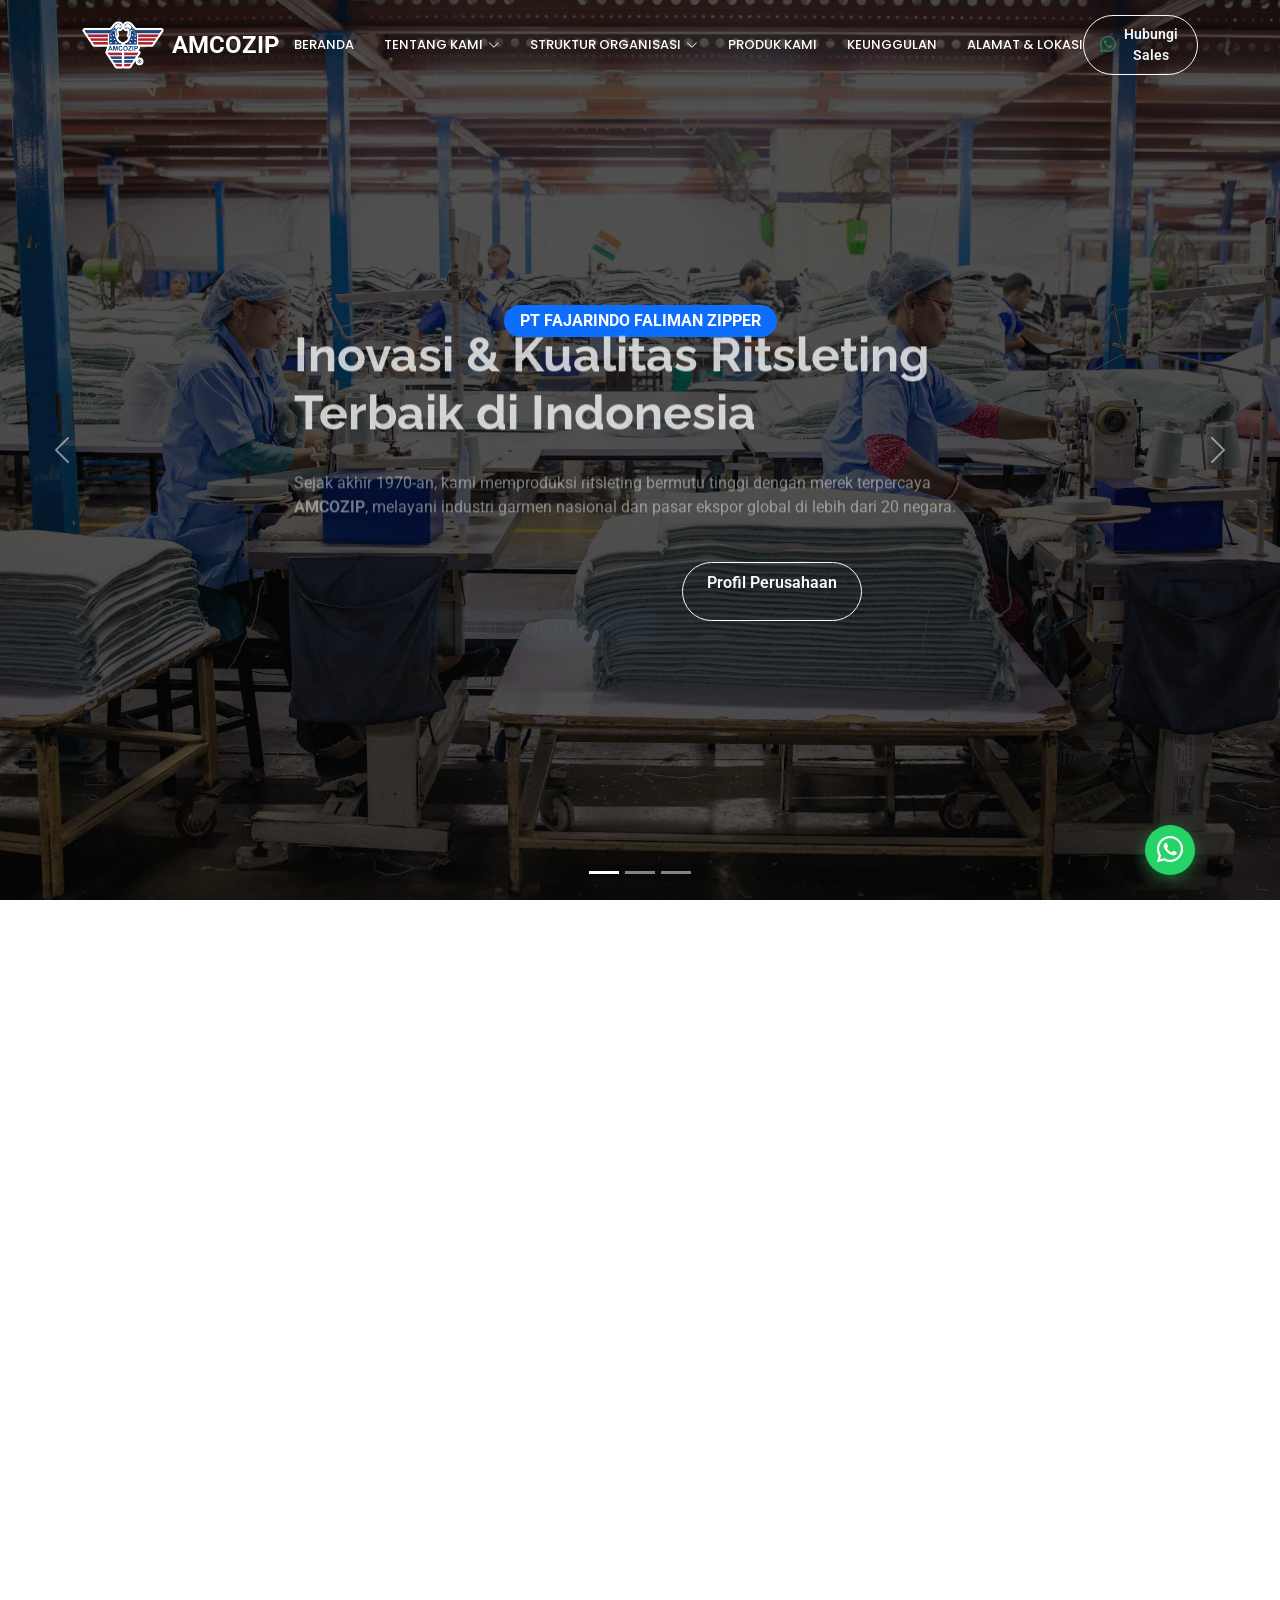
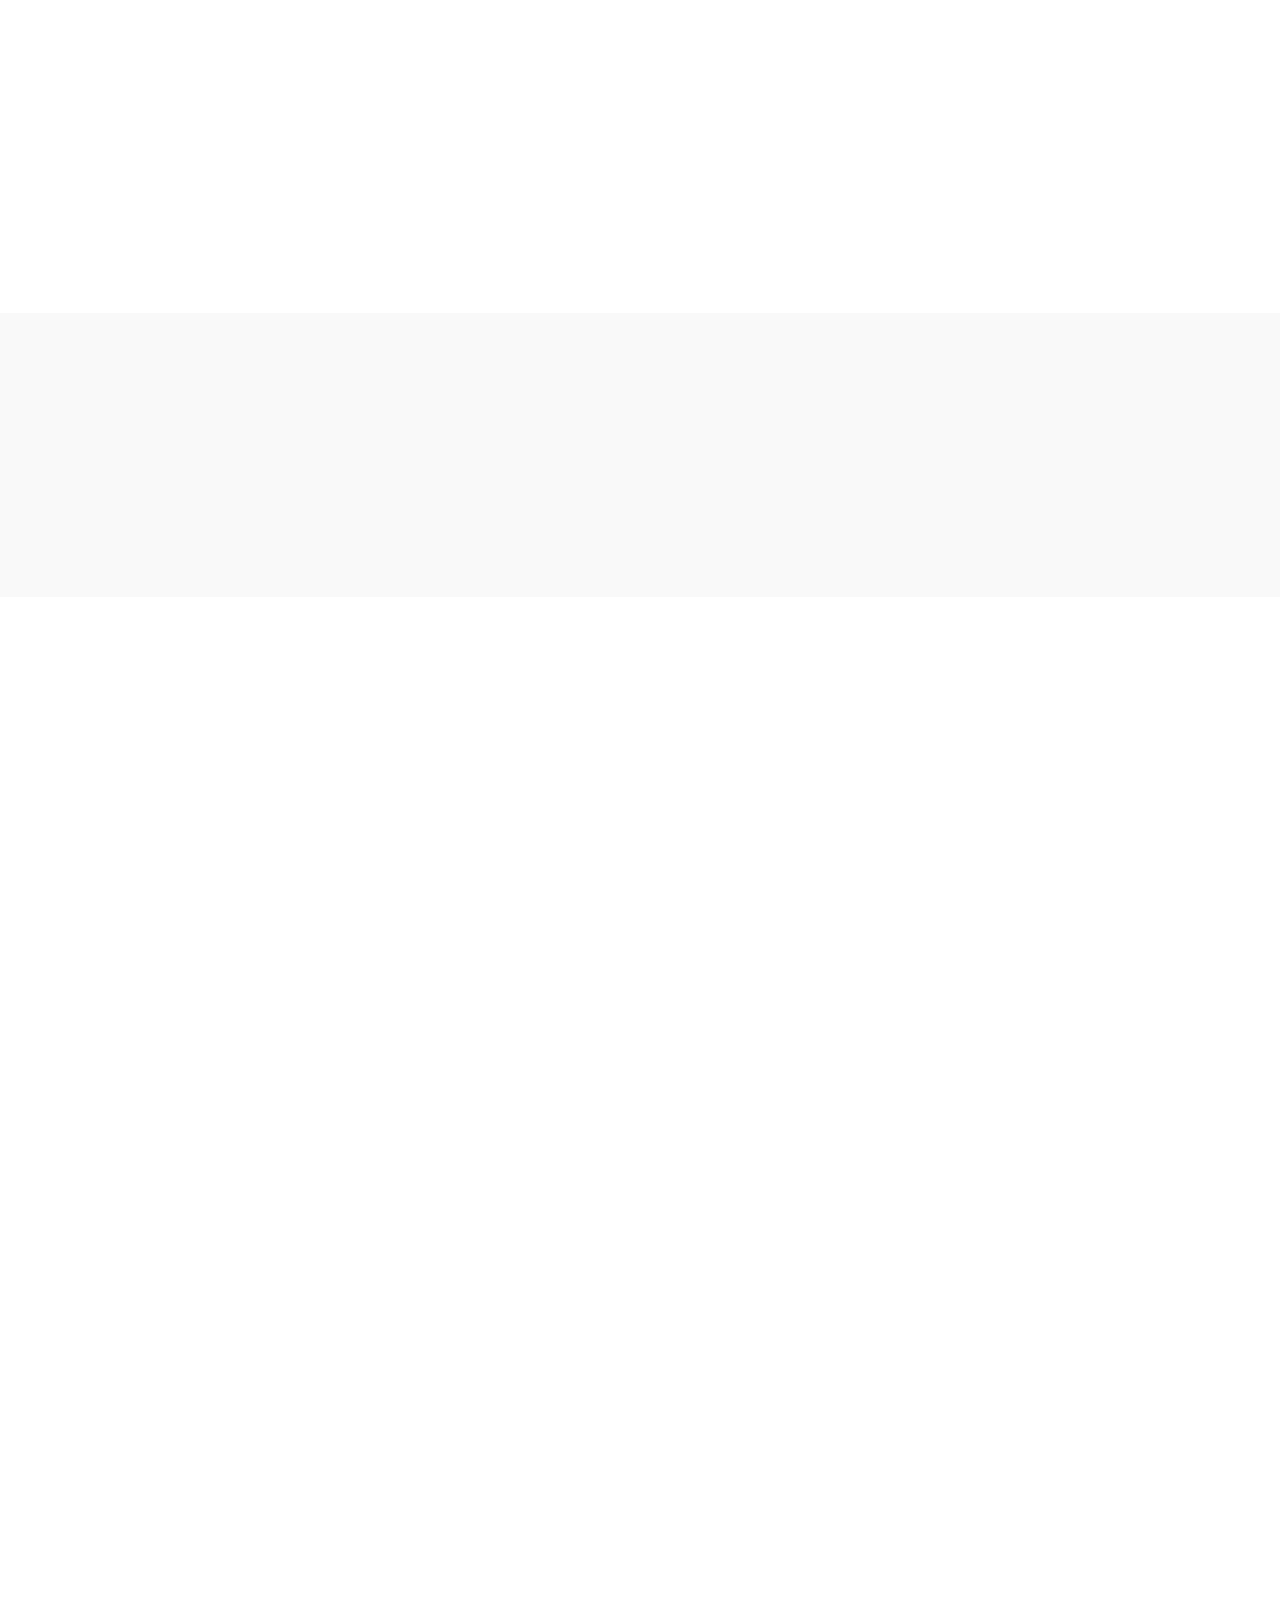
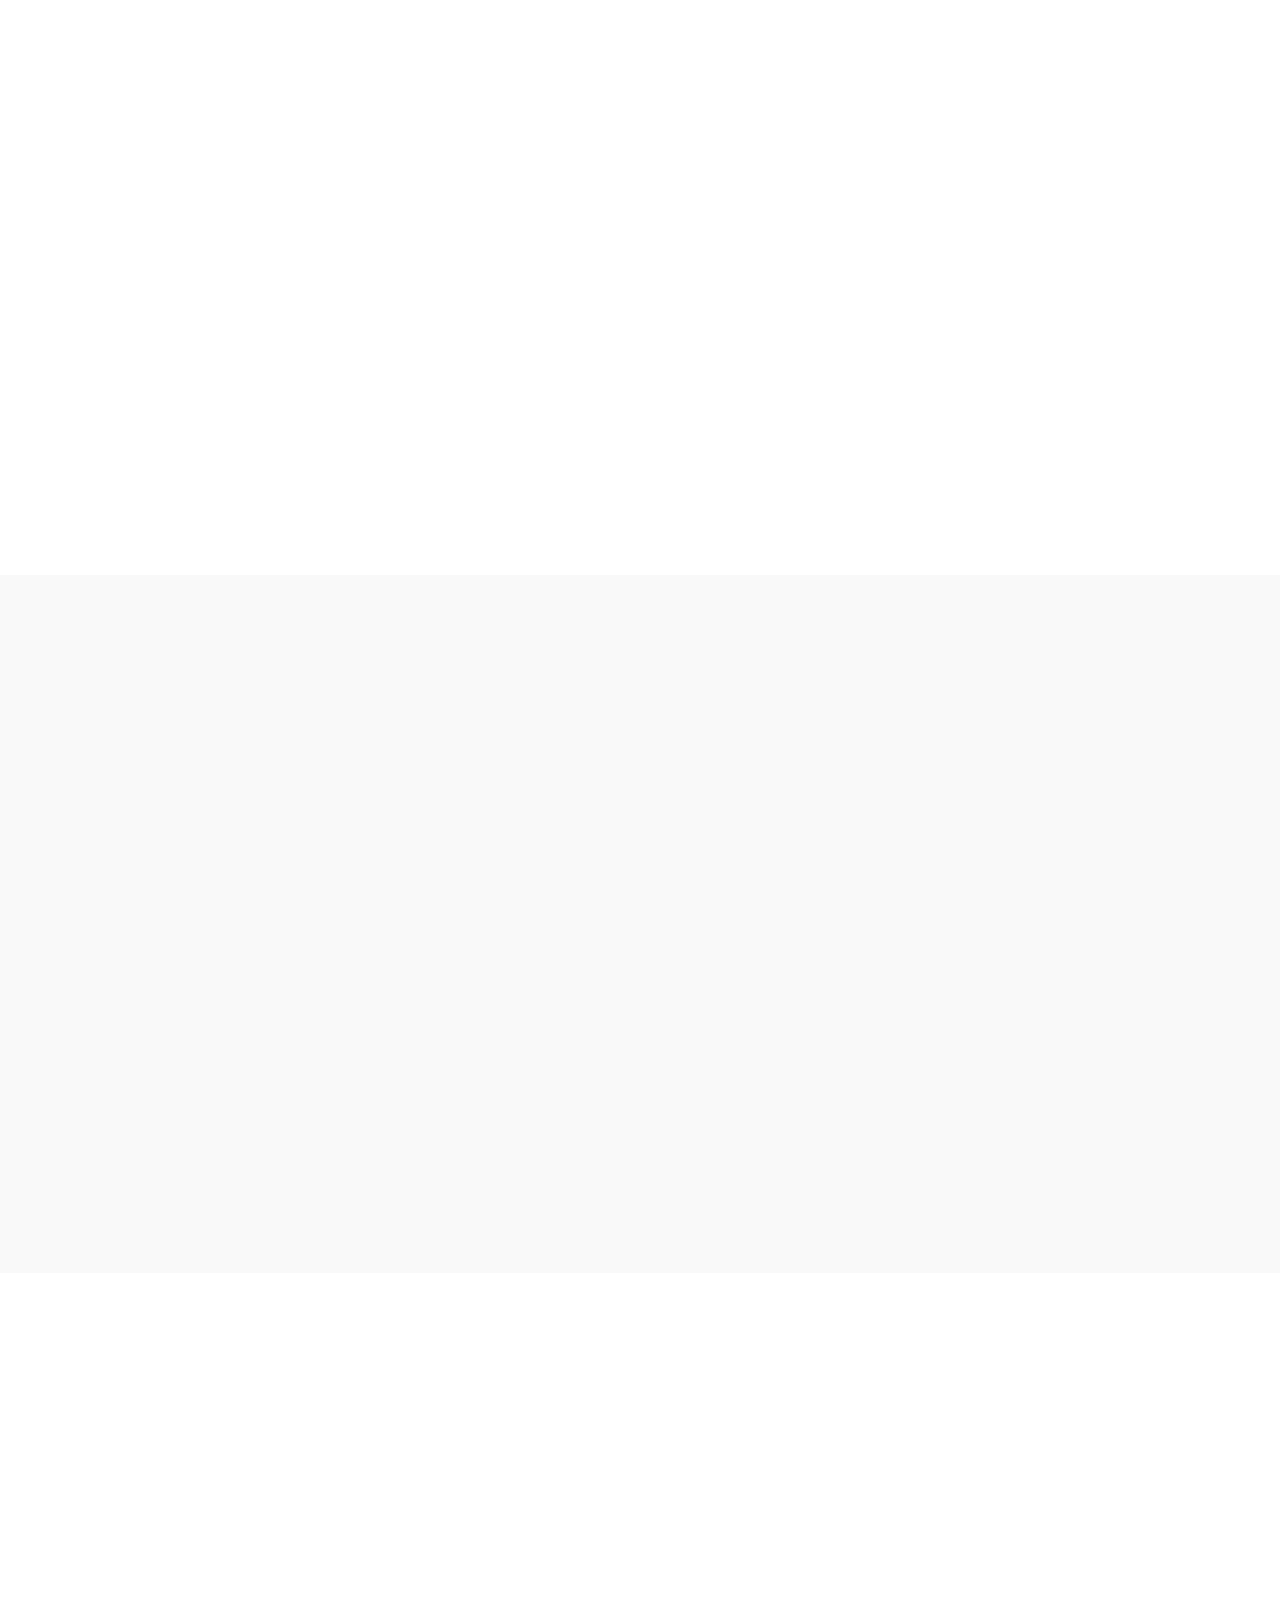
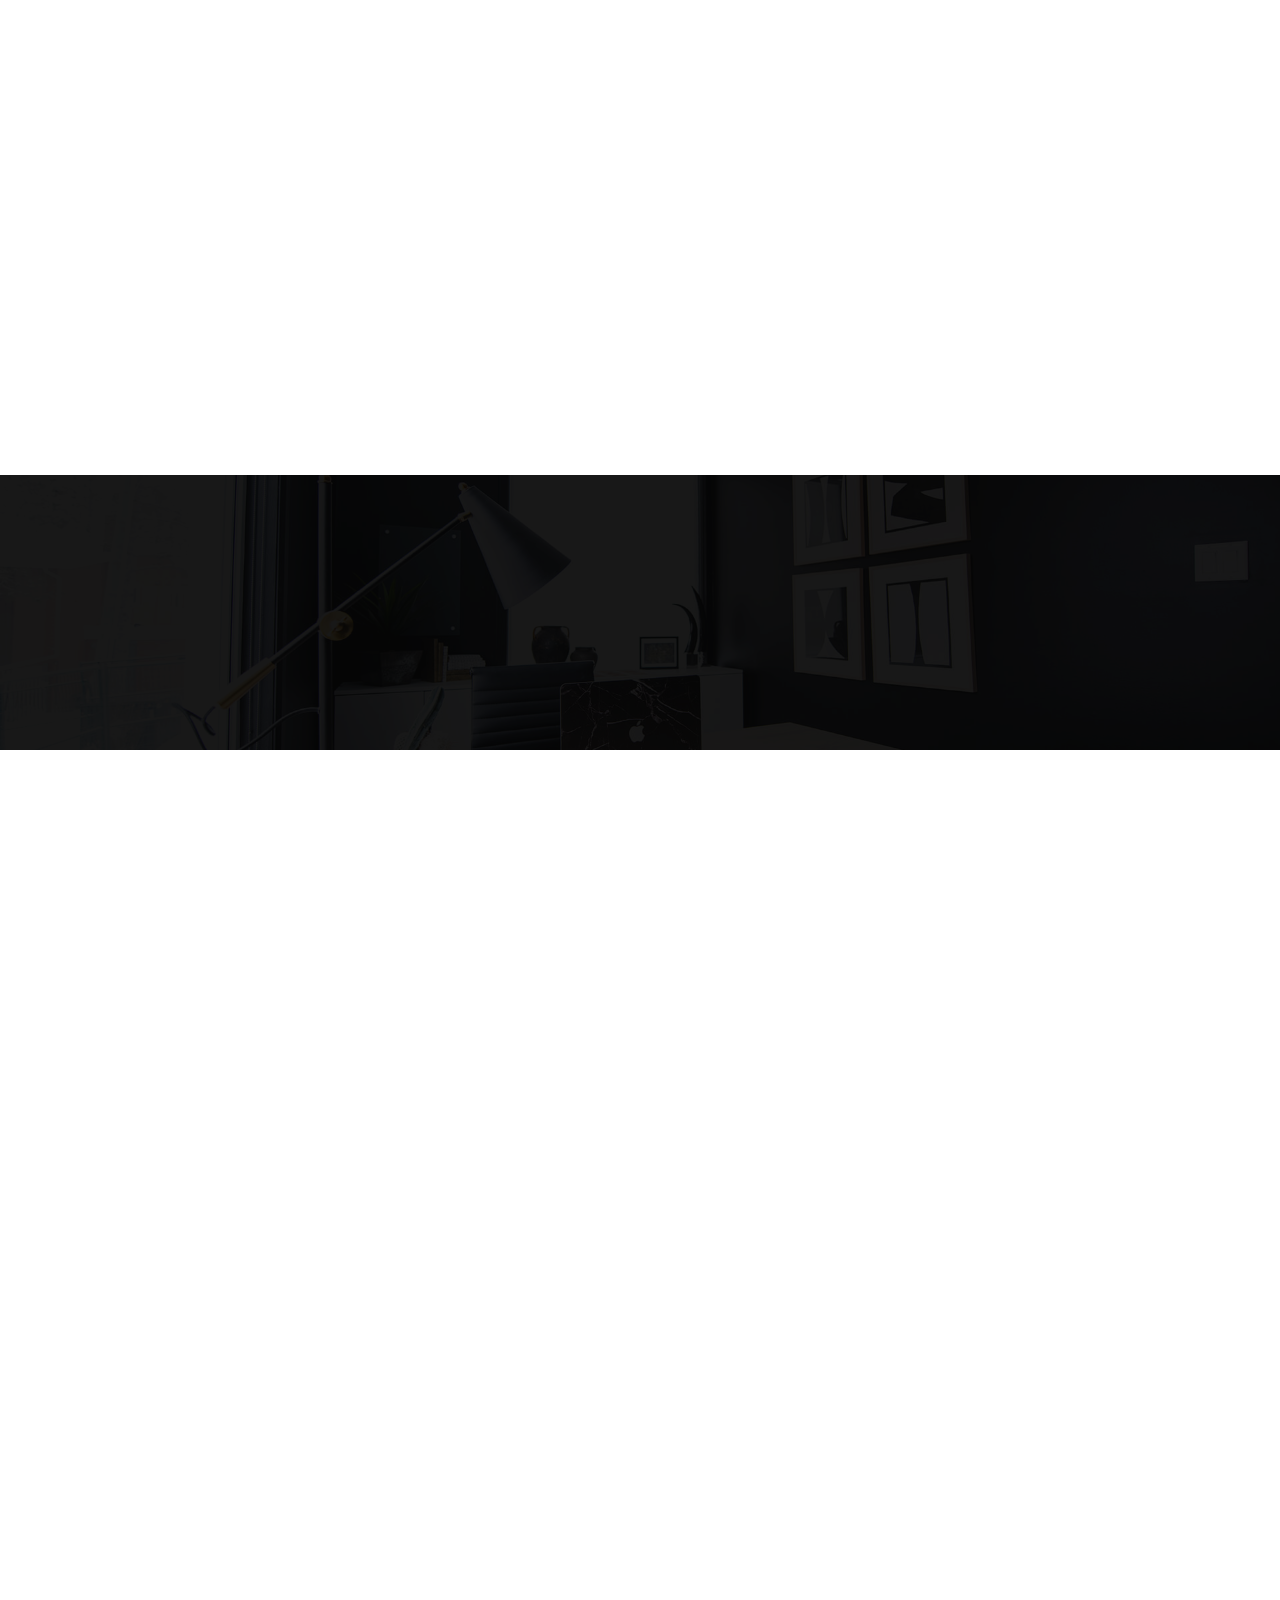
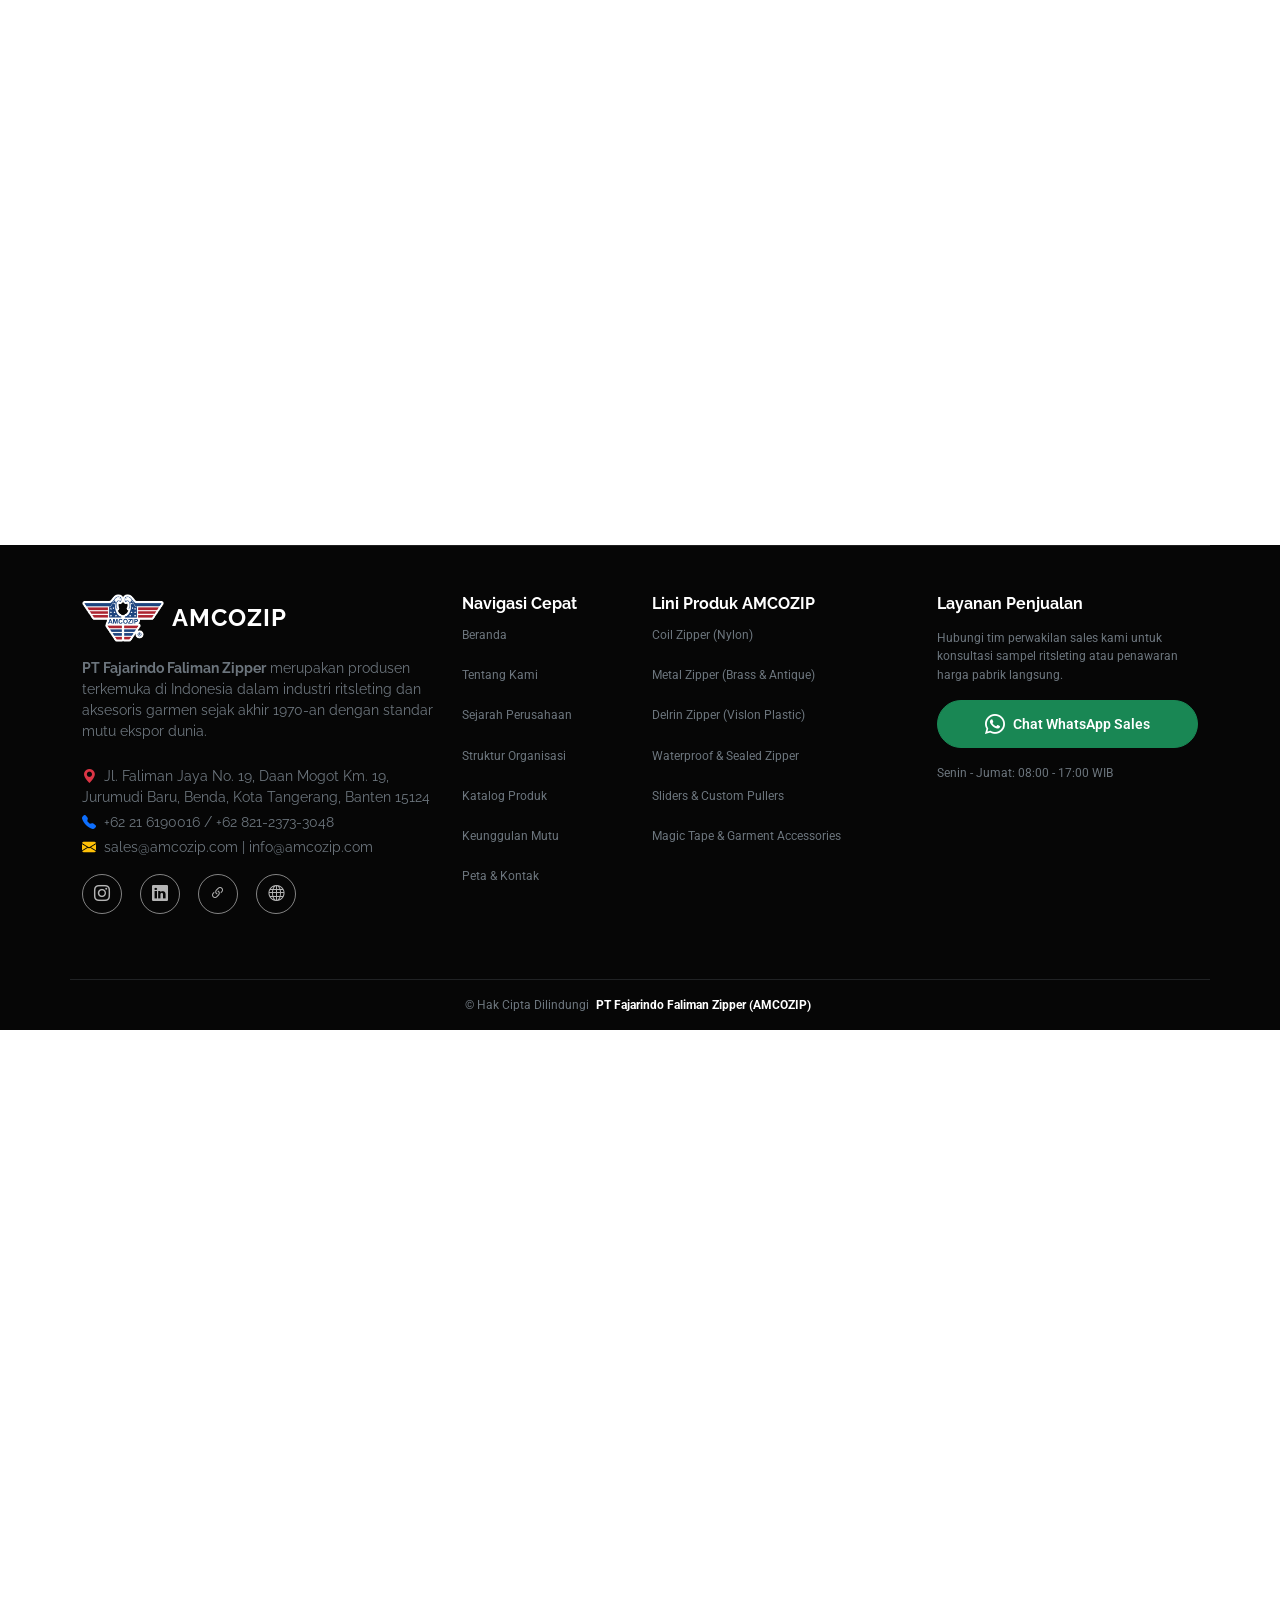
<file: index.html>
<!DOCTYPE html>
<html lang="id">
<head>
  <meta charset="utf-8">
  <meta http-equiv="refresh" content="0; url=Hidayah/index.html">
  <link rel="icon" type="image/png" href="Hidayah/assets/img/favicon.png?v=2">
  <link rel="shortcut icon" type="image/png" href="Hidayah/assets/img/favicon.png?v=2">
  <title>PT Fajarindo Faliman Zipper | AMCOZIP</title>
</head>
<body>
  <p>Mengarahkan ke website resmi AMCOZIP... <a href="Hidayah/index.html">Klik di sini jika tidak otomatis beralih</a>.</p>
</body>
</html>
</file>
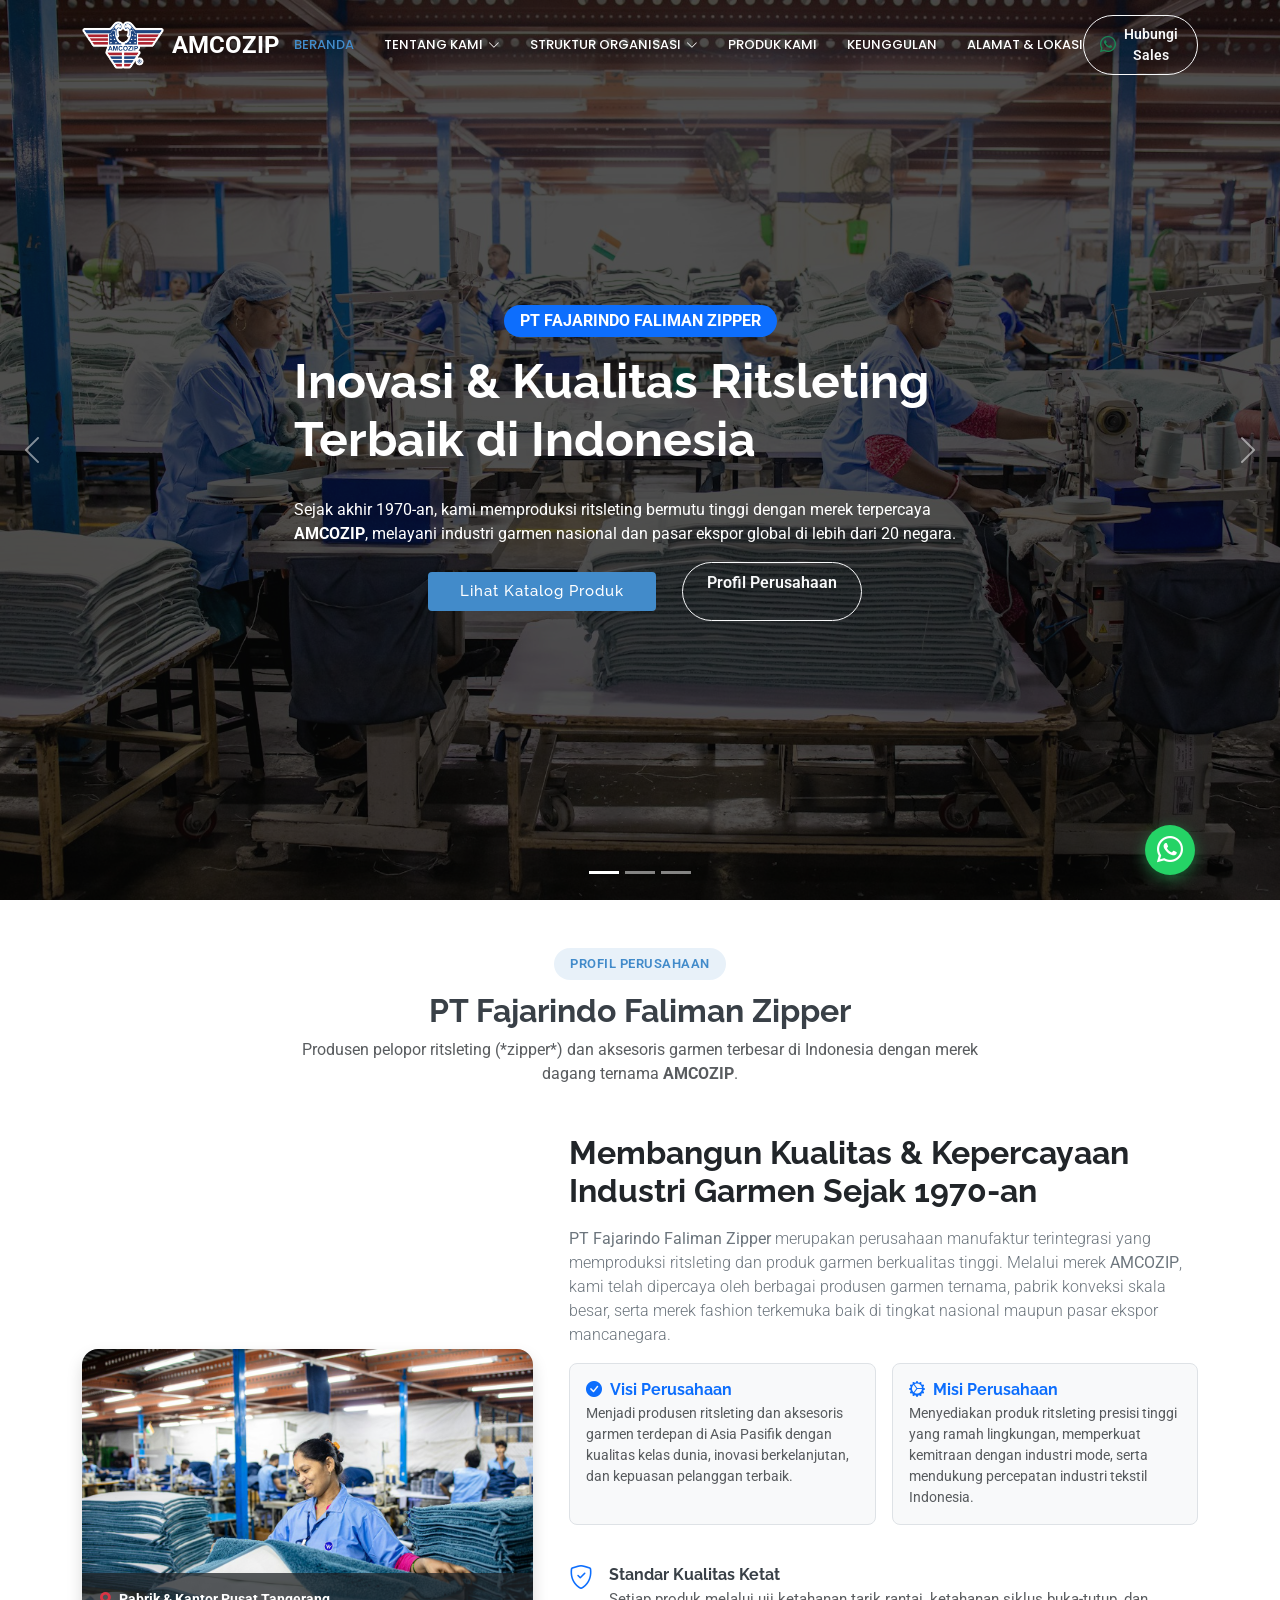
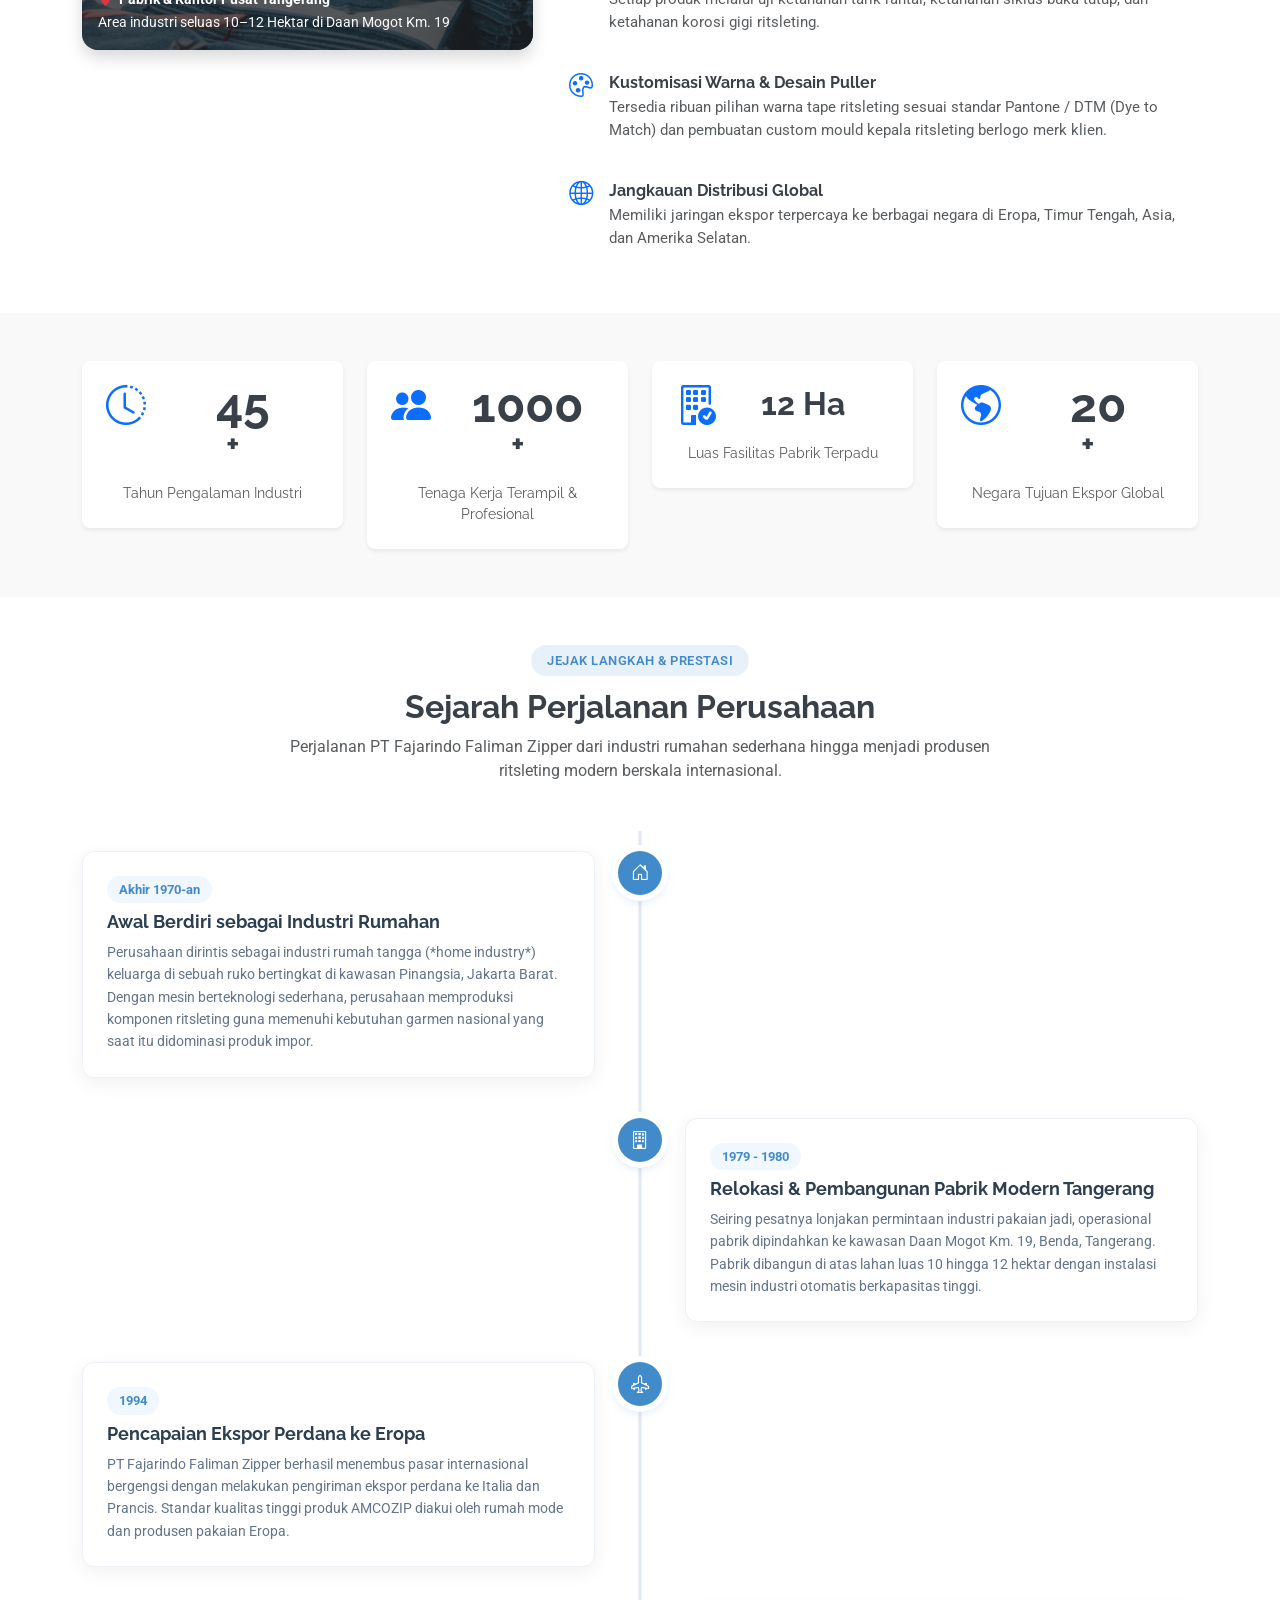
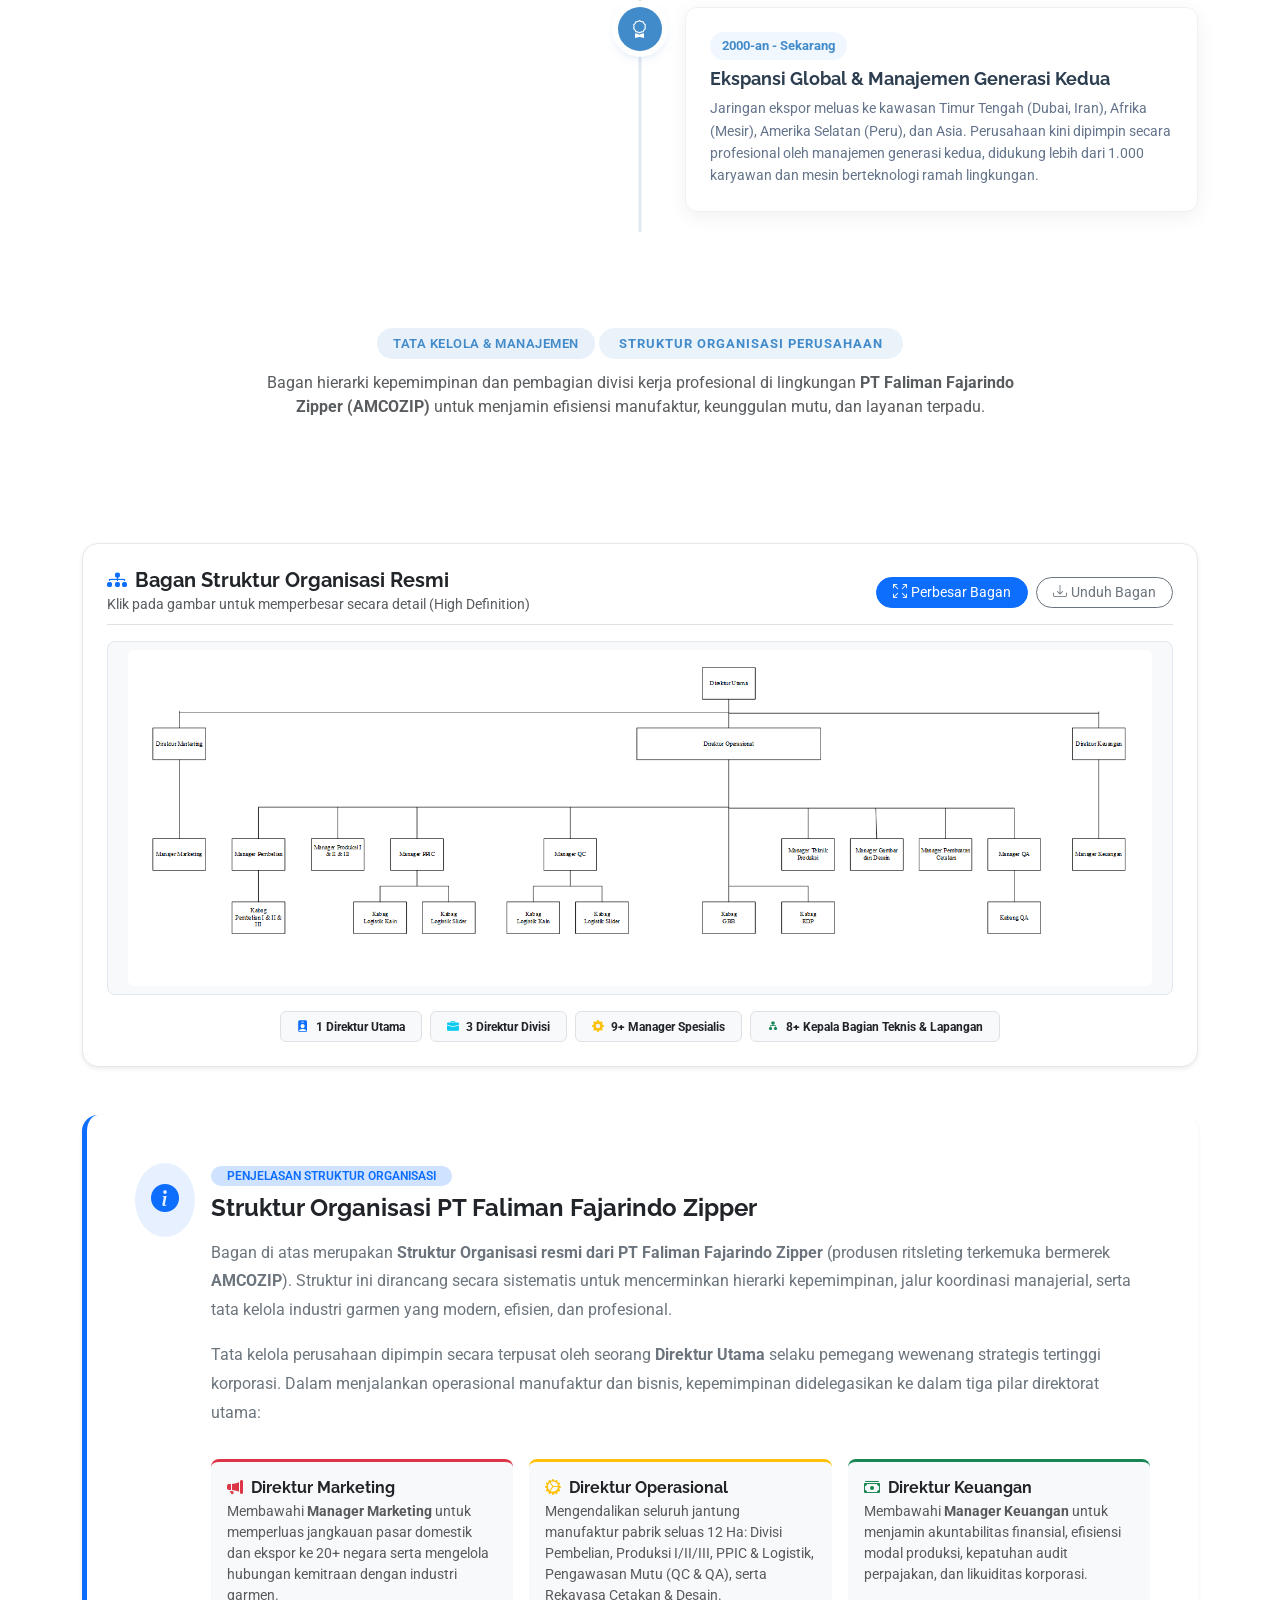
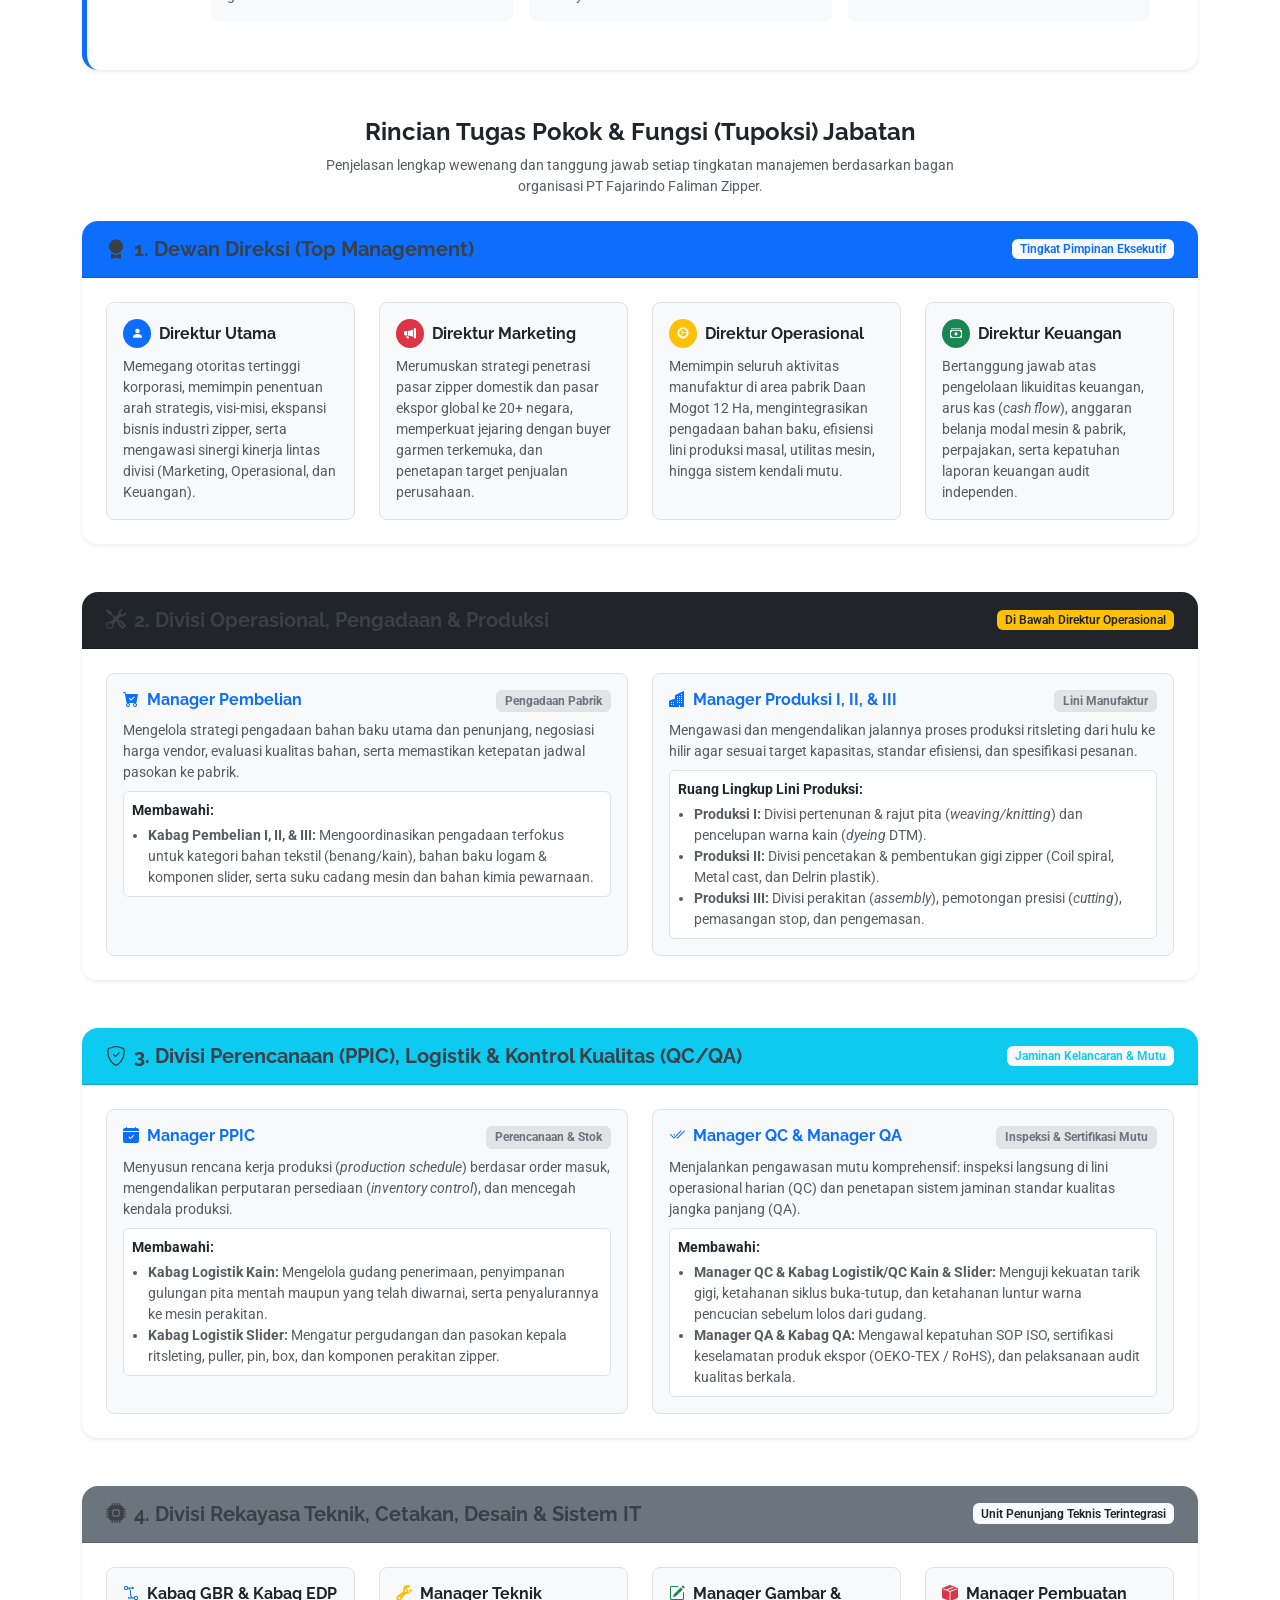
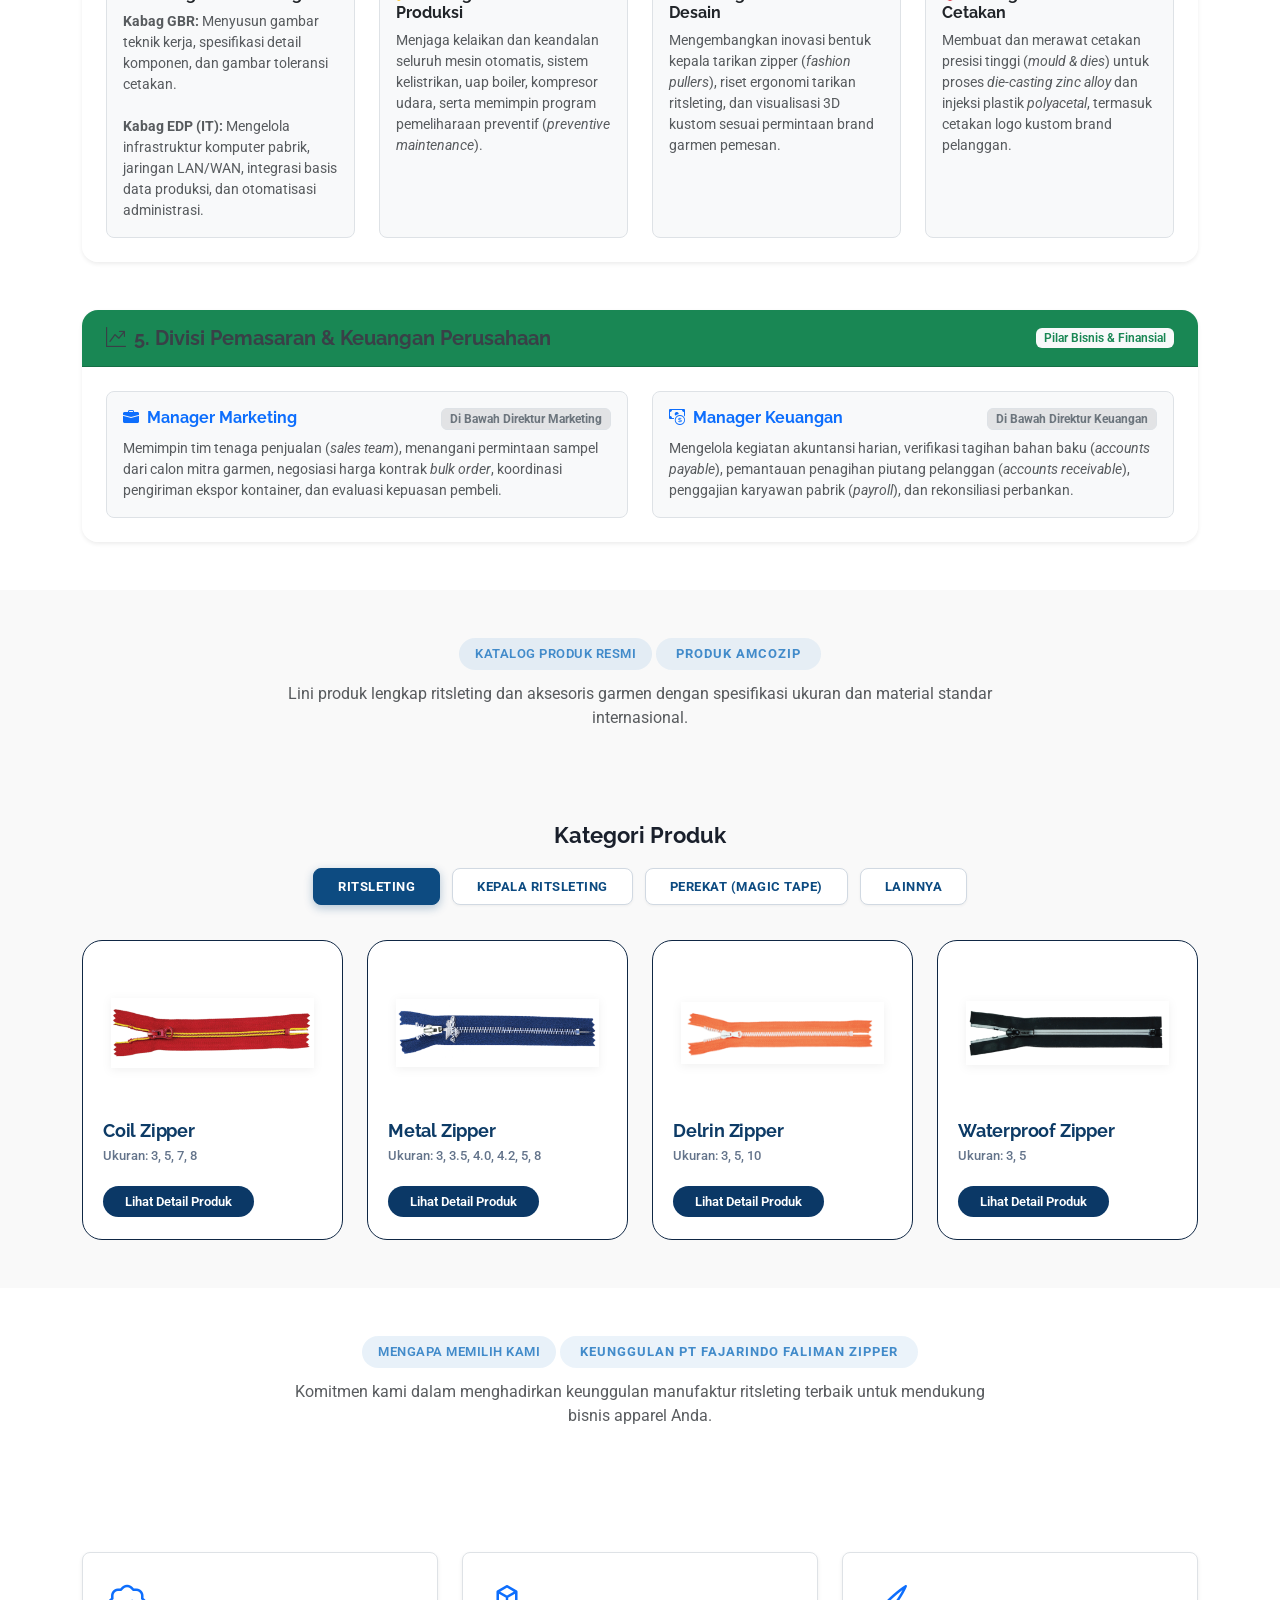
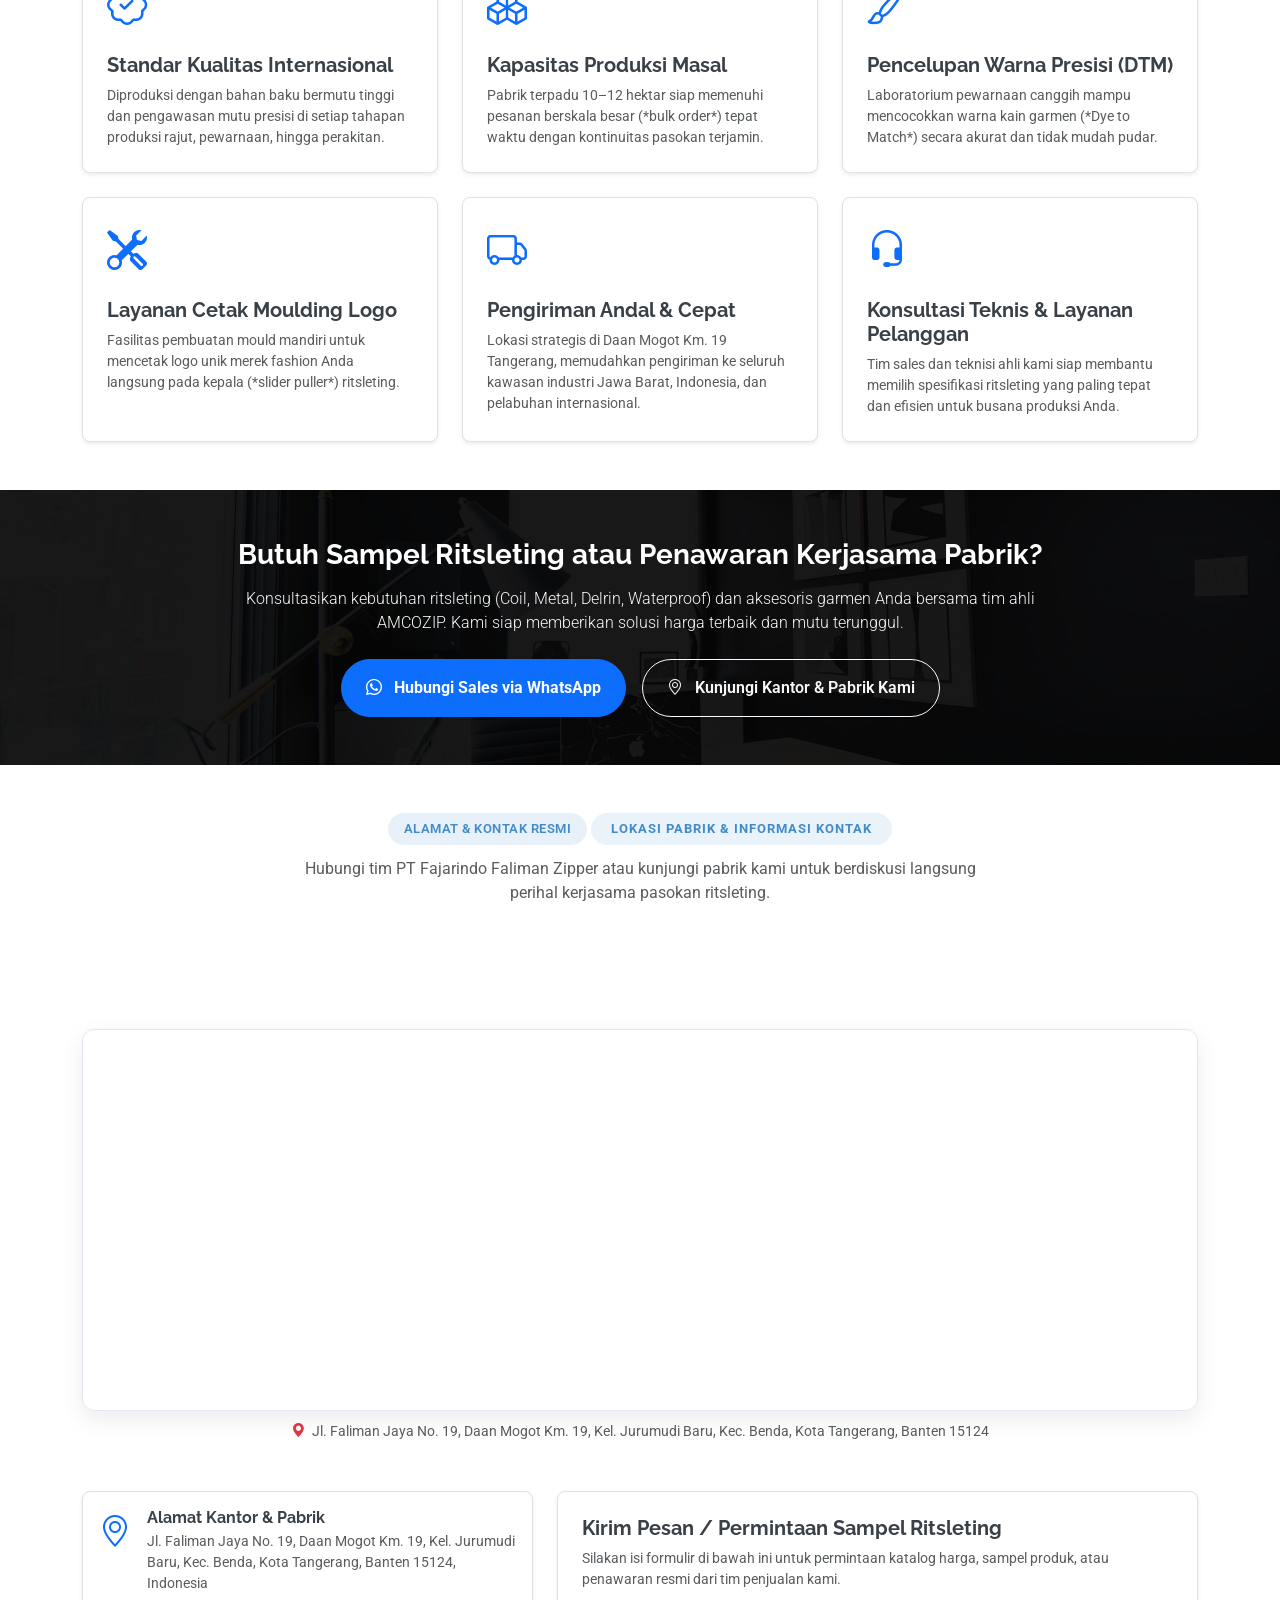
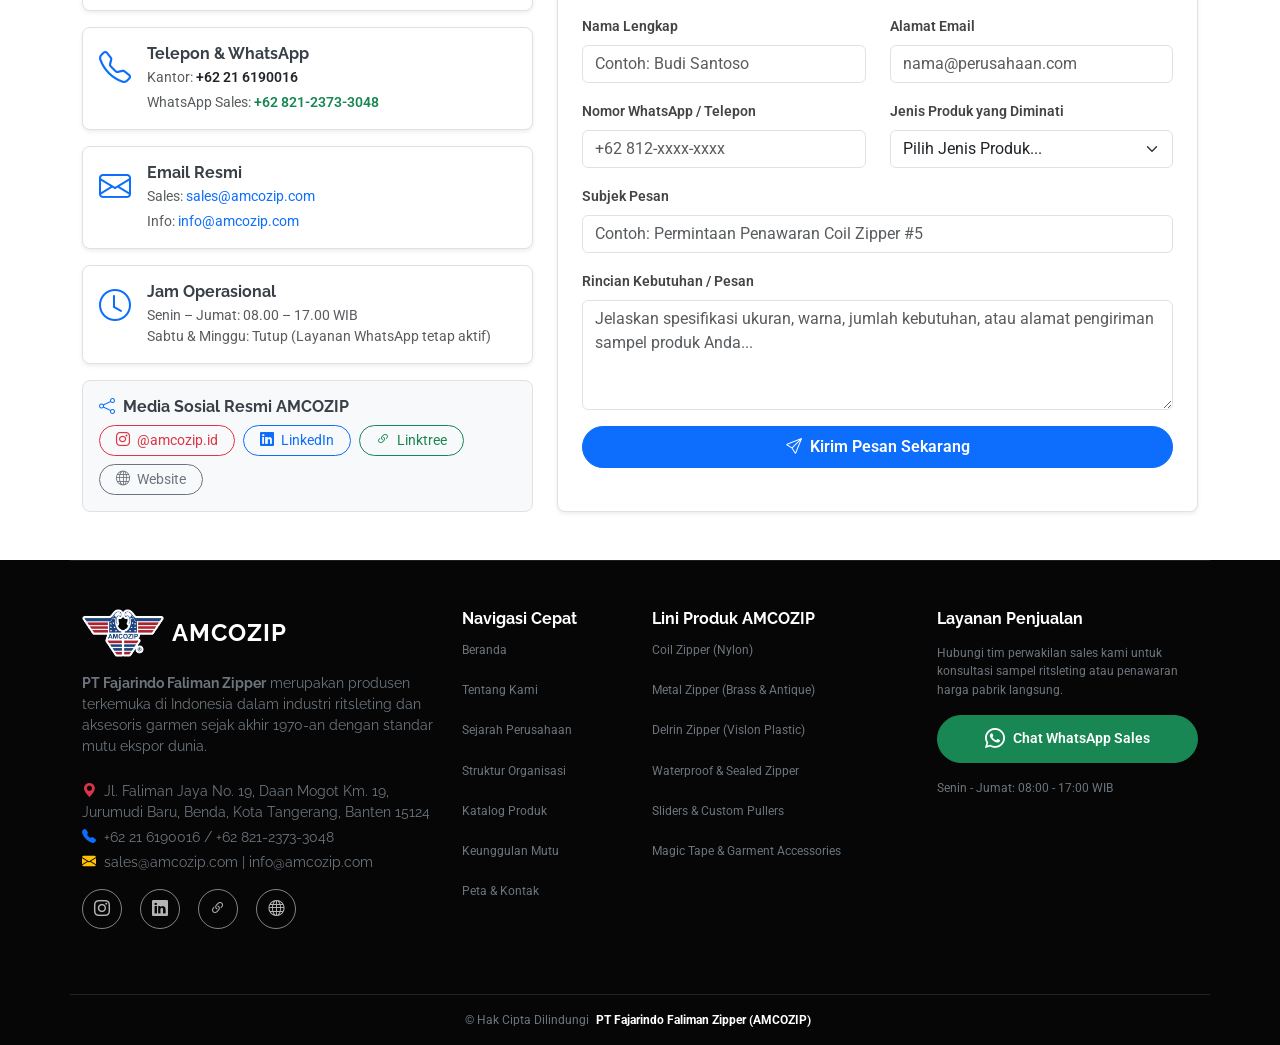
<file: Hidayah/index.html>
<!DOCTYPE html>
<html lang="id">

<head>
  <meta charset="utf-8">
  <meta content="width=device-width, initial-scale=1.0" name="viewport">
  <title>PT Fajarindo Faliman Zipper | AMCOZIP - Produsen Ritsleting & Aksesoris Garmen Terkemuka</title>
  <meta name="description" content="PT Fajarindo Faliman Zipper (AMCOZIP) adalah produsen ritsleting (zipper) dan aksesoris garmen terkemuka di Indonesia sejak akhir 1970-an. Memproduksi Coil, Metal, Delrin, Waterproof Zipper, Slider, dan Magic Tape berkualitas ekspor.">
  <meta name="keywords" content="amcozip, fajarindo faliman zipper, pabrik ritsleting indonesia, produsen zipper tangerang, coil zipper, metal zipper, delrin zipper, waterproof zipper, slider puller, aksesoris garmen">

  <!-- Favicons -->
  <link href="assets/img/favicon.png?v=2" rel="icon" type="image/png">
  <link href="assets/img/apple-touch-icon.png?v=2" rel="apple-touch-icon">
  <link rel="shortcut icon" href="assets/img/favicon.png?v=2" type="image/png">

  <!-- Fonts -->
  <link href="https://fonts.googleapis.com" rel="preconnect">
  <link href="https://fonts.gstatic.com" rel="preconnect" crossorigin>
  <link href="https://fonts.googleapis.com/css2?family=Roboto:ital,wght@0,100;0,300;0,400;0,500;0,700;0,900;1,100;1,300;1,400;1,500;1,700;1,900&family=Poppins:ital,wght@0,100;0,200;0,300;0,400;0,500;0,600;0,700;0,800;0,900;1,100;1,200;1,300;1,400;1,500;1,600;1,700;1,800;1,900&family=Raleway:ital,wght@0,100;0,200;0,300;0,400;0,500;0,600;0,700;0,800;0,900;1,100;1,200;1,300;1,400;1,500;1,600;1,700;1,800;1,900&display=swap" rel="stylesheet">

  <!-- Vendor CSS Files -->
  <link href="assets/vendor/bootstrap/css/bootstrap.min.css" rel="stylesheet">
  <link href="assets/vendor/bootstrap-icons/bootstrap-icons.css" rel="stylesheet">
  <link href="assets/vendor/aos/aos.css" rel="stylesheet">
  <link href="assets/vendor/glightbox/css/glightbox.min.css" rel="stylesheet">
  <link href="assets/vendor/swiper/swiper-bundle.min.css" rel="stylesheet">

  <!-- Main CSS File -->
  <link href="assets/css/main.css" rel="stylesheet">
</head>

<body class="index-page">

  <!-- Header -->
  <header id="header" class="header d-flex align-items-center fixed-top">
    <div class="container-fluid container-xl position-relative d-flex align-items-center justify-content-between">

      <a href="index.html" class="logo d-flex align-items-center text-decoration-none">
        <img src="assets/img/logo.png" alt="AMCOZIP Logo" style="max-height: 48px; width: auto; object-fit: contain;" class="me-2">
        <span class="sitename fs-4 fw-bold tracking-tight text-white">AMCOZIP</span>
      </a>

      <nav id="navmenu" class="navmenu">
        <ul>
          <li><a href="#hero" class="active">Beranda</a></li>
          <li class="dropdown"><a href="#about"><span>Tentang Kami</span> <i class="bi bi-chevron-down toggle-dropdown"></i></a>
            <ul>
              <li><a href="#about">Profil Perusahaan</a></li>
              <li><a href="#history">Sejarah Perusahaan</a></li>
              <li><a href="#organization">Struktur Organisasi</a></li>
            </ul>
          </li>
          <li class="dropdown"><a href="#organization"><span>Struktur Organisasi</span> <i class="bi bi-chevron-down toggle-dropdown"></i></a>
            <ul>
              <li><a href="#organization">Bagan Struktur Organisasi</a></li>
              <li><a href="#tupoksi-direksi">Dewan Direksi</a></li>
              <li><a href="#tupoksi-operasional">Divisi Operasional & Produksi</a></li>
              <li><a href="#tupoksi-ppic-qc">Divisi PPIC, QC & QA</a></li>
              <li><a href="#tupoksi-teknik-qa">Divisi Teknik & Cetakan</a></li>
              <li><a href="#tupoksi-marketing-finance">Divisi Marketing & Keuangan</a></li>
            </ul>
          </li>
          <li><a href="#products">Produk Kami</a></li>
          <li><a href="#features">Keunggulan</a></li>
          <li><a href="#contact">Alamat & Lokasi</a></li>
        </ul>
        <i class="mobile-nav-toggle d-xl-none bi bi-list"></i>
      </nav>

      <a class="btn btn-outline-light btn-sm d-none d-md-inline-flex align-items-center gap-1 rounded-pill px-3 py-2 fw-semibold" href="https://wa.me/6282123733048" target="_blank">
        <i class="bi bi-whatsapp text-success fs-6"></i> Hubungi Sales
      </a>

    </div>
  </header>

  <main class="main">

    <!-- Hero Section (Beranda) -->
    <section id="hero" class="hero section dark-background position-relative">

      <div id="hero-carousel" class="carousel slide carousel-fade" data-bs-ride="carousel" data-bs-interval="5000">

        <!-- Slide 1 -->
        <div class="carousel-item active">
          <img src="assets/img/hero-carousel/hero-carousel-1.jpg" alt="Pabrik AMCOZIP Tangerang">
          <div class="carousel-container">
            <span class="badge bg-primary px-3 py-2 rounded-pill text-uppercase mb-3 fs-6">PT Fajarindo Faliman Zipper</span>
            <h2>Inovasi & Kualitas Ritsleting Terbaik di Indonesia</h2>
            <p>Sejak akhir 1970-an, kami memproduksi ritsleting bermutu tinggi dengan merek terpercaya <strong>AMCOZIP</strong>, melayani industri garmen nasional dan pasar ekspor global di lebih dari 20 negara.</p>
            <div class="d-flex gap-3 justify-content-center flex-wrap">
              <a href="#products" class="btn-get-started">Lihat Katalog Produk</a>
              <a href="#about" class="btn btn-outline-light rounded-pill px-4 py-2 fw-semibold">Profil Perusahaan</a>
            </div>
          </div>
        </div>

        <!-- Slide 2 -->
        <div class="carousel-item">
          <img src="assets/img/hero-carousel/hero-carousel-2.jpg" alt="Produksi Zipper AMCOZIP">
          <div class="carousel-container">
            <span class="badge bg-info px-3 py-2 rounded-pill text-uppercase mb-3 fs-6">Kapasitas Produksi Masal</span>
            <h2>Solusi Komprehensif Aksesoris Garmen Modern</h2>
            <p>Dari Coil, Metal, Delrin, hingga Waterproof Zipper dan Custom Slider Puller dengan teknologi mesin presisi tinggi untuk industri pakaian, tas, koper, dan perlengkapan outdoor.</p>
            <div class="d-flex gap-3 justify-content-center flex-wrap">
              <a href="#products" class="btn-get-started">Jelajahi Produk</a>
              <a href="#contact" class="btn btn-outline-light rounded-pill px-4 py-2 fw-semibold">Hubungi Kami</a>
            </div>
          </div>
        </div>

        <!-- Slide 3 -->
        <div class="carousel-item">
          <img src="assets/img/hero-carousel/hero-carousel-3.jpg" alt="Katalog Ritsleting Berwarna AMCOZIP">
          <div class="carousel-container">
            <span class="badge bg-success px-3 py-2 rounded-pill text-uppercase mb-3 fs-6">Standar Mutu Internasional</span>
            <h2>Presisi Kuat, Tahan Lama, & Pilihan Warna Tak Terbatas</h2>
            <p>Didukung fasilitas laboratorium uji kekuatan tarik, ketahanan luntur warna, serta ramah lingkungan untuk memenuhi standar ketat brand fashion internasional ternama.</p>
            <div class="d-flex gap-3 justify-content-center flex-wrap">
              <a href="#history" class="btn-get-started">Sejarah Perusahaan</a>
              <a href="#contact" class="btn btn-outline-light rounded-pill px-4 py-2 fw-semibold">Peta & Lokasi Pabrik</a>
            </div>
          </div>
        </div>

        <a class="carousel-control-prev" href="#hero-carousel" role="button" data-bs-slide="prev">
          <span class="carousel-control-prev-icon bi bi-chevron-left" aria-hidden="true"></span>
        </a>

        <a class="carousel-control-next" href="#hero-carousel" role="button" data-bs-slide="next">
          <span class="carousel-control-next-icon bi bi-chevron-right" aria-hidden="true"></span>
        </a>

        <ol class="carousel-indicators"></ol>

      </div>

    </section><!-- /Hero Section -->

    <!-- About Section (Tentang Perusahaan) -->
    <section id="about" class="about section py-5">

      <div class="container" data-aos="fade-up">

        <div class="text-center mb-5">
          <span class="brand-badge">Profil Perusahaan</span>
          <h2 class="fw-bold">PT Fajarindo Faliman Zipper</h2>
          <p class="text-muted mx-auto" style="max-width: 720px;">Produsen pelopor ritsleting (*zipper*) dan aksesoris garmen terbesar di Indonesia dengan merek dagang ternama <strong>AMCOZIP</strong>.</p>
        </div>

        <div class="row gy-4 align-items-center">

          <div class="col-lg-5" data-aos="fade-up" data-aos-delay="200">
            <div class="position-relative overflow-hidden rounded-4 shadow">
              <img src="assets/img/about.jpg" class="img-fluid w-100" alt="Fasilitas Pabrik PT Fajarindo Faliman Zipper">
              <div class="position-absolute bottom-0 start-0 w-100 p-3 bg-dark bg-opacity-75 text-white">
                <small class="fw-bold d-block"><i class="bi bi-geo-alt-fill text-danger me-1"></i> Pabrik & Kantor Pusat Tangerang</small>
                <small class="text-light">Area industri seluas 10–12 Hektar di Daan Mogot Km. 19</small>
              </div>
            </div>
          </div>

          <div class="col-lg-7 content ps-lg-4" data-aos="fade-up" data-aos-delay="100">
            <h3 class="fw-bold text-dark mb-3">Membangun Kualitas & Kepercayaan Industri Garmen Sejak 1970-an</h3>
            <p class="lead fs-6 text-secondary mb-3">
              <strong>PT Fajarindo Faliman Zipper</strong> merupakan perusahaan manufaktur terintegrasi yang memproduksi ritsleting dan produk garmen berkualitas tinggi. Melalui merek <strong>AMCOZIP</strong>, kami telah dipercaya oleh berbagai produsen garmen ternama, pabrik konveksi skala besar, serta merek fashion terkemuka baik di tingkat nasional maupun pasar ekspor mancanegara.
            </p>
            
            <div class="row g-3 mb-4">
              <div class="col-md-6">
                <div class="p-3 border rounded-3 bg-light h-100">
                  <h6 class="fw-bold text-primary mb-1"><i class="bi bi-check-circle-fill me-2"></i>Visi Perusahaan</h6>
                  <p class="small text-muted mb-0">Menjadi produsen ritsleting dan aksesoris garmen terdepan di Asia Pasifik dengan kualitas kelas dunia, inovasi berkelanjutan, dan kepuasan pelanggan terbaik.</p>
                </div>
              </div>
              <div class="col-md-6">
                <div class="p-3 border rounded-3 bg-light h-100">
                  <h6 class="fw-bold text-primary mb-1"><i class="bi bi-gear-wide-connected me-2"></i>Misi Perusahaan</h6>
                  <p class="small text-muted mb-0">Menyediakan produk ritsleting presisi tinggi yang ramah lingkungan, memperkuat kemitraan dengan industri mode, serta mendukung percepatan industri tekstil Indonesia.</p>
                </div>
              </div>
            </div>

            <ul class="list-unstyled">
              <li class="d-flex align-items-start mb-3">
                <i class="bi bi-shield-check text-primary fs-4 me-3"></i>
                <div>
                  <h6 class="fw-bold mb-1">Standar Kualitas Ketat</h6>
                  <p class="small text-muted mb-0">Setiap produk melalui uji ketahanan tarik rantai, ketahanan siklus buka-tutup, dan ketahanan korosi gigi ritsleting.</p>
                </div>
              </li>
              <li class="d-flex align-items-start mb-3">
                <i class="bi bi-palette text-primary fs-4 me-3"></i>
                <div>
                  <h6 class="fw-bold mb-1">Kustomisasi Warna & Desain Puller</h6>
                  <p class="small text-muted mb-0">Tersedia ribuan pilihan warna tape ritsleting sesuai standar Pantone / DTM (Dye to Match) dan pembuatan custom mould kepala ritsleting berlogo merk klien.</p>
                </div>
              </li>
              <li class="d-flex align-items-start">
                <i class="bi bi-globe2 text-primary fs-4 me-3"></i>
                <div>
                  <h6 class="fw-bold mb-1">Jangkauan Distribusi Global</h6>
                  <p class="small text-muted mb-0">Memiliki jaringan ekspor terpercaya ke berbagai negara di Eropa, Timur Tengah, Asia, dan Amerika Selatan.</p>
                </div>
              </li>
            </ul>

          </div>

        </div>

      </div>

    </section><!-- /About Section -->

    <!-- Stats Section -->
    <section id="stats" class="stats section light-background py-5">

      <div class="container" data-aos="fade-up" data-aos-delay="100">

        <div class="row gy-4 text-center">

          <div class="col-lg-3 col-md-6">
            <div class="stats-item p-4 bg-white rounded-3 shadow-sm">
              <i class="bi bi-clock-history fs-1 text-primary mb-2"></i>
              <h2 class="fw-bold mb-1"><span data-purecounter-start="0" data-purecounter-end="45" data-purecounter-duration="1" class="purecounter">45</span>+</h2>
              <p class="text-muted m-0">Tahun Pengalaman Industri</p>
            </div>
          </div>

          <div class="col-lg-3 col-md-6">
            <div class="stats-item p-4 bg-white rounded-3 shadow-sm">
              <i class="bi bi-people-fill fs-1 text-primary mb-2"></i>
              <h2 class="fw-bold mb-1"><span data-purecounter-start="0" data-purecounter-end="1000" data-purecounter-duration="1" class="purecounter">1000</span>+</h2>
              <p class="text-muted m-0">Tenaga Kerja Terampil & Profesional</p>
            </div>
          </div>

          <div class="col-lg-3 col-md-6">
            <div class="stats-item p-4 bg-white rounded-3 shadow-sm">
              <i class="bi bi-building-check fs-1 text-primary mb-2"></i>
              <h2 class="fw-bold mb-1"><span>12</span> Ha</h2>
              <p class="text-muted m-0">Luas Fasilitas Pabrik Terpadu</p>
            </div>
          </div>

          <div class="col-lg-3 col-md-6">
            <div class="stats-item p-4 bg-white rounded-3 shadow-sm">
              <i class="bi bi-globe-americas fs-1 text-primary mb-2"></i>
              <h2 class="fw-bold mb-1"><span data-purecounter-start="0" data-purecounter-end="20" data-purecounter-duration="1" class="purecounter">20</span>+</h2>
              <p class="text-muted m-0">Negara Tujuan Ekspor Global</p>
            </div>
          </div>

        </div>

      </div>

    </section><!-- /Stats Section -->

    <!-- History Section (Sejarah Perusahaan) -->
    <section id="history" class="history section py-5">

      <div class="container" data-aos="fade-up">

        <div class="text-center mb-5">
          <span class="brand-badge">Jejak Langkah & Prestasi</span>
          <h2 class="fw-bold">Sejarah Perjalanan Perusahaan</h2>
          <p class="text-muted mx-auto" style="max-width: 700px;">Perjalanan PT Fajarindo Faliman Zipper dari industri rumahan sederhana hingga menjadi produsen ritsleting modern berskala internasional.</p>
        </div>

        <div class="timeline">

          <!-- Milestone 1 -->
          <div class="timeline-item" data-aos="fade-up" data-aos-delay="100">
            <div class="timeline-badge"><i class="bi bi-house-door"></i></div>
            <div class="timeline-content">
              <span class="timeline-year">Akhir 1970-an</span>
              <h4>Awal Berdiri sebagai Industri Rumahan</h4>
              <p>Perusahaan dirintis sebagai industri rumah tangga (*home industry*) keluarga di sebuah ruko bertingkat di kawasan Pinangsia, Jakarta Barat. Dengan mesin berteknologi sederhana, perusahaan memproduksi komponen ritsleting guna memenuhi kebutuhan garmen nasional yang saat itu didominasi produk impor.</p>
            </div>
          </div>

          <!-- Milestone 2 -->
          <div class="timeline-item" data-aos="fade-up" data-aos-delay="200">
            <div class="timeline-badge"><i class="bi bi-building"></i></div>
            <div class="timeline-content">
              <span class="timeline-year">1979 - 1980</span>
              <h4>Relokasi & Pembangunan Pabrik Modern Tangerang</h4>
              <p>Seiring pesatnya lonjakan permintaan industri pakaian jadi, operasional pabrik dipindahkan ke kawasan Daan Mogot Km. 19, Benda, Tangerang. Pabrik dibangun di atas lahan luas 10 hingga 12 hektar dengan instalasi mesin industri otomatis berkapasitas tinggi.</p>
            </div>
          </div>

          <!-- Milestone 3 -->
          <div class="timeline-item" data-aos="fade-up" data-aos-delay="300">
            <div class="timeline-badge"><i class="bi bi-airplane-engines"></i></div>
            <div class="timeline-content">
              <span class="timeline-year">1994</span>
              <h4>Pencapaian Ekspor Perdana ke Eropa</h4>
              <p>PT Fajarindo Faliman Zipper berhasil menembus pasar internasional bergengsi dengan melakukan pengiriman ekspor perdana ke Italia dan Prancis. Standar kualitas tinggi produk AMCOZIP diakui oleh rumah mode dan produsen pakaian Eropa.</p>
            </div>
          </div>

          <!-- Milestone 4 -->
          <div class="timeline-item" data-aos="fade-up" data-aos-delay="400">
            <div class="timeline-badge"><i class="bi bi-award"></i></div>
            <div class="timeline-content">
              <span class="timeline-year">2000-an - Sekarang</span>
              <h4>Ekspansi Global & Manajemen Generasi Kedua</h4>
              <p>Jaringan ekspor meluas ke kawasan Timur Tengah (Dubai, Iran), Afrika (Mesir), Amerika Selatan (Peru), dan Asia. Perusahaan kini dipimpin secara profesional oleh manajemen generasi kedua, didukung lebih dari 1.000 karyawan dan mesin berteknologi ramah lingkungan.</p>
            </div>
          </div>

        </div>

      </div>

    </section><!-- /History Section -->

    <!-- Organization Section (Struktur Organisasi) -->
    <section id="organization" class="organization section py-5">

      <div class="container section-title text-center mb-5" data-aos="fade-up">
        <span class="brand-badge">Tata Kelola & Manajemen</span>
        <h2 class="fw-bold">Struktur Organisasi Perusahaan</h2>
        <p class="text-muted mx-auto" style="max-width: 750px;">Bagan hierarki kepemimpinan dan pembagian divisi kerja profesional di lingkungan <strong>PT Faliman Fajarindo Zipper (AMCOZIP)</strong> untuk menjamin efisiensi manufaktur, keunggulan mutu, dan layanan terpadu.</p>
      </div>

      <div class="container" data-aos="fade-up" data-aos-delay="100">

        <!-- Chart Image Card -->
        <div class="row justify-content-center mb-5">
          <div class="col-12">
            <div class="org-chart-wrapper bg-white p-3 p-md-4 rounded-4 shadow-sm border position-relative">
              <div class="d-flex flex-wrap justify-content-between align-items-center mb-3 pb-2 border-bottom gap-2">
                <div>
                  <h5 class="fw-bold text-dark mb-0"><i class="bi bi-diagram-3-fill text-primary me-2"></i>Bagan Struktur Organisasi Resmi</h5>
                  <small class="text-muted">Klik pada gambar untuk memperbesar secara detail (High Definition)</small>
                </div>
                <div class="d-flex gap-2">
                  <a href="assets/img/struktur-organisasi.png" class="glightbox btn btn-sm btn-primary rounded-pill px-3 py-1 d-inline-flex align-items-center gap-1" data-gallery="org-gallery" title="Bagan Struktur Organisasi PT Faliman Fajarindo Zipper">
                    <i class="bi bi-arrows-fullscreen"></i> Perbesar Bagan
                  </a>
                  <a href="assets/img/struktur-organisasi.png" download="Bagan-Struktur-Organisasi-PT-Faliman-Fajarindo-Zipper.png" class="btn btn-sm btn-outline-secondary rounded-pill px-3 py-1 d-inline-flex align-items-center gap-1">
                    <i class="bi bi-download"></i> Unduh Bagan
                  </a>
                </div>
              </div>

              <div class="org-img-container text-center overflow-auto p-2 bg-light rounded-3">
                <a href="assets/img/struktur-organisasi.png" class="glightbox" data-gallery="org-gallery" title="Bagan Struktur Organisasi PT Faliman Fajarindo Zipper">
                  <img src="assets/img/struktur-organisasi.png" alt="Bagan Struktur Organisasi PT Faliman Fajarindo Zipper" class="img-fluid org-chart-img rounded shadow-xs">
                </a>
              </div>

              <div class="mt-3 d-flex flex-wrap gap-2 justify-content-center text-center">
                <span class="badge bg-light text-dark border px-3 py-2"><i class="bi bi-person-badge-fill text-primary me-1"></i> 1 Direktur Utama</span>
                <span class="badge bg-light text-dark border px-3 py-2"><i class="bi bi-briefcase-fill text-info me-1"></i> 3 Direktur Divisi</span>
                <span class="badge bg-light text-dark border px-3 py-2"><i class="bi bi-gear-fill text-warning me-1"></i> 9+ Manager Spesialis</span>
                <span class="badge bg-light text-dark border px-3 py-2"><i class="bi bi-diagram-2-fill text-success me-1"></i> 8+ Kepala Bagian Teknis & Lapangan</span>
              </div>
            </div>
          </div>
        </div>

        <!-- Brief Explanation Box -->
        <div class="row justify-content-center mb-5" data-aos="fade-up" data-aos-delay="150">
          <div class="col-lg-12">
            <div class="p-4 p-md-5 rounded-4 shadow-sm border-start border-primary border-5 bg-white position-relative">
              <div class="d-flex align-items-start gap-3">
                <div class="p-3 bg-primary bg-opacity-10 rounded-circle text-primary fs-3 d-none d-sm-block flex-shrink-0">
                  <i class="bi bi-info-circle-fill"></i>
                </div>
                <div>
                  <span class="badge bg-primary-subtle text-primary fw-semibold px-3 py-1 rounded-pill text-uppercase mb-2">Penjelasan Struktur Organisasi</span>
                  <h4 class="fw-bold text-dark mb-3">Struktur Organisasi PT Faliman Fajarindo Zipper</h4>
                  <p class="text-secondary fs-6 mb-3" style="line-height: 1.8;">
                    Bagan di atas merupakan <strong>Struktur Organisasi resmi dari PT Faliman Fajarindo Zipper</strong> (produsen ritsleting terkemuka bermerek <strong>AMCOZIP</strong>). Struktur ini dirancang secara sistematis untuk mencerminkan hierarki kepemimpinan, jalur koordinasi manajerial, serta tata kelola industri garmen yang modern, efisien, dan profesional.
                  </p>
                  <p class="text-secondary fs-6 mb-3" style="line-height: 1.8;">
                    Tata kelola perusahaan dipimpin secara terpusat oleh seorang <strong>Direktur Utama</strong> selaku pemegang wewenang strategis tertinggi korporasi. Dalam menjalankan operasional manufaktur dan bisnis, kepemimpinan didelegasikan ke dalam tiga pilar direktorat utama:
                  </p>
                  <div class="row g-3 mt-1">
                    <div class="col-md-4">
                      <div class="p-3 rounded-3 bg-light border-0 border-top border-3 border-danger h-100">
                        <h6 class="fw-bold text-dark mb-1"><i class="bi bi-megaphone-fill text-danger me-2"></i>Direktur Marketing</h6>
                        <p class="small text-muted mb-0">Membawahi <strong>Manager Marketing</strong> untuk memperluas jangkauan pasar domestik dan ekspor ke 20+ negara serta mengelola hubungan kemitraan dengan industri garmen.</p>
                      </div>
                    </div>
                    <div class="col-md-4">
                      <div class="p-3 rounded-3 bg-light border-0 border-top border-3 border-warning h-100">
                        <h6 class="fw-bold text-dark mb-1"><i class="bi bi-gear-wide-connected text-warning me-2"></i>Direktur Operasional</h6>
                        <p class="small text-muted mb-0">Mengendalikan seluruh jantung manufaktur pabrik seluas 12 Ha: Divisi Pembelian, Produksi I/II/III, PPIC & Logistik, Pengawasan Mutu (QC & QA), serta Rekayasa Cetakan & Desain.</p>
                      </div>
                    </div>
                    <div class="col-md-4">
                      <div class="p-3 rounded-3 bg-light border-0 border-top border-3 border-success h-100">
                        <h6 class="fw-bold text-dark mb-1"><i class="bi bi-cash-stack text-success me-2"></i>Direktur Keuangan</h6>
                        <p class="small text-muted mb-0">Membawahi <strong>Manager Keuangan</strong> untuk menjamin akuntabilitas finansial, efisiensi modal produksi, kepatuhan audit perpajakan, dan likuiditas korporasi.</p>
                      </div>
                    </div>
                  </div>
                </div>
              </div>
            </div>
          </div>
        </div>

        <!-- Role Descriptions (Tupoksi Tiap Divisi) -->
        <div class="text-center mb-4" data-aos="fade-up">
          <h4 class="fw-bold text-dark">Rincian Tugas Pokok & Fungsi (Tupoksi) Jabatan</h4>
          <p class="text-muted small mx-auto" style="max-width: 650px;">Penjelasan lengkap wewenang dan tanggung jawab setiap tingkatan manajemen berdasarkan bagan organisasi PT Fajarindo Faliman Zipper.</p>
        </div>

        <!-- Role Groups -->
        <div class="row g-4" data-aos="fade-up" data-aos-delay="200">

          <!-- 1. Pimpinan & Dewan Direksi -->
          <div class="col-lg-12" id="tupoksi-direksi">
            <div class="card border-0 shadow-sm rounded-4 overflow-hidden mb-4">
              <div class="card-header bg-primary text-white py-3 px-4 d-flex align-items-center justify-content-between">
                <h5 class="fw-bold mb-0"><i class="bi bi-award-fill me-2"></i>1. Dewan Direksi (Top Management)</h5>
                <span class="badge bg-light text-primary fw-semibold">Tingkat Pimpinan Eksekutif</span>
              </div>
              <div class="card-body p-4 bg-white">
                <div class="row g-4">
                  <!-- Direktur Utama -->
                  <div class="col-md-6 col-lg-3">
                    <div class="h-100 p-3 rounded-3 border bg-light d-flex flex-column">
                      <div class="d-flex align-items-center mb-2">
                        <span class="badge bg-primary text-white rounded-circle p-2 me-2"><i class="bi bi-person-fill"></i></span>
                        <h6 class="fw-bold mb-0 text-dark">Direktur Utama</h6>
                      </div>
                      <p class="small text-muted mb-0">Memegang otoritas tertinggi korporasi, memimpin penentuan arah strategis, visi-misi, ekspansi bisnis industri zipper, serta mengawasi sinergi kinerja lintas divisi (Marketing, Operasional, dan Keuangan).</p>
                    </div>
                  </div>
                  <!-- Direktur Marketing -->
                  <div class="col-md-6 col-lg-3">
                    <div class="h-100 p-3 rounded-3 border bg-light d-flex flex-column">
                      <div class="d-flex align-items-center mb-2">
                        <span class="badge bg-danger text-white rounded-circle p-2 me-2"><i class="bi bi-megaphone-fill"></i></span>
                        <h6 class="fw-bold mb-0 text-dark">Direktur Marketing</h6>
                      </div>
                      <p class="small text-muted mb-0">Merumuskan strategi penetrasi pasar zipper domestik dan pasar ekspor global ke 20+ negara, memperkuat jejaring dengan buyer garmen terkemuka, dan penetapan target penjualan perusahaan.</p>
                    </div>
                  </div>
                  <!-- Direktur Operasional -->
                  <div class="col-md-6 col-lg-3">
                    <div class="h-100 p-3 rounded-3 border bg-light d-flex flex-column">
                      <div class="d-flex align-items-center mb-2">
                        <span class="badge bg-warning text-white rounded-circle p-2 me-2"><i class="bi bi-gear-wide-connected"></i></span>
                        <h6 class="fw-bold mb-0 text-dark">Direktur Operasional</h6>
                      </div>
                      <p class="small text-muted mb-0">Memimpin seluruh aktivitas manufaktur di area pabrik Daan Mogot 12 Ha, mengintegrasikan pengadaan bahan baku, efisiensi lini produksi masal, utilitas mesin, hingga sistem kendali mutu.</p>
                    </div>
                  </div>
                  <!-- Direktur Keuangan -->
                  <div class="col-md-6 col-lg-3">
                    <div class="h-100 p-3 rounded-3 border bg-light d-flex flex-column">
                      <div class="d-flex align-items-center mb-2">
                        <span class="badge bg-success text-white rounded-circle p-2 me-2"><i class="bi bi-cash-stack"></i></span>
                        <h6 class="fw-bold mb-0 text-dark">Direktur Keuangan</h6>
                      </div>
                      <p class="small text-muted mb-0">Bertanggung jawab atas pengelolaan likuiditas keuangan, arus kas (<em>cash flow</em>), anggaran belanja modal mesin & pabrik, perpajakan, serta kepatuhan laporan keuangan audit independen.</p>
                    </div>
                  </div>
                </div>
              </div>
            </div>
          </div>

          <!-- 2. Divisi Operasional & Manufaktur -->
          <div class="col-lg-12" id="tupoksi-operasional">
            <div class="card border-0 shadow-sm rounded-4 overflow-hidden mb-4">
              <div class="card-header bg-dark text-white py-3 px-4 d-flex align-items-center justify-content-between">
                <h5 class="fw-bold mb-0"><i class="bi bi-tools me-2"></i>2. Divisi Operasional, Pengadaan & Produksi</h5>
                <span class="badge bg-warning text-dark fw-semibold">Di Bawah Direktur Operasional</span>
              </div>
              <div class="card-body p-4 bg-white">
                <div class="row g-4">
                  <!-- Manager Pembelian -->
                  <div class="col-lg-6">
                    <div class="p-3 border rounded-3 bg-light h-100">
                      <div class="d-flex justify-content-between align-items-start mb-2">
                        <h6 class="fw-bold text-primary mb-0"><i class="bi bi-cart-check-fill me-2"></i>Manager Pembelian</h6>
                        <span class="badge bg-secondary-subtle text-secondary border">Pengadaan Pabrik</span>
                      </div>
                      <p class="small text-muted mb-2">Mengelola strategi pengadaan bahan baku utama dan penunjang, negosiasi harga vendor, evaluasi kualitas bahan, serta memastikan ketepatan jadwal pasokan ke pabrik.</p>
                      <div class="p-2 bg-white rounded-2 border small">
                        <strong>Membawahi:</strong>
                        <ul class="mb-0 ps-3 mt-1 text-muted">
                          <li><strong>Kabag Pembelian I, II, & III:</strong> Mengoordinasikan pengadaan terfokus untuk kategori bahan tekstil (benang/kain), bahan baku logam & komponen slider, serta suku cadang mesin dan bahan kimia pewarnaan.</li>
                        </ul>
                      </div>
                    </div>
                  </div>
                  <!-- Manager Produksi I, II, & III -->
                  <div class="col-lg-6">
                    <div class="p-3 border rounded-3 bg-light h-100">
                      <div class="d-flex justify-content-between align-items-start mb-2">
                        <h6 class="fw-bold text-primary mb-0"><i class="bi bi-buildings-fill me-2"></i>Manager Produksi I, II, & III</h6>
                        <span class="badge bg-secondary-subtle text-secondary border">Lini Manufaktur</span>
                      </div>
                      <p class="small text-muted mb-2">Mengawasi dan mengendalikan jalannya proses produksi ritsleting dari hulu ke hilir agar sesuai target kapasitas, standar efisiensi, dan spesifikasi pesanan.</p>
                      <div class="p-2 bg-white rounded-2 border small">
                        <strong>Ruang Lingkup Lini Produksi:</strong>
                        <ul class="mb-0 ps-3 mt-1 text-muted">
                          <li><strong>Produksi I:</strong> Divisi pertenunan & rajut pita (<em>weaving/knitting</em>) dan pencelupan warna kain (<em>dyeing</em> DTM).</li>
                          <li><strong>Produksi II:</strong> Divisi pencetakan & pembentukan gigi zipper (Coil spiral, Metal cast, dan Delrin plastik).</li>
                          <li><strong>Produksi III:</strong> Divisi perakitan (<em>assembly</em>), pemotongan presisi (<em>cutting</em>), pemasangan stop, dan pengemasan.</li>
                        </ul>
                      </div>
                    </div>
                  </div>
                </div>
              </div>
            </div>
          </div>

          <!-- 3. Divisi PPIC, Logistik, QC & QA -->
          <div class="col-lg-12" id="tupoksi-ppic-qc">
            <div class="card border-0 shadow-sm rounded-4 overflow-hidden mb-4">
              <div class="card-header bg-info text-white py-3 px-4 d-flex align-items-center justify-content-between">
                <h5 class="fw-bold mb-0"><i class="bi bi-shield-check me-2"></i>3. Divisi Perencanaan (PPIC), Logistik & Kontrol Kualitas (QC/QA)</h5>
                <span class="badge bg-light text-info fw-semibold">Jaminan Kelancaran & Mutu</span>
              </div>
              <div class="card-body p-4 bg-white">
                <div class="row g-4">
                  <!-- Manager PPIC -->
                  <div class="col-lg-6">
                    <div class="p-3 border rounded-3 bg-light h-100">
                      <div class="d-flex justify-content-between align-items-start mb-2">
                        <h6 class="fw-bold text-primary mb-0"><i class="bi bi-calendar-check-fill me-2"></i>Manager PPIC</h6>
                        <span class="badge bg-secondary-subtle text-secondary border">Perencanaan & Stok</span>
                      </div>
                      <p class="small text-muted mb-2">Menyusun rencana kerja produksi (<em>production schedule</em>) berdasar order masuk, mengendalikan perputaran persediaan (<em>inventory control</em>), dan mencegah kendala produksi.</p>
                      <div class="p-2 bg-white rounded-2 border small">
                        <strong>Membawahi:</strong>
                        <ul class="mb-0 ps-3 mt-1 text-muted">
                          <li><strong>Kabag Logistik Kain:</strong> Mengelola gudang penerimaan, penyimpanan gulungan pita mentah maupun yang telah diwarnai, serta penyalurannya ke mesin perakitan.</li>
                          <li><strong>Kabag Logistik Slider:</strong> Mengatur pergudangan dan pasokan kepala ritsleting, puller, pin, box, dan komponen perakitan zipper.</li>
                        </ul>
                      </div>
                    </div>
                  </div>

                  <!-- Manager QC & QA -->
                  <div class="col-lg-6">
                    <div class="p-3 border rounded-3 bg-light h-100">
                      <div class="d-flex justify-content-between align-items-start mb-2">
                        <h6 class="fw-bold text-primary mb-0"><i class="bi bi-check2-all me-2"></i>Manager QC & Manager QA</h6>
                        <span class="badge bg-secondary-subtle text-secondary border">Inspeksi & Sertifikasi Mutu</span>
                      </div>
                      <p class="small text-muted mb-2">Menjalankan pengawasan mutu komprehensif: inspeksi langsung di lini operasional harian (QC) dan penetapan sistem jaminan standar kualitas jangka panjang (QA).</p>
                      <div class="p-2 bg-white rounded-2 border small">
                        <strong>Membawahi:</strong>
                        <ul class="mb-0 ps-3 mt-1 text-muted">
                          <li><strong>Manager QC & Kabag Logistik/QC Kain & Slider:</strong> Menguji kekuatan tarik gigi, ketahanan siklus buka-tutup, dan ketahanan luntur warna pencucian sebelum lolos dari gudang.</li>
                          <li><strong>Manager QA & Kabag QA:</strong> Mengawal kepatuhan SOP ISO, sertifikasi keselamatan produk ekspor (OEKO-TEX / RoHS), dan pelaksanaan audit kualitas berkala.</li>
                        </ul>
                      </div>
                    </div>
                  </div>
                </div>
              </div>
            </div>
          </div>

          <!-- 4. Divisi Rekayasa Teknik, Cetakan & Sistem IT -->
          <div class="col-lg-12" id="tupoksi-teknik-qa">
            <div class="card border-0 shadow-sm rounded-4 overflow-hidden mb-4">
              <div class="card-header bg-secondary text-white py-3 px-4 d-flex align-items-center justify-content-between">
                <h5 class="fw-bold mb-0"><i class="bi bi-cpu-fill me-2"></i>4. Divisi Rekayasa Teknik, Cetakan, Desain & Sistem IT</h5>
                <span class="badge bg-light text-dark fw-semibold">Unit Penunjang Teknis Terintegrasi</span>
              </div>
              <div class="card-body p-4 bg-white">
                <div class="row g-4">
                  <!-- Kabag GBR & Kabag EDP -->
                  <div class="col-md-6 col-lg-3">
                    <div class="p-3 border rounded-3 bg-light h-100">
                      <h6 class="fw-bold text-dark mb-2"><i class="bi bi-bezier2 text-primary me-2"></i>Kabag GBR & Kabag EDP</h6>
                      <p class="small text-muted mb-0"><strong>Kabag GBR:</strong> Menyusun gambar teknik kerja, spesifikasi detail komponen, dan gambar toleransi cetakan.<br><br><strong>Kabag EDP (IT):</strong> Mengelola infrastruktur komputer pabrik, jaringan LAN/WAN, integrasi basis data produksi, dan otomatisasi administrasi.</p>
                    </div>
                  </div>
                  <!-- Manager Teknik Produksi -->
                  <div class="col-md-6 col-lg-3">
                    <div class="p-3 border rounded-3 bg-light h-100">
                      <h6 class="fw-bold text-dark mb-2"><i class="bi bi-wrench-adjustable text-warning me-2"></i>Manager Teknik Produksi</h6>
                      <p class="small text-muted mb-0">Menjaga kelaikan dan keandalan seluruh mesin otomatis, sistem kelistrikan, uap boiler, kompresor udara, serta memimpin program pemeliharaan preventif (<em>preventive maintenance</em>).</p>
                    </div>
                  </div>
                  <!-- Manager Gambar dan Desain -->
                  <div class="col-md-6 col-lg-3">
                    <div class="p-3 border rounded-3 bg-light h-100">
                      <h6 class="fw-bold text-dark mb-2"><i class="bi bi-pencil-square text-success me-2"></i>Manager Gambar & Desain</h6>
                      <p class="small text-muted mb-0">Mengembangkan inovasi bentuk kepala tarikan zipper (<em>fashion pullers</em>), riset ergonomi tarikan ritsleting, dan visualisasi 3D kustom sesuai permintaan brand garmen pemesan.</p>
                    </div>
                  </div>
                  <!-- Manager Pembuatan Cetakan -->
                  <div class="col-md-6 col-lg-3">
                    <div class="p-3 border rounded-3 bg-light h-100">
                      <h6 class="fw-bold text-dark mb-2"><i class="bi bi-box-seam-fill text-danger me-2"></i>Manager Pembuatan Cetakan</h6>
                      <p class="small text-muted mb-0">Membuat dan merawat cetakan presisi tinggi (<em>mould & dies</em>) untuk proses <em>die-casting zinc alloy</em> dan injeksi plastik <em>polyacetal</em>, termasuk cetakan logo kustom brand pelanggan.</p>
                    </div>
                  </div>
                </div>
              </div>
            </div>
          </div>

          <!-- 5. Divisi Marketing & Keuangan -->
          <div class="col-lg-12" id="tupoksi-marketing-finance">
            <div class="card border-0 shadow-sm rounded-4 overflow-hidden">
              <div class="card-header bg-success text-white py-3 px-4 d-flex align-items-center justify-content-between">
                <h5 class="fw-bold mb-0"><i class="bi bi-graph-up-arrow me-2"></i>5. Divisi Pemasaran & Keuangan Perusahaan</h5>
                <span class="badge bg-light text-success fw-semibold">Pilar Bisnis & Finansial</span>
              </div>
              <div class="card-body p-4 bg-white">
                <div class="row g-4">
                  <!-- Manager Marketing -->
                  <div class="col-md-6">
                    <div class="p-3 border rounded-3 bg-light h-100">
                      <div class="d-flex justify-content-between align-items-start mb-2">
                        <h6 class="fw-bold text-primary mb-0"><i class="bi bi-briefcase-fill me-2"></i>Manager Marketing</h6>
                        <span class="badge bg-secondary-subtle text-secondary border">Di Bawah Direktur Marketing</span>
                      </div>
                      <p class="small text-muted mb-0">Memimpin tim tenaga penjualan (<em>sales team</em>), menangani permintaan sampel dari calon mitra garmen, negosiasi harga kontrak <em>bulk order</em>, koordinasi pengiriman ekspor kontainer, dan evaluasi kepuasan pembeli.</p>
                    </div>
                  </div>
                  <!-- Manager Keuangan -->
                  <div class="col-md-6">
                    <div class="p-3 border rounded-3 bg-light h-100">
                      <div class="d-flex justify-content-between align-items-start mb-2">
                        <h6 class="fw-bold text-primary mb-0"><i class="bi bi-cash-coin me-2"></i>Manager Keuangan</h6>
                        <span class="badge bg-secondary-subtle text-secondary border">Di Bawah Direktur Keuangan</span>
                      </div>
                      <p class="small text-muted mb-0">Mengelola kegiatan akuntansi harian, verifikasi tagihan bahan baku (<em>accounts payable</em>), pemantauan penagihan piutang pelanggan (<em>accounts receivable</em>), penggajian karyawan pabrik (<em>payroll</em>), dan rekonsiliasi perbankan.</p>
                    </div>
                  </div>
                </div>
              </div>
            </div>
          </div>

        </div>

      </div>

    </section><!-- /Organization Section -->

    <!-- Products Section (Katalog Produk Sesuai Gambar Resmi) -->
    <section id="products" class="products section light-background py-5">

      <div class="container section-title text-center mb-3" data-aos="fade-up">
        <span class="brand-badge">Katalog Produk Resmi</span>
        <h2 class="fw-bold">Produk AMCOZIP</h2>
        <p class="text-muted mx-auto" style="max-width: 750px;">Lini produk lengkap ritsleting dan aksesoris garmen dengan spesifikasi ukuran dan material standar internasional.</p>
      </div>

      <div class="container isotope-layout" data-default-filter=".filter-zippers" data-layout="masonry" data-sort="original-order">

        <!-- Category Title & Filter Tabs matching screenshot -->
            <div class="text-center" data-aos="fade-up" data-aos-delay="100">
      <h3 class="categories-heading">Kategori Produk</h3>
      <ul class="portfolio-filters isotope-filters amcozip-tabs list-unstyled">
        <li data-filter=".filter-zippers" class="amcozip-tab-btn filter-active">RITSLETING</li>
        <li data-filter=".filter-sliders" class="amcozip-tab-btn">KEPALA RITSLETING</li>
        <li data-filter=".filter-magictape" class="amcozip-tab-btn">PEREKAT (MAGIC TAPE)</li>
        <li data-filter=".filter-others" class="amcozip-tab-btn">LAINNYA</li>
      </ul>
    </div>

     <!-- Product Items Grid -->
<div class="row gy-4 isotope-container" data-aos="fade-up" data-aos-delay="200">

  <!-- ==================== 1. ZIPPERS ==================== -->

  <!-- Coil Zipper -->
  <div class="col-xl-3 col-lg-3 col-md-6 portfolio-item isotope-item filter-zippers">
    <div class="amcozip-card">
      <div class="amcozip-img-container">
        <img src="assets/img/products/coil_preview.png" alt="Coil Zipper AMCOZIP">
      </div>
      <h4 class="amcozip-card-title">Coil Zipper</h4>
      <p class="amcozip-card-subtitle">Ukuran: 3, 5, 7, 8</p>
      <a href="detail-produk.html?produk=coil" class="amcozip-card-btn">Lihat Detail Produk</a>
    </div>
  </div>

  <!-- Metal Zipper -->
  <div class="col-xl-3 col-lg-3 col-md-6 portfolio-item isotope-item filter-zippers">
    <div class="amcozip-card">
      <div class="amcozip-img-container">
        <img src="assets/img/products/metal_preview.png" alt="Metal Zipper AMCOZIP">
      </div>
      <h4 class="amcozip-card-title">Metal Zipper</h4>
      <p class="amcozip-card-subtitle">Ukuran: 3, 3.5, 4.0, 4.2, 5, 8</p>
      <a href="detail-produk.html?produk=metal" class="amcozip-card-btn">Lihat Detail Produk</a>
    </div>
  </div>

  <!-- Delrin Zipper -->
  <div class="col-xl-3 col-lg-3 col-md-6 portfolio-item isotope-item filter-zippers">
    <div class="amcozip-card">
      <div class="amcozip-img-container">
        <img src="assets/img/products/delrin_preview.png" alt="Delrin Zipper AMCOZIP">
      </div>
      <h4 class="amcozip-card-title">Delrin Zipper</h4>
      <p class="amcozip-card-subtitle">Ukuran: 3, 5, 10</p>
      <a href="detail-produk.html?produk=delrin" class="amcozip-card-btn">Lihat Detail Produk</a>
    </div>
  </div>

  <!-- Waterproof Zipper -->
  <div class="col-xl-3 col-lg-3 col-md-6 portfolio-item isotope-item filter-zippers">
    <div class="amcozip-card">
      <div class="amcozip-img-container">
        <img src="assets/img/products/waterproof_preview.png" alt="Waterproof Zipper AMCOZIP">
      </div>
      <h4 class="amcozip-card-title">Waterproof Zipper</h4>
      <p class="amcozip-card-subtitle">Ukuran: 3, 5</p>
      <a href="detail-produk.html?produk=waterproof" class="amcozip-card-btn">Lihat Detail Produk</a>
    </div>
  </div>


  <!-- ==================== 2. SLIDERS ==================== -->

  <!-- Non-Lock -->
  <div class="col-xl-3 col-lg-3 col-md-6 portfolio-item isotope-item filter-sliders">
    <div class="amcozip-card">
      <div class="amcozip-img-container">
        <img src="assets/img/products/nonlock_preview.png" alt="Non-Lock Slider AMCOZIP">
      </div>
      <h4 class="amcozip-card-title">Non-Lock</h4>
      <p class="amcozip-card-subtitle">Ukuran: 3, 5, 8, 10</p>
      <a href="detail-produk.html?produk=nonlock" class="amcozip-card-btn">Lihat Detail Produk</a>
    </div>
  </div>

  <!-- Auto Lock -->
  <div class="col-xl-3 col-lg-3 col-md-6 portfolio-item isotope-item filter-sliders">
    <div class="amcozip-card">
      <div class="amcozip-img-container">
        <img src="assets/img/products/autolock_preview.png" alt="Auto Lock Slider AMCOZIP">
      </div>
      <h4 class="amcozip-card-title">Auto Lock</h4>
      <p class="amcozip-card-subtitle">
        Ukuran: 3, 5, 7, 8 <span class="tag-autolock">AUTOLOCK + RINGLOCK</span>
      </p>
      <a href="detail-produk.html?produk=autolock" class="amcozip-card-btn">Lihat Detail Produk</a>
    </div>
  </div>

  <!-- Semi Auto Lock -->
  <div class="col-xl-3 col-lg-3 col-md-6 portfolio-item isotope-item filter-sliders">
    <div class="amcozip-card">
      <div class="amcozip-img-container">
        <img src="assets/img/products/semiauto_preview.png" alt="Semi Auto Lock Slider AMCOZIP">
      </div>
      <h4 class="amcozip-card-title">Semi Auto Lock</h4>
      <p class="amcozip-card-subtitle">Brass: 3, 4 | Die Cast: 3, 5</p>
      <a href="detail-produk.html?produk=semiauto" class="amcozip-card-btn">Lihat Detail Produk</a>
    </div>
  </div>

  <!-- Reversible -->
  <div class="col-xl-3 col-lg-3 col-md-6 portfolio-item isotope-item filter-sliders">
    <div class="amcozip-card">
      <div class="amcozip-img-container">
        <img src="assets/img/products/reversible_preview.png" alt="Reversible Slider AMCOZIP">
      </div>
      <h4 class="amcozip-card-title">Reversible</h4>
      <p class="amcozip-card-subtitle">Ukuran: 5</p>
      <a href="detail-produk.html?produk=reversible" class="amcozip-card-btn">Lihat Detail Produk</a>
    </div>
  </div>

  <!-- Double Puller -->
  <div class="col-xl-3 col-lg-3 col-md-6 portfolio-item isotope-item filter-sliders">
    <div class="amcozip-card">
      <div class="amcozip-img-container">
        <img src="assets/img/products/doublepuller_preview.png" alt="Double Puller Slider AMCOZIP">
      </div>
      <h4 class="amcozip-card-title">Double Puller</h4>
      <p class="amcozip-card-subtitle">Ukuran: 5</p>
      <a href="detail-produk.html?produk=doublepuller" class="amcozip-card-btn">Lihat Detail Produk</a>
    </div>
  </div>


  <!-- ==================== 3. MAGIC TAPE ==================== -->

  <!-- 100% Nylon -->
  <div class="col-xl-3 col-lg-3 col-md-6 portfolio-item isotope-item filter-magictape">
    <div class="amcozip-card">
      <div class="amcozip-img-container">
        <img src="assets/img/products/magictape_preview.png" alt="Magic Tape 100% Nylon AMCOZIP">
      </div>
      <h4 class="amcozip-card-title">100% Nylon</h4>
      <p class="amcozip-card-subtitle">Bahan: 100% Nylon</p>
      <a href="detail-produk.html?produk=magic-nylon" class="amcozip-card-btn">Lihat Detail Produk</a>
    </div>
  </div>

  <!-- 100% Polyester -->
  <div class="col-xl-3 col-lg-3 col-md-6 portfolio-item isotope-item filter-magictape">
    <div class="amcozip-card">
      <div class="amcozip-img-container">
        <img src="assets/img/products/magictape_preview.png" alt="Magic Tape 100% Polyester AMCOZIP">
      </div>
      <h4 class="amcozip-card-title">100% Polyester</h4>
      <p class="amcozip-card-subtitle">Bahan: 100% Polyester</p>
      <a href="detail-produk.html?produk=magic-polyester" class="amcozip-card-btn">Lihat Detail Produk</a>
    </div>
  </div>

  <!-- Mix Nylon & Polyester -->
  <div class="col-xl-3 col-lg-3 col-md-6 portfolio-item isotope-item filter-magictape">
    <div class="amcozip-card">
      <div class="amcozip-img-container">
        <img src="assets/img/products/magictape_preview.png" alt="Magic Tape Campuran Nylon dan Polyester AMCOZIP">
      </div>
      <h4 class="amcozip-card-title">Mix Nylon &amp; Polyester</h4>
      <p class="amcozip-card-subtitle">Bahan: Campuran Nylon dan Polyester</p>
      <a href="detail-produk.html?produk=magic-mix" class="amcozip-card-btn">Lihat Detail Produk</a>
    </div>
  </div>

  <!-- Magic Tape Sizes -->
  <div class="col-xl-3 col-lg-3 col-md-6 portfolio-item isotope-item filter-magictape">
    <div class="amcozip-card">
      <div class="amcozip-img-container">
        <img src="assets/img/products/magictape_preview.png" alt="Ukuran Magic Tape AMCOZIP">
      </div>
      <h4 class="amcozip-card-title">Ukuran Magic Tape</h4>
      <p class="amcozip-card-subtitle">20 mm, 25 mm, 38 mm, 50 mm, 100 mm</p>
      <a href="detail-produk.html?produk=magic-size" class="amcozip-card-btn">Lihat Detail Produk</a>
    </div>
  </div>


  <!-- ==================== 4. OTHERS ==================== -->

  <!-- Logo Emblem -->
  <div class="col-xl-4 col-lg-4 col-md-6 portfolio-item isotope-item filter-others">
    <div class="amcozip-card">
      <div class="amcozip-img-container">
        <img src="assets/img/products/logo_emblem.png" alt="Logo Emblem AMCOZIP">
      </div>
      <h4 class="amcozip-card-title">Logo Emblem</h4>
      <p class="amcozip-card-subtitle">Kategori: Aksesori</p>
      <a href="detail-produk.html?produk=logo-emblem" class="amcozip-card-btn">Lihat Detail Produk</a>
    </div>
  </div>

  <!-- Custom Mould -->
  <div class="col-xl-4 col-lg-4 col-md-6 portfolio-item isotope-item filter-others">
    <div class="amcozip-card">
      <div class="amcozip-img-container">
        <img src="assets/img/products/custom_mould.png" alt="Custom Mould AMCOZIP">
      </div>
      <h4 class="amcozip-card-title">Custom Mould</h4>
      <p class="amcozip-card-subtitle">Kategori: Aksesori</p>
      <a href="detail-produk.html?produk=custom-mould" class="amcozip-card-btn">Lihat Detail Produk</a>
    </div>
  </div>

  <!-- Pita Tas -->
  <div class="col-xl-4 col-lg-4 col-md-6 portfolio-item isotope-item filter-others">
    <div class="amcozip-card">
      <div class="amcozip-img-container">
        <img src="assets/img/products/pita_tas.png" alt="Pita Tas AMCOZIP">
      </div>
      <h4 class="amcozip-card-title">Pita Tas</h4>
      <p class="amcozip-card-subtitle">Kategori: Aksesori</p>
      <a href="detail-produk.html?produk=pita-tas" class="amcozip-card-btn">Lihat Detail Produk</a>
    </div>
  </div>
</div>
</div>
    </section><!-- /Products Section -->
    <!-- Features / Keunggulan Section -->
    <section id="features" class="services section py-5">

      <div class="container section-title text-center mb-5" data-aos="fade-up">
        <span class="brand-badge">Mengapa Memilih Kami</span>
        <h2 class="fw-bold">Keunggulan PT Fajarindo Faliman Zipper</h2>
        <p class="text-muted mx-auto" style="max-width: 700px;">Komitmen kami dalam menghadirkan keunggulan manufaktur ritsleting terbaik untuk mendukung bisnis apparel Anda.</p>
      </div>

      <div class="container">

        <div class="row gy-4">

          <div class="col-lg-4 col-md-6" data-aos="fade-up" data-aos-delay="100">
            <div class="p-4 bg-white rounded-3 shadow-sm border h-100 d-flex flex-column">
              <div class="fs-1 text-primary mb-3"><i class="bi bi-patch-check"></i></div>
              <h5 class="fw-bold mb-2">Standar Kualitas Internasional</h5>
              <p class="text-muted small mb-0">Diproduksi dengan bahan baku bermutu tinggi dan pengawasan mutu presisi di setiap tahapan produksi rajut, pewarnaan, hingga perakitan.</p>
            </div>
          </div>

          <div class="col-lg-4 col-md-6" data-aos="fade-up" data-aos-delay="200">
            <div class="p-4 bg-white rounded-3 shadow-sm border h-100 d-flex flex-column">
              <div class="fs-1 text-primary mb-3"><i class="bi bi-boxes"></i></div>
              <h5 class="fw-bold mb-2">Kapasitas Produksi Masal</h5>
              <p class="text-muted small mb-0">Pabrik terpadu 10–12 hektar siap memenuhi pesanan berskala besar (*bulk order*) tepat waktu dengan kontinuitas pasokan terjamin.</p>
            </div>
          </div>

          <div class="col-lg-4 col-md-6" data-aos="fade-up" data-aos-delay="300">
            <div class="p-4 bg-white rounded-3 shadow-sm border h-100 d-flex flex-column">
              <div class="fs-1 text-primary mb-3"><i class="bi bi-brush"></i></div>
              <h5 class="fw-bold mb-2">Pencelupan Warna Presisi (DTM)</h5>
              <p class="text-muted small mb-0">Laboratorium pewarnaan canggih mampu mencocokkan warna kain garmen (*Dye to Match*) secara akurat dan tidak mudah pudar.</p>
            </div>
          </div>

          <div class="col-lg-4 col-md-6" data-aos="fade-up" data-aos-delay="400">
            <div class="p-4 bg-white rounded-3 shadow-sm border h-100 d-flex flex-column">
              <div class="fs-1 text-primary mb-3"><i class="bi bi-tools"></i></div>
              <h5 class="fw-bold mb-2">Layanan Cetak Moulding Logo</h5>
              <p class="text-muted small mb-0">Fasilitas pembuatan mould mandiri untuk mencetak logo unik merek fashion Anda langsung pada kepala (*slider puller*) ritsleting.</p>
            </div>
          </div>

          <div class="col-lg-4 col-md-6" data-aos="fade-up" data-aos-delay="500">
            <div class="p-4 bg-white rounded-3 shadow-sm border h-100 d-flex flex-column">
              <div class="fs-1 text-primary mb-3"><i class="bi bi-truck"></i></div>
              <h5 class="fw-bold mb-2">Pengiriman Andal & Cepat</h5>
              <p class="text-muted small mb-0">Lokasi strategis di Daan Mogot Km. 19 Tangerang, memudahkan pengiriman ke seluruh kawasan industri Jawa Barat, Indonesia, dan pelabuhan internasional.</p>
            </div>
          </div>

          <div class="col-lg-4 col-md-6" data-aos="fade-up" data-aos-delay="600">
            <div class="p-4 bg-white rounded-3 shadow-sm border h-100 d-flex flex-column">
              <div class="fs-1 text-primary mb-3"><i class="bi bi-headset"></i></div>
              <h5 class="fw-bold mb-2">Konsultasi Teknis & Layanan Pelanggan</h5>
              <p class="text-muted small mb-0">Tim sales dan teknisi ahli kami siap membantu memilih spesifikasi ritsleting yang paling tepat dan efisien untuk busana produksi Anda.</p>
            </div>
          </div>
        </div>
      </div>
    </section><!-- /Features Section -->

    <!-- Call To Action Section -->
    <section id="call-to-action" class="call-to-action section dark-background py-5 position-relative">
      <img src="assets/img/cta-bg.jpg" alt="AMCOZIP Call To Action" class="position-absolute top-0 start-0 w-100 h-100 object-fit-cover opacity-25">

      <div class="container position-relative" data-aos="zoom-in" data-aos-delay="100">
        <div class="row justify-content-center">
          <div class="col-xl-9 text-center">
            <h3 class="fw-bold mb-3">Butuh Sampel Ritsleting atau Penawaran Kerjasama Pabrik?</h3>
            <p class="lead fs-6 text-light mb-4">Konsultasikan kebutuhan ritsleting (Coil, Metal, Delrin, Waterproof) dan aksesoris garmen Anda bersama tim ahli AMCOZIP. Kami siap memberikan solusi harga terbaik dan mutu terunggul.</p>
            <div class="d-flex justify-content-center gap-3 flex-wrap">
              <a class="btn btn-primary rounded-pill px-4 py-3 fw-bold" href="https://wa.me/6282123733048" target="_blank">
                <i class="bi bi-whatsapp me-2"></i> Hubungi Sales via WhatsApp
              </a>
              <a class="btn btn-outline-light rounded-pill px-4 py-3 fw-semibold" href="#contact">
                <i class="bi bi-geo-alt me-2"></i> Kunjungi Kantor & Pabrik Kami
              </a>
            </div>
          </div>
        </div>
      </div>
    </section><!-- /Call To Action Section -->

    <!-- Contact & Map Section (Alamat, Maps, Sosial Media) -->
    <section id="contact" class="contact section py-5">

      <!-- Section Title -->
      <div class="container section-title text-center mb-5" data-aos="fade-up">
        <span class="brand-badge">Alamat & Kontak Resmi</span>
        <h2 class="fw-bold">Lokasi Pabrik & Informasi Kontak</h2>
        <p class="text-muted mx-auto" style="max-width: 700px;">Hubungi tim PT Fajarindo Faliman Zipper atau kunjungi pabrik kami untuk berdiskusi langsung perihal kerjasama pasokan ritsleting.</p>
      </div>

      <div class="container" data-aos="fade-up" data-aos-delay="100">

        <!-- Google Maps Embed Container -->
        <div class="row mb-5">
          <div class="col-12" data-aos="fade-up" data-aos-delay="200">
            <div class="map-container">
              <iframe 
                src="https://maps.google.com/maps?q=PT%20Fajarindo%20Faliman%20Zipper,%20Jl.%20Faliman%20Jaya%20No.19,%20Jurumudi%20Baru,%20Tangerang&t=&z=15&ie=UTF8&iwloc=&output=embed" 
                allowfullscreen="" 
                loading="lazy" 
                referrerpolicy="no-referrer-when-downgrade"
                title="Peta Lokasi PT Fajarindo Faliman Zipper AMCOZIP">
              </iframe>
            </div>
            <div class="text-center mt-2">
              <small class="text-muted"><i class="bi bi-geo-alt-fill text-danger me-1"></i> Jl. Faliman Jaya No. 19, Daan Mogot Km. 19, Kel. Jurumudi Baru, Kec. Benda, Kota Tangerang, Banten 15124</small>
            </div>
          </div>
        </div>

        <div class="row gy-4">

          <!-- Contact Info Cards -->
          <div class="col-lg-5">

            <div class="row gy-3">

              <div class="col-12">
                <div class="p-3 bg-white rounded-3 shadow-sm border d-flex align-items-start" data-aos="fade-up" data-aos-delay="300">
                  <div class="fs-2 text-primary me-3"><i class="bi bi-geo-alt"></i></div>
                  <div>
                    <h6 class="fw-bold mb-1">Alamat Kantor & Pabrik</h6>
                    <p class="small text-muted mb-0">Jl. Faliman Jaya No. 19, Daan Mogot Km. 19, Kel. Jurumudi Baru, Kec. Benda, Kota Tangerang, Banten 15124, Indonesia</p>
                  </div>
                </div>
              </div>

              <div class="col-12">
                <div class="p-3 bg-white rounded-3 shadow-sm border d-flex align-items-start" data-aos="fade-up" data-aos-delay="400">
                  <div class="fs-2 text-primary me-3"><i class="bi bi-telephone"></i></div>
                  <div>
                    <h6 class="fw-bold mb-1">Telepon & WhatsApp</h6>
                    <p class="small text-muted mb-1">Kantor: <a href="tel:+62216190016" class="text-decoration-none text-dark fw-semibold">+62 21 6190016</a></p>
                    <p class="small text-muted mb-0">WhatsApp Sales: <a href="https://wa.me/6282123733048" target="_blank" class="text-decoration-none text-success fw-semibold">+62 821-2373-3048</a></p>
                  </div>
                </div>
              </div>

              <div class="col-12">
                <div class="p-3 bg-white rounded-3 shadow-sm border d-flex align-items-start" data-aos="fade-up" data-aos-delay="500">
                  <div class="fs-2 text-primary me-3"><i class="bi bi-envelope"></i></div>
                  <div>
                    <h6 class="fw-bold mb-1">Email Resmi</h6>
                    <p class="small text-muted mb-1">Sales: <a href="mailto:sales@amcozip.com" class="text-decoration-none text-primary">sales@amcozip.com</a></p>
                    <p class="small text-muted mb-0">Info: <a href="mailto:info@amcozip.com" class="text-decoration-none text-primary">info@amcozip.com</a></p>
                  </div>
                </div>
              </div>

              <div class="col-12">
                <div class="p-3 bg-white rounded-3 shadow-sm border d-flex align-items-start" data-aos="fade-up" data-aos-delay="600">
                  <div class="fs-2 text-primary me-3"><i class="bi bi-clock"></i></div>
                  <div>
                    <h6 class="fw-bold mb-1">Jam Operasional</h6>
                    <p class="small text-muted mb-0">Senin – Jumat: 08.00 – 17.00 WIB</p>
                    <p class="small text-muted mb-0">Sabtu & Minggu: Tutup (Layanan WhatsApp tetap aktif)</p>
                  </div>
                </div>
              </div>

              <!-- Social Media Card -->
              <div class="col-12">
                <div class="p-3 bg-light rounded-3 border" data-aos="fade-up" data-aos-delay="700">
                  <h6 class="fw-bold mb-2"><i class="bi bi-share me-2 text-primary"></i>Media Sosial Resmi AMCOZIP</h6>
                  <div class="d-flex gap-2 flex-wrap">
                    <a href="https://www.instagram.com/amcozip.id" target="_blank" class="btn btn-outline-danger btn-sm rounded-pill px-3 py-1">
                      <i class="bi bi-instagram me-1"></i> @amcozip.id
                    </a>
                    <a href="https://www.linkedin.com/company/pt-fajarindo-faliman-zipper" target="_blank" class="btn btn-outline-primary btn-sm rounded-pill px-3 py-1">
                      <i class="bi bi-linkedin me-1"></i> LinkedIn
                    </a>
                    <a href="https://linktr.ee/amcozip" target="_blank" class="btn btn-outline-success btn-sm rounded-pill px-3 py-1">
                      <i class="bi bi-link-45deg me-1"></i> Linktree
                    </a>
                    <a href="https://amcozip.co.id" target="_blank" class="btn btn-outline-secondary btn-sm rounded-pill px-3 py-1">
                      <i class="bi bi-globe me-1"></i> Website
                    </a>
                  </div>
                </div>
              </div>

            </div>

          </div>

          <!-- Contact Form -->
          <div class="col-lg-7" data-aos="fade-up" data-aos-delay="300">
            <div class="p-4 bg-white rounded-3 shadow-sm border h-100">
              <h5 class="fw-bold mb-2">Kirim Pesan / Permintaan Sampel Ritsleting</h5>
              <p class="text-muted small mb-4">Silakan isi formulir di bawah ini untuk permintaan katalog harga, sampel produk, atau penawaran resmi dari tim penjualan kami.</p>

             <form id="contactForm">
                <div class="row gy-3">

                  <div class="col-md-6">
                    <label class="form-label small fw-semibold">Nama Lengkap</label>
                    <input type="text" name="name" class="form-control" placeholder="Contoh: Budi Santoso" required="">
                  </div>

                  <div class="col-md-6">
                    <label class="form-label small fw-semibold">Alamat Email</label>
                    <input type="email" class="form-control" name="email" placeholder="nama@perusahaan.com" required="">
                  </div>

                  <div class="col-md-6">
                    <label class="form-label small fw-semibold">Nomor WhatsApp / Telepon</label>
                    <input type="tel" class="form-control" name="phone" placeholder="+62 812-xxxx-xxxx">
                  </div>

                  <div class="col-md-6">
                    <label class="form-label small fw-semibold">Jenis Produk yang Diminati</label>
                    <select class="form-select" name="product_type" required>
                      <option value="" selected disabled>Pilih Jenis Produk...</option>
                      <option value="Coil Zipper">Coil Zipper (Nylon)</option>
                      <option value="Metal Zipper">Metal Zipper</option>
                      <option value="Delrin Zipper">Delrin / Plastic Zipper</option>
                      <option value="Waterproof Zipper">Waterproof Zipper</option>
                      <option value="Sliders Pullers">Sliders & Custom Pullers</option>
                      <option value="Magic Tape">Magic Tape (Velcro) / Aksesoris</option>
                    </select>
                  </div>

                  <div class="col-12">
                    <label class="form-label small fw-semibold">Subjek Pesan</label>
                    <input type="text" class="form-control" name="subject" placeholder="Contoh: Permintaan Penawaran Coil Zipper #5" required="">
                  </div>

                  <div class="col-12">
                    <label class="form-label small fw-semibold">Rincian Kebutuhan / Pesan</label>
                    <textarea class="form-control" name="message" rows="4" placeholder="Jelaskan spesifikasi ukuran, warna, jumlah kebutuhan, atau alamat pengiriman sampel produk Anda..." required=""></textarea>
                  </div>

                  <div class="col-12 text-center mt-3">
                    <button type="submit" class="btn btn-primary rounded-pill px-4 py-2 fw-semibold w-100">
                      <i class="bi bi-send me-1"></i> Kirim Pesan Sekarang
                    </button>
                  </div>

                </div>
              </form>
            </div>
          </div><!-- End Contact Form -->

        </div>

      </div>

    </section><!-- /Contact Section -->

  </main>

  <!-- Footer -->
  <footer id="footer" class="footer dark-background">

    <div class="container footer-top py-5">
      <div class="row gy-4">

        <!-- Col 1: About & Address -->
        <div class="col-lg-4 col-md-6 footer-about">
          <a href="index.html" class="logo d-flex align-items-center text-decoration-none mb-3">
            <img src="assets/img/logo.png" alt="AMCOZIP Logo" style="max-height: 48px; width: auto; object-fit: contain;" class="me-2">
            <span class="sitename fs-4 fw-bold text-white">AMCOZIP</span>
          </a>
          <p class="text-secondary small mb-3">
            <strong>PT Fajarindo Faliman Zipper</strong> merupakan produsen terkemuka di Indonesia dalam industri ritsleting dan aksesoris garmen sejak akhir 1970-an dengan standar mutu ekspor dunia.
          </p>
          <div class="footer-contact pt-2 small text-secondary">
            <p class="mb-1"><i class="bi bi-geo-alt-fill text-danger me-2"></i>Jl. Faliman Jaya No. 19, Daan Mogot Km. 19, Jurumudi Baru, Benda, Kota Tangerang, Banten 15124</p>
            <p class="mb-1"><i class="bi bi-telephone-fill text-primary me-2"></i>+62 21 6190016 / +62 821-2373-3048</p>
            <p class="mb-0"><i class="bi bi-envelope-fill text-warning me-2"></i>sales@amcozip.com | info@amcozip.com</p>
          </div>
          <div class="social-links d-flex mt-3 gap-2">
            <a href="https://www.instagram.com/amcozip.id" target="_blank" title="Instagram AMCOZIP"><i class="bi bi-instagram"></i></a>
            <a href="https://www.linkedin.com/company/pt-fajarindo-faliman-zipper" target="_blank" title="LinkedIn"><i class="bi bi-linkedin"></i></a>
            <a href="https://linktr.ee/amcozip" target="_blank" title="Linktree"><i class="bi bi-link-45deg"></i></a>
            <a href="https://amcozip.co.id" target="_blank" title="Website Resmi"><i class="bi bi-globe"></i></a>
          </div>
        </div>

        <!-- Col 2: Useful Links -->
        <div class="col-lg-2 col-md-3 footer-links">
          <h5 class="text-white fw-bold mb-3 fs-6">Navigasi Cepat</h5>
          <ul class="list-unstyled small">
            <li class="mb-2"><a href="#hero" class="text-decoration-none text-secondary">Beranda</a></li>
            <li class="mb-2"><a href="#about" class="text-decoration-none text-secondary">Tentang Kami</a></li>
            <li class="mb-2"><a href="#history" class="text-decoration-none text-secondary">Sejarah Perusahaan</a></li>
            <li class="mb-2"><a href="#organization" class="text-decoration-none text-secondary">Struktur Organisasi</a></li>
            <li class="mb-2"><a href="#products" class="text-decoration-none text-secondary">Katalog Produk</a></li>
            <li class="mb-2"><a href="#features" class="text-decoration-none text-secondary">Keunggulan Mutu</a></li>
            <li class="mb-2"><a href="#contact" class="text-decoration-none text-secondary">Peta & Kontak</a></li>
          </ul>
        </div>

        <!-- Col 3: Product List -->
        <div class="col-lg-3 col-md-3 footer-links">
          <h5 class="text-white fw-bold mb-3 fs-6">Lini Produk AMCOZIP</h5>
          <ul class="list-unstyled small">
            <li class="mb-2"><a href="#products" class="text-decoration-none text-secondary">Coil Zipper (Nylon)</a></li>
            <li class="mb-2"><a href="#products" class="text-decoration-none text-secondary">Metal Zipper (Brass & Antique)</a></li>
            <li class="mb-2"><a href="#products" class="text-decoration-none text-secondary">Delrin Zipper (Vislon Plastic)</a></li>
            <li class="mb-2"><a href="#products" class="text-decoration-none text-secondary">Waterproof & Sealed Zipper</a></li>
            <li class="mb-2"><a href="#products" class="text-decoration-none text-secondary">Sliders & Custom Pullers</a></li>
            <li class="mb-2"><a href="#products" class="text-decoration-none text-secondary">Magic Tape & Garment Accessories</a></li>
          </ul>
        </div>

        <!-- Col 4: Newsletter & Direct Sales -->
        <div class="col-lg-3 col-md-12 footer-newsletter">
          <h5 class="text-white fw-bold mb-3 fs-6">Layanan Penjualan</h5>
          <p class="text-secondary small mb-3">Hubungi tim perwakilan sales kami untuk konsultasi sampel ritsleting atau penawaran harga pabrik langsung.</p>
          <a href="https://wa.me/6282123733048" target="_blank" class="btn btn-success btn-sm w-100 rounded-pill py-2 fw-semibold d-inline-flex align-items-center justify-content-center gap-2">
            <i class="bi bi-whatsapp fs-5"></i> Chat WhatsApp Sales
          </a>
          <div class="mt-3 text-secondary small">
            <span>Senin - Jumat: 08:00 - 17:00 WIB</span>
          </div>
        </div>

      </div>
    </div>

    <!-- Copyright Bar -->
    <div class="container copyright text-center py-3 border-top border-secondary border-opacity-25">
      <p class="mb-0 text-secondary small">© <span>Hak Cipta Dilindungi</span> <strong class="px-1 text-white sitename">PT Fajarindo Faliman Zipper (AMCOZIP)</strong></p>
    </div>

  </footer>

  <!-- Floating WhatsApp Button -->
  <a href="https://wa.me/6282123733048?text=Halo%20AMCOZIP,%20saya%20tertarik%20dengan%20produk%20ritsleting%20dan%20aksesoris%20garmen" target="_blank" class="whatsapp-float" title="Hubungi Kami di WhatsApp">
    <i class="bi bi-whatsapp"></i>
  </a>

  <!-- Scroll Top -->
  <a href="#" id="scroll-top" class="scroll-top d-flex align-items-center justify-content-center"><i class="bi bi-arrow-up-short"></i></a>

  <!-- Preloader -->
  <div id="preloader"></div>

  <!-- Vendor JS Files -->
  <script src="assets/vendor/bootstrap/js/bootstrap.bundle.min.js"></script>

  <script src="assets/vendor/aos/aos.js"></script>
  <script src="assets/vendor/glightbox/js/glightbox.min.js"></script>
  <script src="assets/vendor/purecounter/purecounter_vanilla.js"></script>
  <script src="assets/vendor/imagesloaded/imagesloaded.pkgd.min.js"></script>
  <script src="assets/vendor/isotope-layout/isotope.pkgd.min.js"></script>
  <script src="assets/vendor/swiper/swiper-bundle.min.js"></script>

  <!-- Main JS File -->
  <script src="assets/js/main.js"></script>
<script>
document.getElementById("contactForm").addEventListener("submit", function(event) {
  event.preventDefault();
  const data = new FormData(this);
  const pesan = [
    "Halo AMCOZIP, saya ingin bertanya mengenai produk.",
    "Nama: " + data.get("name"),
    "Email: " + data.get("email"),
    "WhatsApp: " + (data.get("phone") || "-"),
    "Produk: " + data.get("product_type"),
    "Subjek: " + data.get("subject"),
    "Pesan: " + data.get("message") ].join("\n");
  const url = "https://wa.me/6282123733048?text=" +
              encodeURIComponent(pesan);
  window.open(url, "_blank");});
</script>
</body>

</html>
</file>
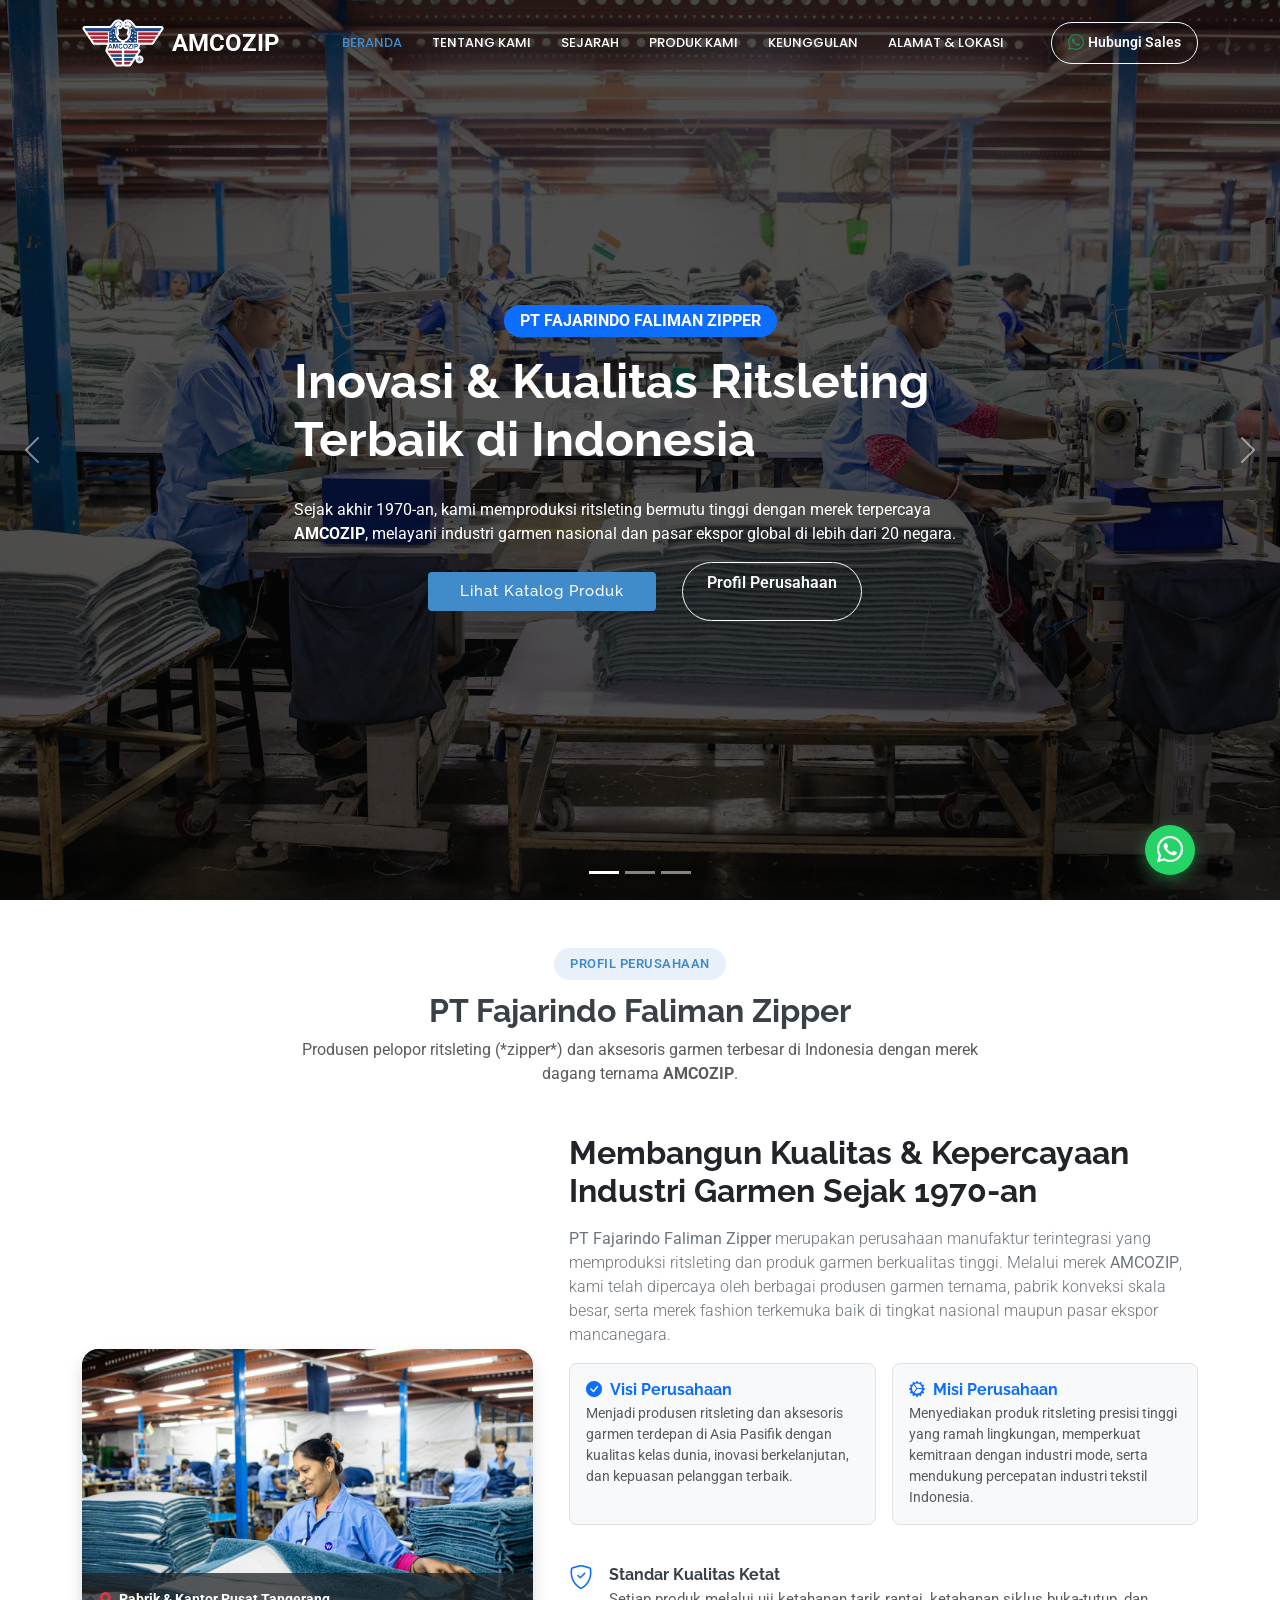
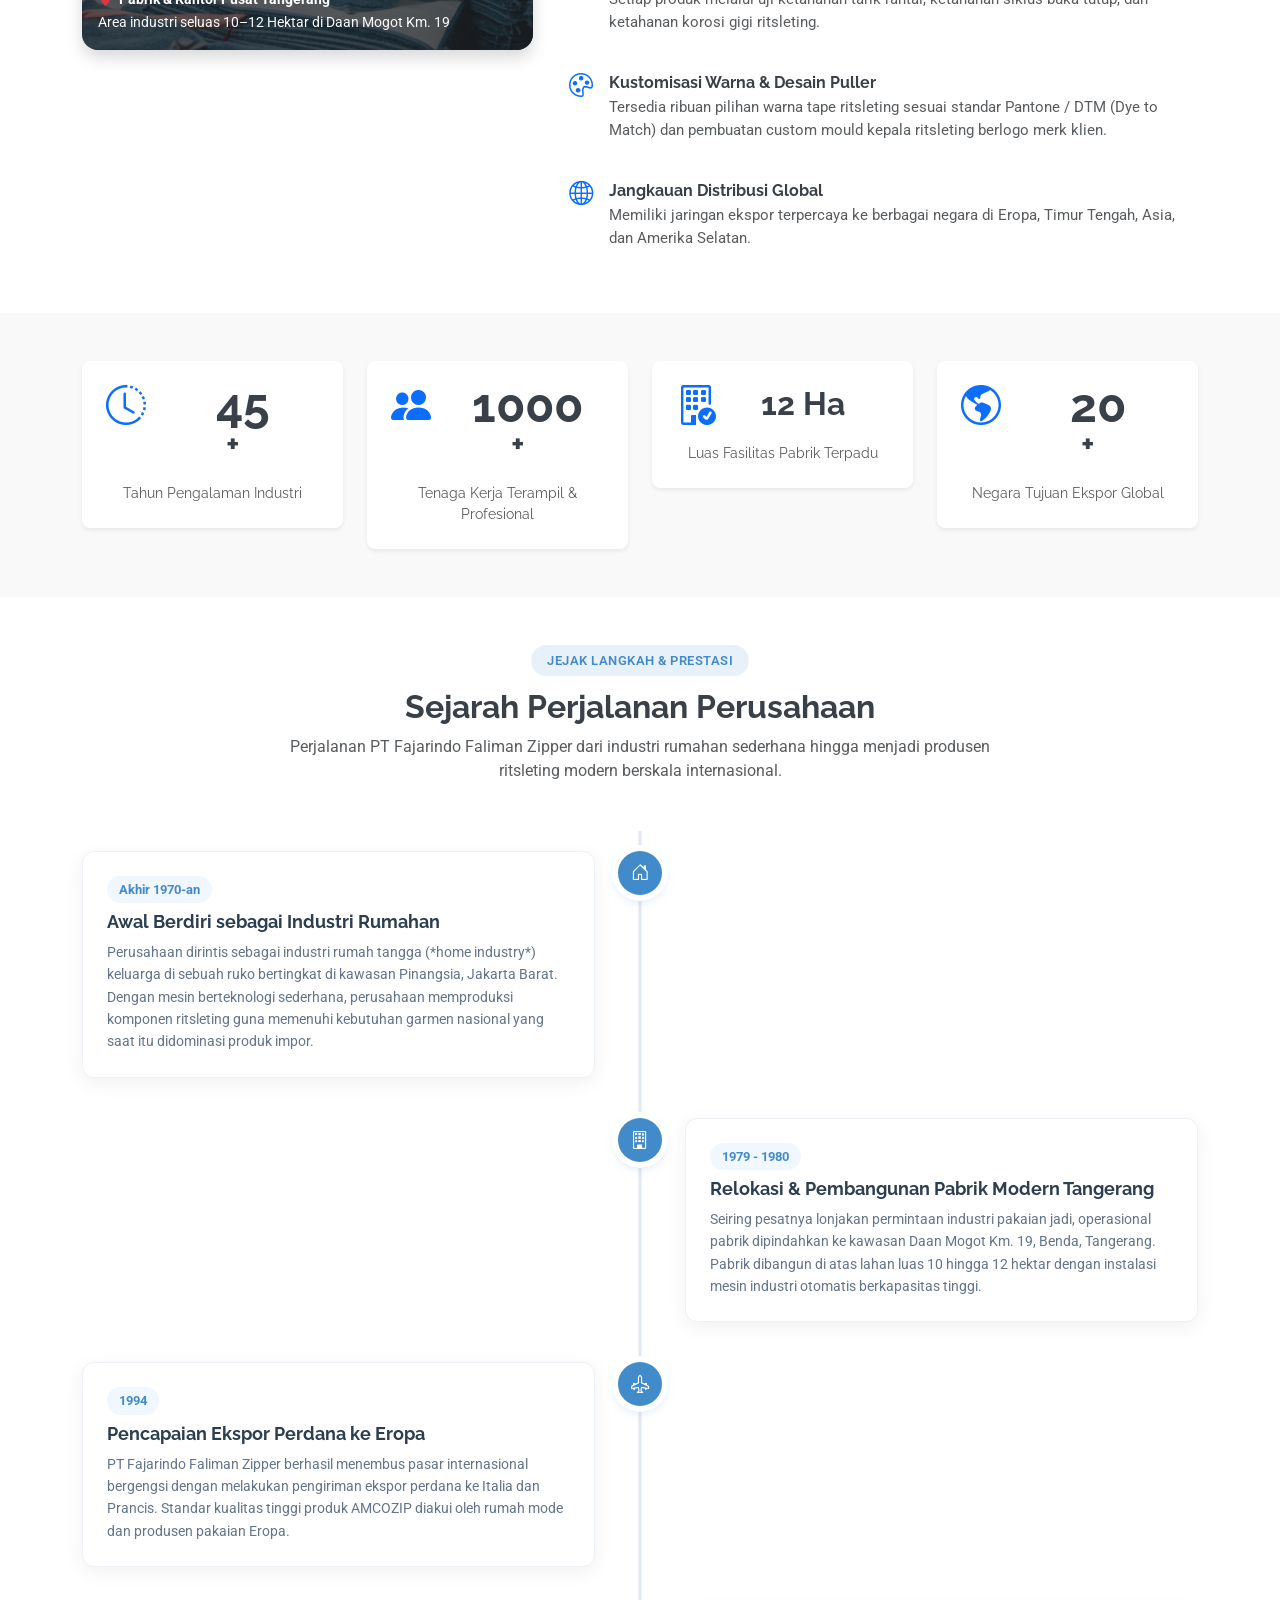
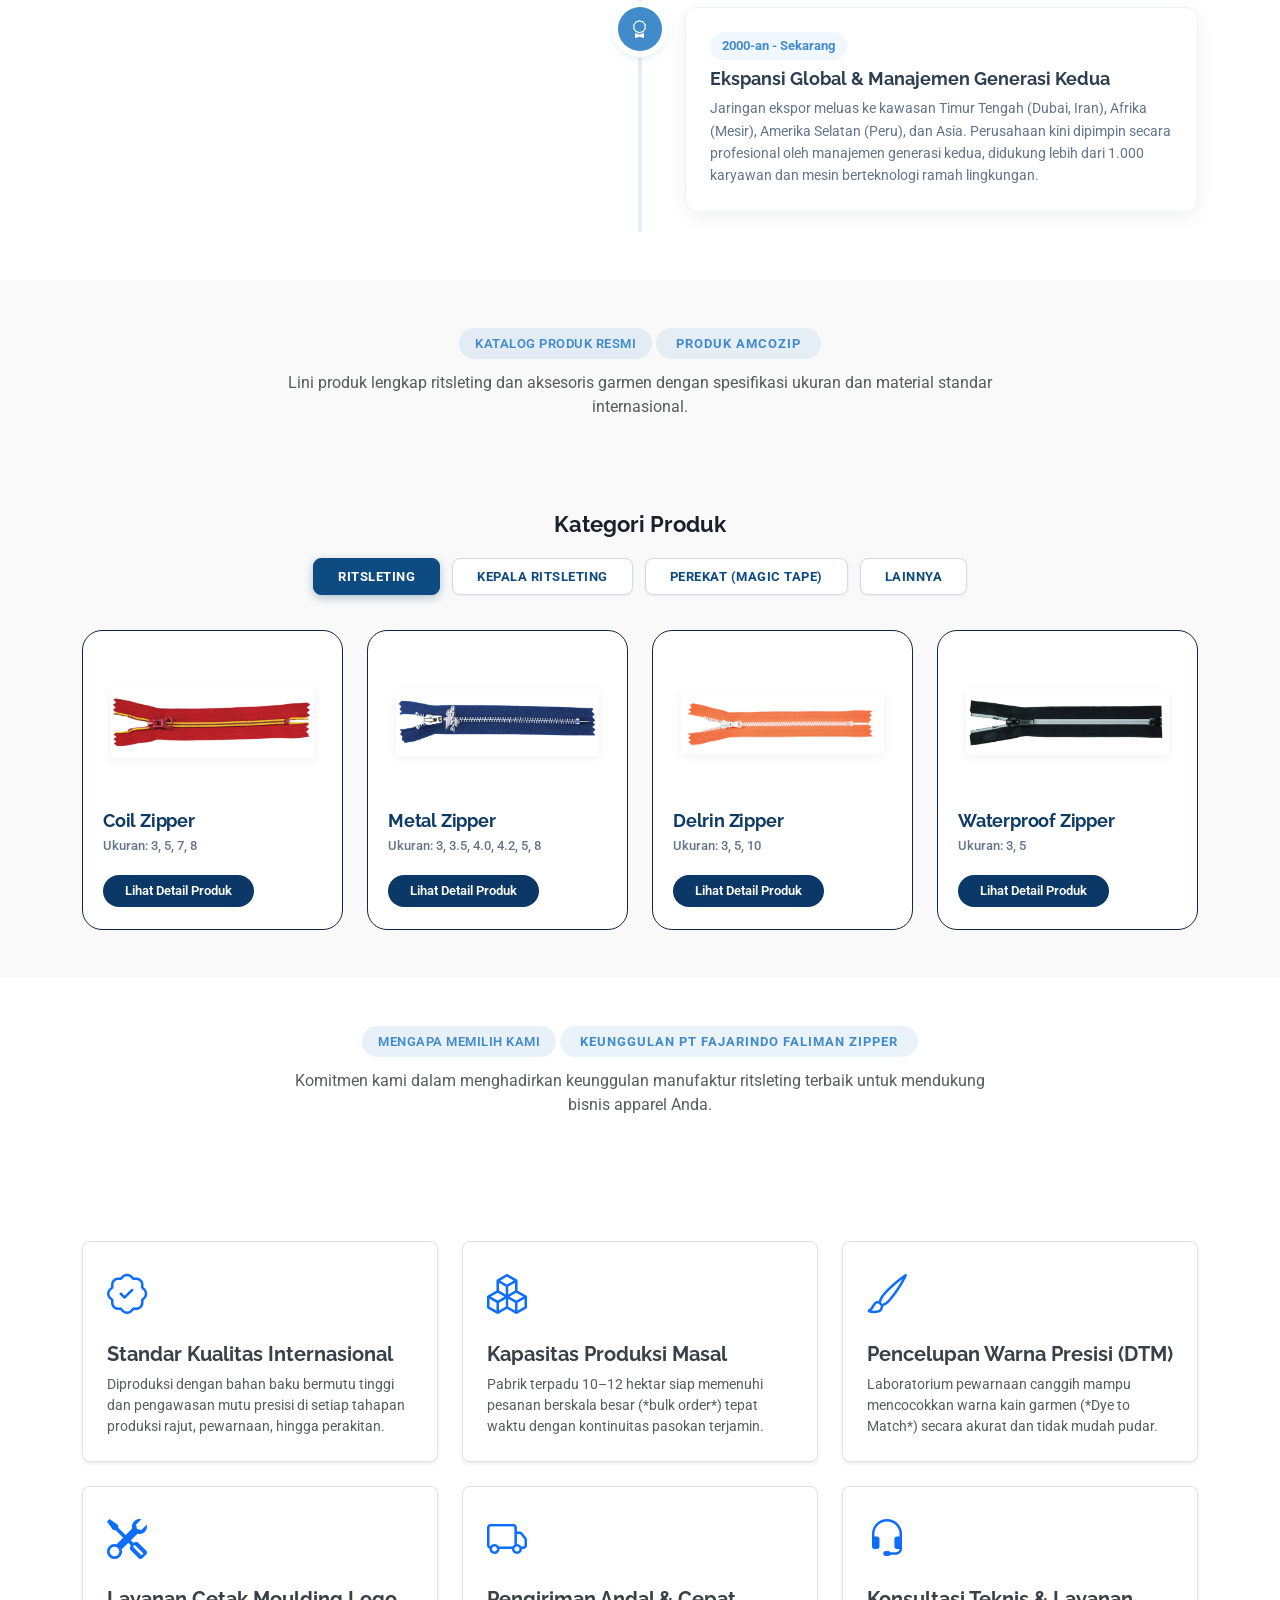
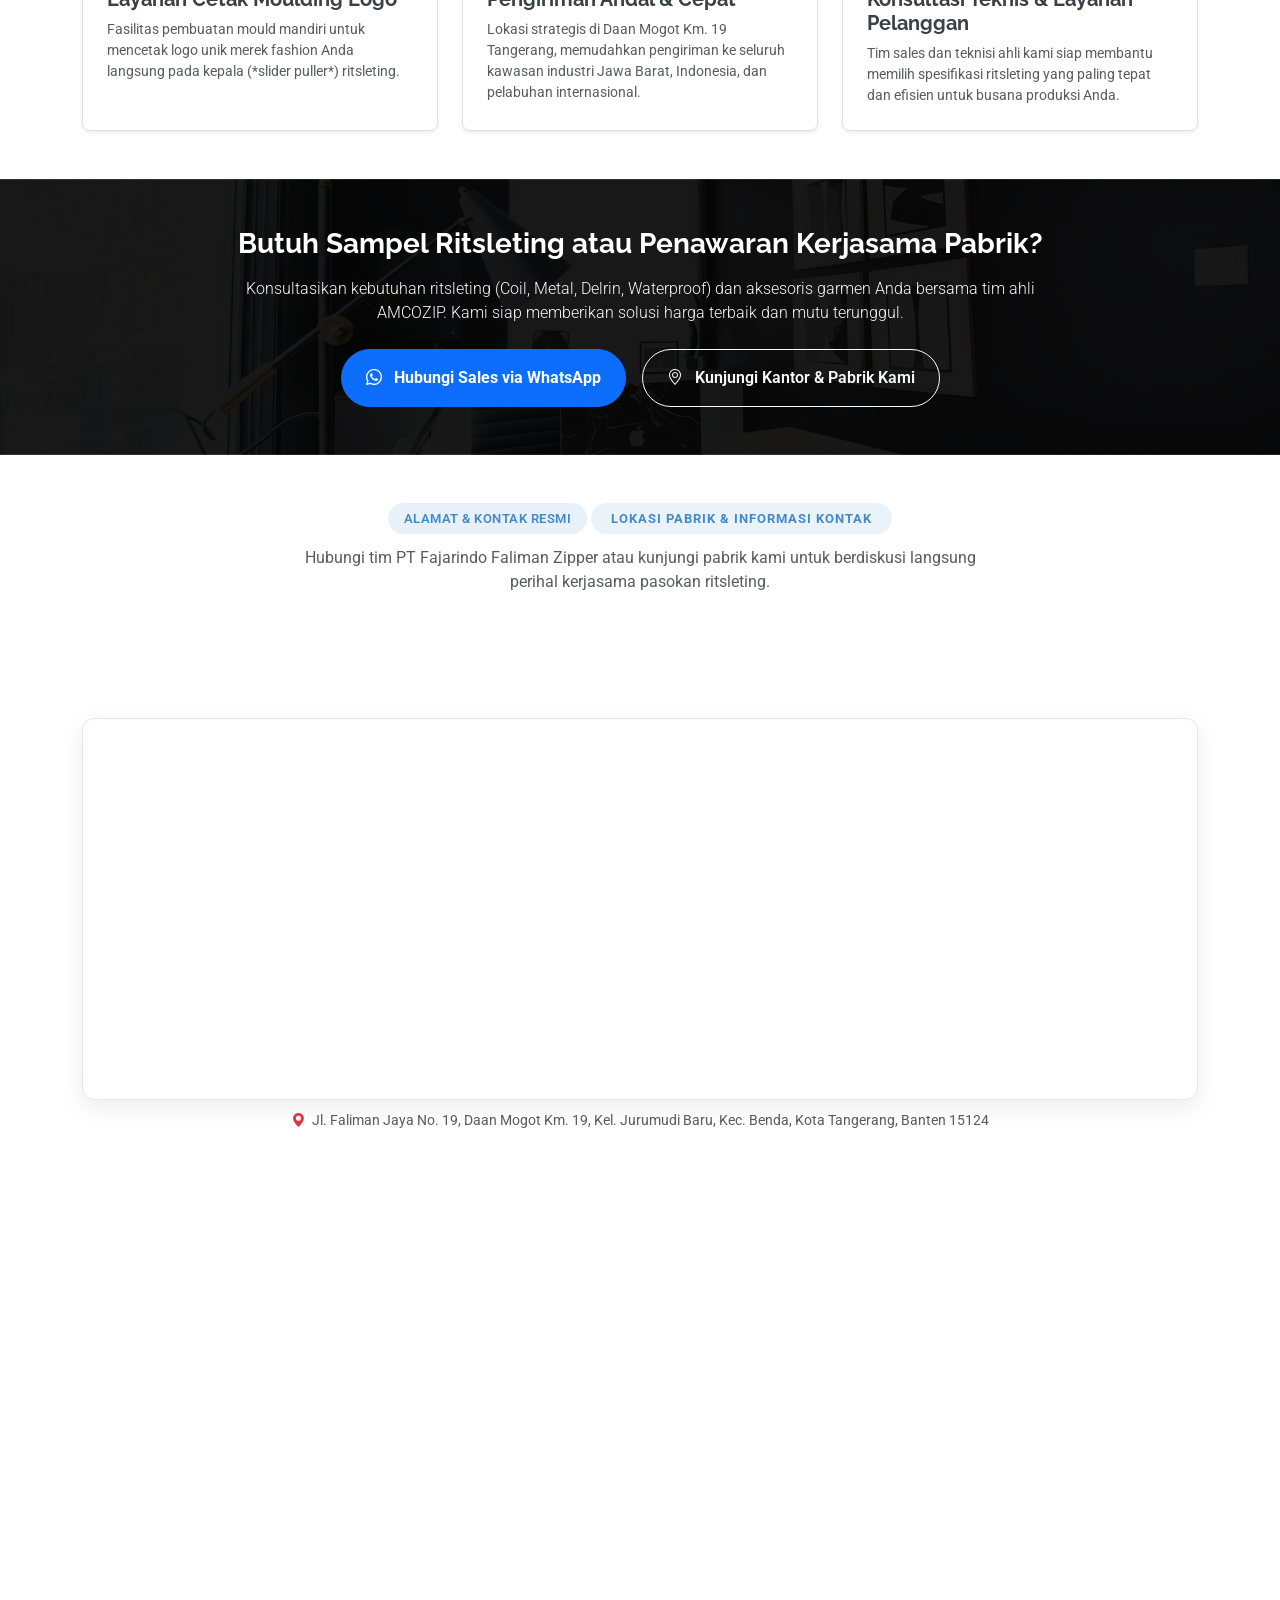
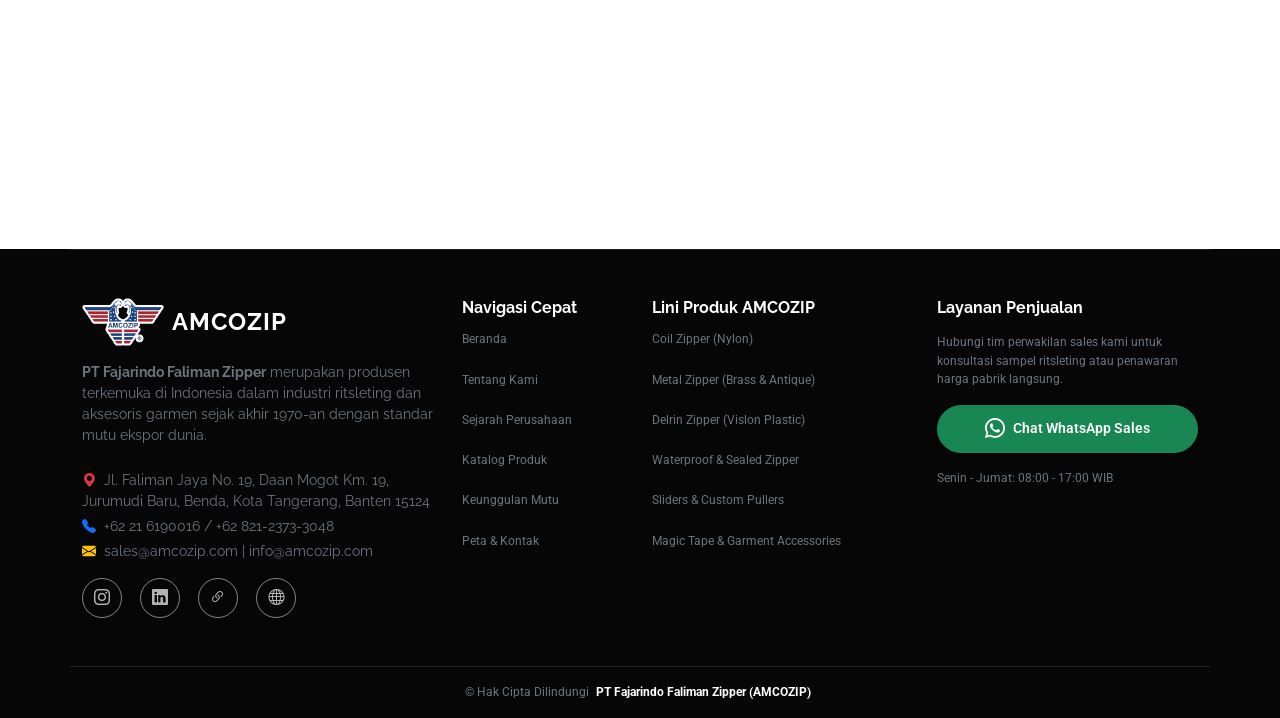
<file: B1_Acara 8/Hidayah/index.html>
<!DOCTYPE html>
<html lang="id">

<head>
  <meta charset="utf-8">
  <meta content="width=device-width, initial-scale=1.0" name="viewport">
  <title>PT Fajarindo Faliman Zipper | AMCOZIP - Produsen Ritsleting & Aksesoris Garmen Terkemuka</title>
  <meta name="description" content="PT Fajarindo Faliman Zipper (AMCOZIP) adalah produsen ritsleting (zipper) dan aksesoris garmen terkemuka di Indonesia sejak akhir 1970-an. Memproduksi Coil, Metal, Delrin, Waterproof Zipper, Slider, dan Magic Tape berkualitas ekspor.">
  <meta name="keywords" content="amcozip, fajarindo faliman zipper, pabrik ritsleting indonesia, produsen zipper tangerang, coil zipper, metal zipper, delrin zipper, waterproof zipper, slider puller, aksesoris garmen">

  <!-- Favicons -->
  <link href="assets/img/favicon.png?v=2" rel="icon" type="image/png">
  <link href="assets/img/apple-touch-icon.png?v=2" rel="apple-touch-icon">
  <link rel="shortcut icon" href="assets/img/favicon.png?v=2" type="image/png">

  <!-- Fonts -->
  <link href="https://fonts.googleapis.com" rel="preconnect">
  <link href="https://fonts.gstatic.com" rel="preconnect" crossorigin>
  <link href="https://fonts.googleapis.com/css2?family=Roboto:ital,wght@0,100;0,300;0,400;0,500;0,700;0,900;1,100;1,300;1,400;1,500;1,700;1,900&family=Poppins:ital,wght@0,100;0,200;0,300;0,400;0,500;0,600;0,700;0,800;0,900;1,100;1,200;1,300;1,400;1,500;1,600;1,700;1,800;1,900&family=Raleway:ital,wght@0,100;0,200;0,300;0,400;0,500;0,600;0,700;0,800;0,900;1,100;1,200;1,300;1,400;1,500;1,600;1,700;1,800;1,900&display=swap" rel="stylesheet">

  <!-- Vendor CSS Files -->
  <link href="assets/vendor/bootstrap/css/bootstrap.min.css" rel="stylesheet">
  <link href="assets/vendor/bootstrap-icons/bootstrap-icons.css" rel="stylesheet">
  <link href="assets/vendor/aos/aos.css" rel="stylesheet">
  <link href="assets/vendor/glightbox/css/glightbox.min.css" rel="stylesheet">
  <link href="assets/vendor/swiper/swiper-bundle.min.css" rel="stylesheet">

  <!-- Main CSS File -->
  <link href="assets/css/main.css" rel="stylesheet">
</head>

<body class="index-page">

  <!-- Header -->
  <header id="header" class="header d-flex align-items-center fixed-top">
    <div class="container-fluid container-xl position-relative d-flex align-items-center justify-content-between">

      <a href="index.html" class="logo d-flex align-items-center text-decoration-none">
        <img src="assets/img/logo.png" alt="AMCOZIP Logo" style="max-height: 48px; width: auto; object-fit: contain;" class="me-2">
        <span class="sitename fs-4 fw-bold tracking-tight text-white">AMCOZIP</span>
      </a>

      <nav id="navmenu" class="navmenu">
        <ul>
          <li><a href="#hero" class="active">Beranda</a></li>
          <li><a href="#about">Tentang Kami</a></li>
          <li><a href="#history">Sejarah</a></li>
          <li><a href="#products">Produk Kami</a></li>
          <li><a href="#features">Keunggulan</a></li>
          <li><a href="#contact">Alamat & Lokasi</a></li>
        </ul>
        <i class="mobile-nav-toggle d-xl-none bi bi-list"></i>
      </nav>

      <a class="btn btn-outline-light btn-sm d-none d-md-inline-flex align-items-center gap-1 rounded-pill px-3 py-2 fw-semibold" href="https://wa.me/6282123733048" target="_blank">
        <i class="bi bi-whatsapp text-success fs-6"></i> Hubungi Sales
      </a>

    </div>
  </header>

  <main class="main">

    <!-- Hero Section (Beranda) -->
    <section id="hero" class="hero section dark-background position-relative">

      <div id="hero-carousel" class="carousel slide carousel-fade" data-bs-ride="carousel" data-bs-interval="5000">

        <!-- Slide 1 -->
        <div class="carousel-item active">
          <img src="assets/img/hero-carousel/hero-carousel-1.jpg" alt="Pabrik AMCOZIP Tangerang">
          <div class="carousel-container">
            <span class="badge bg-primary px-3 py-2 rounded-pill text-uppercase mb-3 fs-6">PT Fajarindo Faliman Zipper</span>
            <h2>Inovasi & Kualitas Ritsleting Terbaik di Indonesia</h2>
            <p>Sejak akhir 1970-an, kami memproduksi ritsleting bermutu tinggi dengan merek terpercaya <strong>AMCOZIP</strong>, melayani industri garmen nasional dan pasar ekspor global di lebih dari 20 negara.</p>
            <div class="d-flex gap-3 justify-content-center flex-wrap">
              <a href="#products" class="btn-get-started">Lihat Katalog Produk</a>
              <a href="#about" class="btn btn-outline-light rounded-pill px-4 py-2 fw-semibold">Profil Perusahaan</a>
            </div>
          </div>
        </div>

        <!-- Slide 2 -->
        <div class="carousel-item">
          <img src="assets/img/hero-carousel/hero-carousel-2.jpg" alt="Produksi Zipper AMCOZIP">
          <div class="carousel-container">
            <span class="badge bg-info px-3 py-2 rounded-pill text-uppercase mb-3 fs-6">Kapasitas Produksi Masal</span>
            <h2>Solusi Komprehensif Aksesoris Garmen Modern</h2>
            <p>Dari Coil, Metal, Delrin, hingga Waterproof Zipper dan Custom Slider Puller dengan teknologi mesin presisi tinggi untuk industri pakaian, tas, koper, dan perlengkapan outdoor.</p>
            <div class="d-flex gap-3 justify-content-center flex-wrap">
              <a href="#products" class="btn-get-started">Jelajahi Produk</a>
              <a href="#contact" class="btn btn-outline-light rounded-pill px-4 py-2 fw-semibold">Hubungi Kami</a>
            </div>
          </div>
        </div>

        <!-- Slide 3 -->
        <div class="carousel-item">
          <img src="assets/img/hero-carousel/hero-carousel-3.jpg" alt="Katalog Ritsleting Berwarna AMCOZIP">
          <div class="carousel-container">
            <span class="badge bg-success px-3 py-2 rounded-pill text-uppercase mb-3 fs-6">Standar Mutu Internasional</span>
            <h2>Presisi Kuat, Tahan Lama, & Pilihan Warna Tak Terbatas</h2>
            <p>Didukung fasilitas laboratorium uji kekuatan tarik, ketahanan luntur warna, serta ramah lingkungan untuk memenuhi standar ketat brand fashion internasional ternama.</p>
            <div class="d-flex gap-3 justify-content-center flex-wrap">
              <a href="#history" class="btn-get-started">Sejarah Perusahaan</a>
              <a href="#contact" class="btn btn-outline-light rounded-pill px-4 py-2 fw-semibold">Peta & Lokasi Pabrik</a>
            </div>
          </div>
        </div>

        <a class="carousel-control-prev" href="#hero-carousel" role="button" data-bs-slide="prev">
          <span class="carousel-control-prev-icon bi bi-chevron-left" aria-hidden="true"></span>
        </a>

        <a class="carousel-control-next" href="#hero-carousel" role="button" data-bs-slide="next">
          <span class="carousel-control-next-icon bi bi-chevron-right" aria-hidden="true"></span>
        </a>

        <ol class="carousel-indicators"></ol>

      </div>

    </section><!-- /Hero Section -->

    <!-- About Section (Tentang Perusahaan) -->
    <section id="about" class="about section py-5">

      <div class="container" data-aos="fade-up">

        <div class="text-center mb-5">
          <span class="brand-badge">Profil Perusahaan</span>
          <h2 class="fw-bold">PT Fajarindo Faliman Zipper</h2>
          <p class="text-muted mx-auto" style="max-width: 720px;">Produsen pelopor ritsleting (*zipper*) dan aksesoris garmen terbesar di Indonesia dengan merek dagang ternama <strong>AMCOZIP</strong>.</p>
        </div>

        <div class="row gy-4 align-items-center">

          <div class="col-lg-5" data-aos="fade-up" data-aos-delay="200">
            <div class="position-relative overflow-hidden rounded-4 shadow">
              <img src="assets/img/about.jpg" class="img-fluid w-100" alt="Fasilitas Pabrik PT Fajarindo Faliman Zipper">
              <div class="position-absolute bottom-0 start-0 w-100 p-3 bg-dark bg-opacity-75 text-white">
                <small class="fw-bold d-block"><i class="bi bi-geo-alt-fill text-danger me-1"></i> Pabrik & Kantor Pusat Tangerang</small>
                <small class="text-light">Area industri seluas 10–12 Hektar di Daan Mogot Km. 19</small>
              </div>
            </div>
          </div>

          <div class="col-lg-7 content ps-lg-4" data-aos="fade-up" data-aos-delay="100">
            <h3 class="fw-bold text-dark mb-3">Membangun Kualitas & Kepercayaan Industri Garmen Sejak 1970-an</h3>
            <p class="lead fs-6 text-secondary mb-3">
              <strong>PT Fajarindo Faliman Zipper</strong> merupakan perusahaan manufaktur terintegrasi yang memproduksi ritsleting dan produk garmen berkualitas tinggi. Melalui merek <strong>AMCOZIP</strong>, kami telah dipercaya oleh berbagai produsen garmen ternama, pabrik konveksi skala besar, serta merek fashion terkemuka baik di tingkat nasional maupun pasar ekspor mancanegara.
            </p>
            
            <div class="row g-3 mb-4">
              <div class="col-md-6">
                <div class="p-3 border rounded-3 bg-light h-100">
                  <h6 class="fw-bold text-primary mb-1"><i class="bi bi-check-circle-fill me-2"></i>Visi Perusahaan</h6>
                  <p class="small text-muted mb-0">Menjadi produsen ritsleting dan aksesoris garmen terdepan di Asia Pasifik dengan kualitas kelas dunia, inovasi berkelanjutan, dan kepuasan pelanggan terbaik.</p>
                </div>
              </div>
              <div class="col-md-6">
                <div class="p-3 border rounded-3 bg-light h-100">
                  <h6 class="fw-bold text-primary mb-1"><i class="bi bi-gear-wide-connected me-2"></i>Misi Perusahaan</h6>
                  <p class="small text-muted mb-0">Menyediakan produk ritsleting presisi tinggi yang ramah lingkungan, memperkuat kemitraan dengan industri mode, serta mendukung percepatan industri tekstil Indonesia.</p>
                </div>
              </div>
            </div>

            <ul class="list-unstyled">
              <li class="d-flex align-items-start mb-3">
                <i class="bi bi-shield-check text-primary fs-4 me-3"></i>
                <div>
                  <h6 class="fw-bold mb-1">Standar Kualitas Ketat</h6>
                  <p class="small text-muted mb-0">Setiap produk melalui uji ketahanan tarik rantai, ketahanan siklus buka-tutup, dan ketahanan korosi gigi ritsleting.</p>
                </div>
              </li>
              <li class="d-flex align-items-start mb-3">
                <i class="bi bi-palette text-primary fs-4 me-3"></i>
                <div>
                  <h6 class="fw-bold mb-1">Kustomisasi Warna & Desain Puller</h6>
                  <p class="small text-muted mb-0">Tersedia ribuan pilihan warna tape ritsleting sesuai standar Pantone / DTM (Dye to Match) dan pembuatan custom mould kepala ritsleting berlogo merk klien.</p>
                </div>
              </li>
              <li class="d-flex align-items-start">
                <i class="bi bi-globe2 text-primary fs-4 me-3"></i>
                <div>
                  <h6 class="fw-bold mb-1">Jangkauan Distribusi Global</h6>
                  <p class="small text-muted mb-0">Memiliki jaringan ekspor terpercaya ke berbagai negara di Eropa, Timur Tengah, Asia, dan Amerika Selatan.</p>
                </div>
              </li>
            </ul>

          </div>

        </div>

      </div>

    </section><!-- /About Section -->

    <!-- Stats Section -->
    <section id="stats" class="stats section light-background py-5">

      <div class="container" data-aos="fade-up" data-aos-delay="100">

        <div class="row gy-4 text-center">

          <div class="col-lg-3 col-md-6">
            <div class="stats-item p-4 bg-white rounded-3 shadow-sm">
              <i class="bi bi-clock-history fs-1 text-primary mb-2"></i>
              <h2 class="fw-bold mb-1"><span data-purecounter-start="0" data-purecounter-end="45" data-purecounter-duration="1" class="purecounter">45</span>+</h2>
              <p class="text-muted m-0">Tahun Pengalaman Industri</p>
            </div>
          </div>

          <div class="col-lg-3 col-md-6">
            <div class="stats-item p-4 bg-white rounded-3 shadow-sm">
              <i class="bi bi-people-fill fs-1 text-primary mb-2"></i>
              <h2 class="fw-bold mb-1"><span data-purecounter-start="0" data-purecounter-end="1000" data-purecounter-duration="1" class="purecounter">1000</span>+</h2>
              <p class="text-muted m-0">Tenaga Kerja Terampil & Profesional</p>
            </div>
          </div>

          <div class="col-lg-3 col-md-6">
            <div class="stats-item p-4 bg-white rounded-3 shadow-sm">
              <i class="bi bi-building-check fs-1 text-primary mb-2"></i>
              <h2 class="fw-bold mb-1"><span>12</span> Ha</h2>
              <p class="text-muted m-0">Luas Fasilitas Pabrik Terpadu</p>
            </div>
          </div>

          <div class="col-lg-3 col-md-6">
            <div class="stats-item p-4 bg-white rounded-3 shadow-sm">
              <i class="bi bi-globe-americas fs-1 text-primary mb-2"></i>
              <h2 class="fw-bold mb-1"><span data-purecounter-start="0" data-purecounter-end="20" data-purecounter-duration="1" class="purecounter">20</span>+</h2>
              <p class="text-muted m-0">Negara Tujuan Ekspor Global</p>
            </div>
          </div>

        </div>

      </div>

    </section><!-- /Stats Section -->

    <!-- History Section (Sejarah Perusahaan) -->
    <section id="history" class="history section py-5">

      <div class="container" data-aos="fade-up">

        <div class="text-center mb-5">
          <span class="brand-badge">Jejak Langkah & Prestasi</span>
          <h2 class="fw-bold">Sejarah Perjalanan Perusahaan</h2>
          <p class="text-muted mx-auto" style="max-width: 700px;">Perjalanan PT Fajarindo Faliman Zipper dari industri rumahan sederhana hingga menjadi produsen ritsleting modern berskala internasional.</p>
        </div>

        <div class="timeline">

          <!-- Milestone 1 -->
          <div class="timeline-item" data-aos="fade-up" data-aos-delay="100">
            <div class="timeline-badge"><i class="bi bi-house-door"></i></div>
            <div class="timeline-content">
              <span class="timeline-year">Akhir 1970-an</span>
              <h4>Awal Berdiri sebagai Industri Rumahan</h4>
              <p>Perusahaan dirintis sebagai industri rumah tangga (*home industry*) keluarga di sebuah ruko bertingkat di kawasan Pinangsia, Jakarta Barat. Dengan mesin berteknologi sederhana, perusahaan memproduksi komponen ritsleting guna memenuhi kebutuhan garmen nasional yang saat itu didominasi produk impor.</p>
            </div>
          </div>

          <!-- Milestone 2 -->
          <div class="timeline-item" data-aos="fade-up" data-aos-delay="200">
            <div class="timeline-badge"><i class="bi bi-building"></i></div>
            <div class="timeline-content">
              <span class="timeline-year">1979 - 1980</span>
              <h4>Relokasi & Pembangunan Pabrik Modern Tangerang</h4>
              <p>Seiring pesatnya lonjakan permintaan industri pakaian jadi, operasional pabrik dipindahkan ke kawasan Daan Mogot Km. 19, Benda, Tangerang. Pabrik dibangun di atas lahan luas 10 hingga 12 hektar dengan instalasi mesin industri otomatis berkapasitas tinggi.</p>
            </div>
          </div>

          <!-- Milestone 3 -->
          <div class="timeline-item" data-aos="fade-up" data-aos-delay="300">
            <div class="timeline-badge"><i class="bi bi-airplane-engines"></i></div>
            <div class="timeline-content">
              <span class="timeline-year">1994</span>
              <h4>Pencapaian Ekspor Perdana ke Eropa</h4>
              <p>PT Fajarindo Faliman Zipper berhasil menembus pasar internasional bergengsi dengan melakukan pengiriman ekspor perdana ke Italia dan Prancis. Standar kualitas tinggi produk AMCOZIP diakui oleh rumah mode dan produsen pakaian Eropa.</p>
            </div>
          </div>

          <!-- Milestone 4 -->
          <div class="timeline-item" data-aos="fade-up" data-aos-delay="400">
            <div class="timeline-badge"><i class="bi bi-award"></i></div>
            <div class="timeline-content">
              <span class="timeline-year">2000-an - Sekarang</span>
              <h4>Ekspansi Global & Manajemen Generasi Kedua</h4>
              <p>Jaringan ekspor meluas ke kawasan Timur Tengah (Dubai, Iran), Afrika (Mesir), Amerika Selatan (Peru), dan Asia. Perusahaan kini dipimpin secara profesional oleh manajemen generasi kedua, didukung lebih dari 1.000 karyawan dan mesin berteknologi ramah lingkungan.</p>
            </div>
          </div>

        </div>

      </div>

    </section><!-- /History Section -->

    <!-- Products Section (Katalog Produk Sesuai Gambar Resmi) -->
    <section id="products" class="products section light-background py-5">

      <div class="container section-title text-center mb-3" data-aos="fade-up">
        <span class="brand-badge">Katalog Produk Resmi</span>
        <h2 class="fw-bold">Produk AMCOZIP</h2>
        <p class="text-muted mx-auto" style="max-width: 750px;">Lini produk lengkap ritsleting dan aksesoris garmen dengan spesifikasi ukuran dan material standar internasional.</p>
      </div>

      <div class="container isotope-layout" data-default-filter=".filter-zippers" data-layout="masonry" data-sort="original-order">

        <!-- Category Title & Filter Tabs matching screenshot -->
            <div class="text-center" data-aos="fade-up" data-aos-delay="100">
      <h3 class="categories-heading">Kategori Produk</h3>
      <ul class="portfolio-filters isotope-filters amcozip-tabs list-unstyled">
        <li data-filter=".filter-zippers" class="amcozip-tab-btn filter-active">RITSLETING</li>
        <li data-filter=".filter-sliders" class="amcozip-tab-btn">KEPALA RITSLETING</li>
        <li data-filter=".filter-magictape" class="amcozip-tab-btn">PEREKAT (MAGIC TAPE)</li>
        <li data-filter=".filter-others" class="amcozip-tab-btn">LAINNYA</li>
      </ul>
    </div>

     <!-- Product Items Grid -->
<div class="row gy-4 isotope-container" data-aos="fade-up" data-aos-delay="200">

  <!-- ==================== 1. ZIPPERS ==================== -->

  <!-- Coil Zipper -->
  <div class="col-xl-3 col-lg-3 col-md-6 portfolio-item isotope-item filter-zippers">
    <div class="amcozip-card">
      <div class="amcozip-img-container">
        <img src="assets/img/products/coil_preview.png" alt="Coil Zipper AMCOZIP">
      </div>
      <h4 class="amcozip-card-title">Coil Zipper</h4>
      <p class="amcozip-card-subtitle">Ukuran: 3, 5, 7, 8</p>
      <a href="detail-produk.html?produk=coil" class="amcozip-card-btn">Lihat Detail Produk</a>
    </div>
  </div>

  <!-- Metal Zipper -->
  <div class="col-xl-3 col-lg-3 col-md-6 portfolio-item isotope-item filter-zippers">
    <div class="amcozip-card">
      <div class="amcozip-img-container">
        <img src="assets/img/products/metal_preview.png" alt="Metal Zipper AMCOZIP">
      </div>
      <h4 class="amcozip-card-title">Metal Zipper</h4>
      <p class="amcozip-card-subtitle">Ukuran: 3, 3.5, 4.0, 4.2, 5, 8</p>
      <a href="detail-produk.html?produk=metal" class="amcozip-card-btn">Lihat Detail Produk</a>
    </div>
  </div>

  <!-- Delrin Zipper -->
  <div class="col-xl-3 col-lg-3 col-md-6 portfolio-item isotope-item filter-zippers">
    <div class="amcozip-card">
      <div class="amcozip-img-container">
        <img src="assets/img/products/delrin_preview.png" alt="Delrin Zipper AMCOZIP">
      </div>
      <h4 class="amcozip-card-title">Delrin Zipper</h4>
      <p class="amcozip-card-subtitle">Ukuran: 3, 5, 10</p>
      <a href="detail-produk.html?produk=delrin" class="amcozip-card-btn">Lihat Detail Produk</a>
    </div>
  </div>

  <!-- Waterproof Zipper -->
  <div class="col-xl-3 col-lg-3 col-md-6 portfolio-item isotope-item filter-zippers">
    <div class="amcozip-card">
      <div class="amcozip-img-container">
        <img src="assets/img/products/waterproof_preview.png" alt="Waterproof Zipper AMCOZIP">
      </div>
      <h4 class="amcozip-card-title">Waterproof Zipper</h4>
      <p class="amcozip-card-subtitle">Ukuran: 3, 5</p>
      <a href="detail-produk.html?produk=waterproof" class="amcozip-card-btn">Lihat Detail Produk</a>
    </div>
  </div>


  <!-- ==================== 2. SLIDERS ==================== -->

  <!-- Non-Lock -->
  <div class="col-xl-3 col-lg-3 col-md-6 portfolio-item isotope-item filter-sliders">
    <div class="amcozip-card">
      <div class="amcozip-img-container">
        <img src="assets/img/products/nonlock_preview.png" alt="Non-Lock Slider AMCOZIP">
      </div>
      <h4 class="amcozip-card-title">Non-Lock</h4>
      <p class="amcozip-card-subtitle">Ukuran: 3, 5, 8, 10</p>
      <a href="detail-produk.html?produk=nonlock" class="amcozip-card-btn">Lihat Detail Produk</a>
    </div>
  </div>

  <!-- Auto Lock -->
  <div class="col-xl-3 col-lg-3 col-md-6 portfolio-item isotope-item filter-sliders">
    <div class="amcozip-card">
      <div class="amcozip-img-container">
        <img src="assets/img/products/autolock_preview.png" alt="Auto Lock Slider AMCOZIP">
      </div>
      <h4 class="amcozip-card-title">Auto Lock</h4>
      <p class="amcozip-card-subtitle">
        Ukuran: 3, 5, 7, 8 <span class="tag-autolock">AUTOLOCK + RINGLOCK</span>
      </p>
      <a href="detail-produk.html?produk=autolock" class="amcozip-card-btn">Lihat Detail Produk</a>
    </div>
  </div>

  <!-- Semi Auto Lock -->
  <div class="col-xl-3 col-lg-3 col-md-6 portfolio-item isotope-item filter-sliders">
    <div class="amcozip-card">
      <div class="amcozip-img-container">
        <img src="assets/img/products/semiauto_preview.png" alt="Semi Auto Lock Slider AMCOZIP">
      </div>
      <h4 class="amcozip-card-title">Semi Auto Lock</h4>
      <p class="amcozip-card-subtitle">Brass: 3, 4 | Die Cast: 3, 5</p>
      <a href="detail-produk.html?produk=semiauto" class="amcozip-card-btn">Lihat Detail Produk</a>
    </div>
  </div>

  <!-- Reversible -->
  <div class="col-xl-3 col-lg-3 col-md-6 portfolio-item isotope-item filter-sliders">
    <div class="amcozip-card">
      <div class="amcozip-img-container">
        <img src="assets/img/products/reversible_preview.png" alt="Reversible Slider AMCOZIP">
      </div>
      <h4 class="amcozip-card-title">Reversible</h4>
      <p class="amcozip-card-subtitle">Ukuran: 5</p>
      <a href="detail-produk.html?produk=reversible" class="amcozip-card-btn">Lihat Detail Produk</a>
    </div>
  </div>

  <!-- Double Puller -->
  <div class="col-xl-3 col-lg-3 col-md-6 portfolio-item isotope-item filter-sliders">
    <div class="amcozip-card">
      <div class="amcozip-img-container">
        <img src="assets/img/products/doublepuller_preview.png" alt="Double Puller Slider AMCOZIP">
      </div>
      <h4 class="amcozip-card-title">Double Puller</h4>
      <p class="amcozip-card-subtitle">Ukuran: 5</p>
      <a href="detail-produk.html?produk=doublepuller" class="amcozip-card-btn">Lihat Detail Produk</a>
    </div>
  </div>


  <!-- ==================== 3. MAGIC TAPE ==================== -->

  <!-- 100% Nylon -->
  <div class="col-xl-3 col-lg-3 col-md-6 portfolio-item isotope-item filter-magictape">
    <div class="amcozip-card">
      <div class="amcozip-img-container">
        <img src="assets/img/products/magictape_preview.png" alt="Magic Tape 100% Nylon AMCOZIP">
      </div>
      <h4 class="amcozip-card-title">100% Nylon</h4>
      <p class="amcozip-card-subtitle">Bahan: 100% Nylon</p>
      <a href="detail-produk.html?produk=magic-nylon" class="amcozip-card-btn">Lihat Detail Produk</a>
    </div>
  </div>

  <!-- 100% Polyester -->
  <div class="col-xl-3 col-lg-3 col-md-6 portfolio-item isotope-item filter-magictape">
    <div class="amcozip-card">
      <div class="amcozip-img-container">
        <img src="assets/img/products/magictape_preview.png" alt="Magic Tape 100% Polyester AMCOZIP">
      </div>
      <h4 class="amcozip-card-title">100% Polyester</h4>
      <p class="amcozip-card-subtitle">Bahan: 100% Polyester</p>
      <a href="detail-produk.html?produk=magic-polyester" class="amcozip-card-btn">Lihat Detail Produk</a>
    </div>
  </div>

  <!-- Mix Nylon & Polyester -->
  <div class="col-xl-3 col-lg-3 col-md-6 portfolio-item isotope-item filter-magictape">
    <div class="amcozip-card">
      <div class="amcozip-img-container">
        <img src="assets/img/products/magictape_preview.png" alt="Magic Tape Campuran Nylon dan Polyester AMCOZIP">
      </div>
      <h4 class="amcozip-card-title">Mix Nylon &amp; Polyester</h4>
      <p class="amcozip-card-subtitle">Bahan: Campuran Nylon dan Polyester</p>
      <a href="detail-produk.html?produk=magic-mix" class="amcozip-card-btn">Lihat Detail Produk</a>
    </div>
  </div>

  <!-- Magic Tape Sizes -->
  <div class="col-xl-3 col-lg-3 col-md-6 portfolio-item isotope-item filter-magictape">
    <div class="amcozip-card">
      <div class="amcozip-img-container">
        <img src="assets/img/products/magictape_preview.png" alt="Ukuran Magic Tape AMCOZIP">
      </div>
      <h4 class="amcozip-card-title">Ukuran Magic Tape</h4>
      <p class="amcozip-card-subtitle">20 mm, 25 mm, 38 mm, 50 mm, 100 mm</p>
      <a href="detail-produk.html?produk=magic-size" class="amcozip-card-btn">Lihat Detail Produk</a>
    </div>
  </div>


  <!-- ==================== 4. OTHERS ==================== -->

  <!-- Logo Emblem -->
  <div class="col-xl-4 col-lg-4 col-md-6 portfolio-item isotope-item filter-others">
    <div class="amcozip-card">
      <div class="amcozip-img-container">
        <img src="assets/img/products/logo_emblem.png" alt="Logo Emblem AMCOZIP">
      </div>
      <h4 class="amcozip-card-title">Logo Emblem</h4>
      <p class="amcozip-card-subtitle">Kategori: Aksesori</p>
      <a href="detail-produk.html?produk=logo-emblem" class="amcozip-card-btn">Lihat Detail Produk</a>
    </div>
  </div>

  <!-- Custom Mould -->
  <div class="col-xl-4 col-lg-4 col-md-6 portfolio-item isotope-item filter-others">
    <div class="amcozip-card">
      <div class="amcozip-img-container">
        <img src="assets/img/products/custom_mould.png" alt="Custom Mould AMCOZIP">
      </div>
      <h4 class="amcozip-card-title">Custom Mould</h4>
      <p class="amcozip-card-subtitle">Kategori: Aksesori</p>
      <a href="detail-produk.html?produk=custom-mould" class="amcozip-card-btn">Lihat Detail Produk</a>
    </div>
  </div>

  <!-- Pita Tas -->
  <div class="col-xl-4 col-lg-4 col-md-6 portfolio-item isotope-item filter-others">
    <div class="amcozip-card">
      <div class="amcozip-img-container">
        <img src="assets/img/products/pita_tas.png" alt="Pita Tas AMCOZIP">
      </div>
      <h4 class="amcozip-card-title">Pita Tas</h4>
      <p class="amcozip-card-subtitle">Kategori: Aksesori</p>
      <a href="detail-produk.html?produk=pita-tas" class="amcozip-card-btn">Lihat Detail Produk</a>
    </div>
  </div>
</div>
</div>
    </section><!-- /Products Section -->
    <!-- Features / Keunggulan Section -->
    <section id="features" class="services section py-5">

      <div class="container section-title text-center mb-5" data-aos="fade-up">
        <span class="brand-badge">Mengapa Memilih Kami</span>
        <h2 class="fw-bold">Keunggulan PT Fajarindo Faliman Zipper</h2>
        <p class="text-muted mx-auto" style="max-width: 700px;">Komitmen kami dalam menghadirkan keunggulan manufaktur ritsleting terbaik untuk mendukung bisnis apparel Anda.</p>
      </div>

      <div class="container">

        <div class="row gy-4">

          <div class="col-lg-4 col-md-6" data-aos="fade-up" data-aos-delay="100">
            <div class="p-4 bg-white rounded-3 shadow-sm border h-100 d-flex flex-column">
              <div class="fs-1 text-primary mb-3"><i class="bi bi-patch-check"></i></div>
              <h5 class="fw-bold mb-2">Standar Kualitas Internasional</h5>
              <p class="text-muted small mb-0">Diproduksi dengan bahan baku bermutu tinggi dan pengawasan mutu presisi di setiap tahapan produksi rajut, pewarnaan, hingga perakitan.</p>
            </div>
          </div>

          <div class="col-lg-4 col-md-6" data-aos="fade-up" data-aos-delay="200">
            <div class="p-4 bg-white rounded-3 shadow-sm border h-100 d-flex flex-column">
              <div class="fs-1 text-primary mb-3"><i class="bi bi-boxes"></i></div>
              <h5 class="fw-bold mb-2">Kapasitas Produksi Masal</h5>
              <p class="text-muted small mb-0">Pabrik terpadu 10–12 hektar siap memenuhi pesanan berskala besar (*bulk order*) tepat waktu dengan kontinuitas pasokan terjamin.</p>
            </div>
          </div>

          <div class="col-lg-4 col-md-6" data-aos="fade-up" data-aos-delay="300">
            <div class="p-4 bg-white rounded-3 shadow-sm border h-100 d-flex flex-column">
              <div class="fs-1 text-primary mb-3"><i class="bi bi-brush"></i></div>
              <h5 class="fw-bold mb-2">Pencelupan Warna Presisi (DTM)</h5>
              <p class="text-muted small mb-0">Laboratorium pewarnaan canggih mampu mencocokkan warna kain garmen (*Dye to Match*) secara akurat dan tidak mudah pudar.</p>
            </div>
          </div>

          <div class="col-lg-4 col-md-6" data-aos="fade-up" data-aos-delay="400">
            <div class="p-4 bg-white rounded-3 shadow-sm border h-100 d-flex flex-column">
              <div class="fs-1 text-primary mb-3"><i class="bi bi-tools"></i></div>
              <h5 class="fw-bold mb-2">Layanan Cetak Moulding Logo</h5>
              <p class="text-muted small mb-0">Fasilitas pembuatan mould mandiri untuk mencetak logo unik merek fashion Anda langsung pada kepala (*slider puller*) ritsleting.</p>
            </div>
          </div>

          <div class="col-lg-4 col-md-6" data-aos="fade-up" data-aos-delay="500">
            <div class="p-4 bg-white rounded-3 shadow-sm border h-100 d-flex flex-column">
              <div class="fs-1 text-primary mb-3"><i class="bi bi-truck"></i></div>
              <h5 class="fw-bold mb-2">Pengiriman Andal & Cepat</h5>
              <p class="text-muted small mb-0">Lokasi strategis di Daan Mogot Km. 19 Tangerang, memudahkan pengiriman ke seluruh kawasan industri Jawa Barat, Indonesia, dan pelabuhan internasional.</p>
            </div>
          </div>

          <div class="col-lg-4 col-md-6" data-aos="fade-up" data-aos-delay="600">
            <div class="p-4 bg-white rounded-3 shadow-sm border h-100 d-flex flex-column">
              <div class="fs-1 text-primary mb-3"><i class="bi bi-headset"></i></div>
              <h5 class="fw-bold mb-2">Konsultasi Teknis & Layanan Pelanggan</h5>
              <p class="text-muted small mb-0">Tim sales dan teknisi ahli kami siap membantu memilih spesifikasi ritsleting yang paling tepat dan efisien untuk busana produksi Anda.</p>
            </div>
          </div>
        </div>
      </div>
    </section><!-- /Features Section -->

    <!-- Call To Action Section -->
    <section id="call-to-action" class="call-to-action section dark-background py-5 position-relative">
      <img src="assets/img/cta-bg.jpg" alt="AMCOZIP Call To Action" class="position-absolute top-0 start-0 w-100 h-100 object-fit-cover opacity-25">

      <div class="container position-relative" data-aos="zoom-in" data-aos-delay="100">
        <div class="row justify-content-center">
          <div class="col-xl-9 text-center">
            <h3 class="fw-bold mb-3">Butuh Sampel Ritsleting atau Penawaran Kerjasama Pabrik?</h3>
            <p class="lead fs-6 text-light mb-4">Konsultasikan kebutuhan ritsleting (Coil, Metal, Delrin, Waterproof) dan aksesoris garmen Anda bersama tim ahli AMCOZIP. Kami siap memberikan solusi harga terbaik dan mutu terunggul.</p>
            <div class="d-flex justify-content-center gap-3 flex-wrap">
              <a class="btn btn-primary rounded-pill px-4 py-3 fw-bold" href="https://wa.me/6282123733048" target="_blank">
                <i class="bi bi-whatsapp me-2"></i> Hubungi Sales via WhatsApp
              </a>
              <a class="btn btn-outline-light rounded-pill px-4 py-3 fw-semibold" href="#contact">
                <i class="bi bi-geo-alt me-2"></i> Kunjungi Kantor & Pabrik Kami
              </a>
            </div>
          </div>
        </div>
      </div>
    </section><!-- /Call To Action Section -->

    <!-- Contact & Map Section (Alamat, Maps, Sosial Media) -->
    <section id="contact" class="contact section py-5">

      <!-- Section Title -->
      <div class="container section-title text-center mb-5" data-aos="fade-up">
        <span class="brand-badge">Alamat & Kontak Resmi</span>
        <h2 class="fw-bold">Lokasi Pabrik & Informasi Kontak</h2>
        <p class="text-muted mx-auto" style="max-width: 700px;">Hubungi tim PT Fajarindo Faliman Zipper atau kunjungi pabrik kami untuk berdiskusi langsung perihal kerjasama pasokan ritsleting.</p>
      </div>

      <div class="container" data-aos="fade-up" data-aos-delay="100">

        <!-- Google Maps Embed Container -->
        <div class="row mb-5">
          <div class="col-12" data-aos="fade-up" data-aos-delay="200">
            <div class="map-container">
              <iframe 
                src="https://maps.google.com/maps?q=PT%20Fajarindo%20Faliman%20Zipper,%20Jl.%20Faliman%20Jaya%20No.19,%20Jurumudi%20Baru,%20Tangerang&t=&z=15&ie=UTF8&iwloc=&output=embed" 
                allowfullscreen="" 
                loading="lazy" 
                referrerpolicy="no-referrer-when-downgrade"
                title="Peta Lokasi PT Fajarindo Faliman Zipper AMCOZIP">
              </iframe>
            </div>
            <div class="text-center mt-2">
              <small class="text-muted"><i class="bi bi-geo-alt-fill text-danger me-1"></i> Jl. Faliman Jaya No. 19, Daan Mogot Km. 19, Kel. Jurumudi Baru, Kec. Benda, Kota Tangerang, Banten 15124</small>
            </div>
          </div>
        </div>

        <div class="row gy-4">

          <!-- Contact Info Cards -->
          <div class="col-lg-5">

            <div class="row gy-3">

              <div class="col-12">
                <div class="p-3 bg-white rounded-3 shadow-sm border d-flex align-items-start" data-aos="fade-up" data-aos-delay="300">
                  <div class="fs-2 text-primary me-3"><i class="bi bi-geo-alt"></i></div>
                  <div>
                    <h6 class="fw-bold mb-1">Alamat Kantor & Pabrik</h6>
                    <p class="small text-muted mb-0">Jl. Faliman Jaya No. 19, Daan Mogot Km. 19, Kel. Jurumudi Baru, Kec. Benda, Kota Tangerang, Banten 15124, Indonesia</p>
                  </div>
                </div>
              </div>

              <div class="col-12">
                <div class="p-3 bg-white rounded-3 shadow-sm border d-flex align-items-start" data-aos="fade-up" data-aos-delay="400">
                  <div class="fs-2 text-primary me-3"><i class="bi bi-telephone"></i></div>
                  <div>
                    <h6 class="fw-bold mb-1">Telepon & WhatsApp</h6>
                    <p class="small text-muted mb-1">Kantor: <a href="tel:+62216190016" class="text-decoration-none text-dark fw-semibold">+62 21 6190016</a></p>
                    <p class="small text-muted mb-0">WhatsApp Sales: <a href="https://wa.me/6282123733048" target="_blank" class="text-decoration-none text-success fw-semibold">+62 821-2373-3048</a></p>
                  </div>
                </div>
              </div>

              <div class="col-12">
                <div class="p-3 bg-white rounded-3 shadow-sm border d-flex align-items-start" data-aos="fade-up" data-aos-delay="500">
                  <div class="fs-2 text-primary me-3"><i class="bi bi-envelope"></i></div>
                  <div>
                    <h6 class="fw-bold mb-1">Email Resmi</h6>
                    <p class="small text-muted mb-1">Sales: <a href="mailto:sales@amcozip.com" class="text-decoration-none text-primary">sales@amcozip.com</a></p>
                    <p class="small text-muted mb-0">Info: <a href="mailto:info@amcozip.com" class="text-decoration-none text-primary">info@amcozip.com</a></p>
                  </div>
                </div>
              </div>

              <div class="col-12">
                <div class="p-3 bg-white rounded-3 shadow-sm border d-flex align-items-start" data-aos="fade-up" data-aos-delay="600">
                  <div class="fs-2 text-primary me-3"><i class="bi bi-clock"></i></div>
                  <div>
                    <h6 class="fw-bold mb-1">Jam Operasional</h6>
                    <p class="small text-muted mb-0">Senin – Jumat: 08.00 – 17.00 WIB</p>
                    <p class="small text-muted mb-0">Sabtu & Minggu: Tutup (Layanan WhatsApp tetap aktif)</p>
                  </div>
                </div>
              </div>

              <!-- Social Media Card -->
              <div class="col-12">
                <div class="p-3 bg-light rounded-3 border" data-aos="fade-up" data-aos-delay="700">
                  <h6 class="fw-bold mb-2"><i class="bi bi-share me-2 text-primary"></i>Media Sosial Resmi AMCOZIP</h6>
                  <div class="d-flex gap-2 flex-wrap">
                    <a href="https://www.instagram.com/amcozip.id" target="_blank" class="btn btn-outline-danger btn-sm rounded-pill px-3 py-1">
                      <i class="bi bi-instagram me-1"></i> @amcozip.id
                    </a>
                    <a href="https://www.linkedin.com/company/pt-fajarindo-faliman-zipper" target="_blank" class="btn btn-outline-primary btn-sm rounded-pill px-3 py-1">
                      <i class="bi bi-linkedin me-1"></i> LinkedIn
                    </a>
                    <a href="https://linktr.ee/amcozip" target="_blank" class="btn btn-outline-success btn-sm rounded-pill px-3 py-1">
                      <i class="bi bi-link-45deg me-1"></i> Linktree
                    </a>
                    <a href="https://amcozip.co.id" target="_blank" class="btn btn-outline-secondary btn-sm rounded-pill px-3 py-1">
                      <i class="bi bi-globe me-1"></i> Website
                    </a>
                  </div>
                </div>
              </div>

            </div>

          </div>

          <!-- Contact Form -->
          <div class="col-lg-7" data-aos="fade-up" data-aos-delay="300">
            <div class="p-4 bg-white rounded-3 shadow-sm border h-100">
              <h5 class="fw-bold mb-2">Kirim Pesan / Permintaan Sampel Ritsleting</h5>
              <p class="text-muted small mb-4">Silakan isi formulir di bawah ini untuk permintaan katalog harga, sampel produk, atau penawaran resmi dari tim penjualan kami.</p>

             <form id="contactForm">
                <div class="row gy-3">

                  <div class="col-md-6">
                    <label class="form-label small fw-semibold">Nama Lengkap</label>
                    <input type="text" name="name" class="form-control" placeholder="Contoh: Budi Santoso" required="">
                  </div>

                  <div class="col-md-6">
                    <label class="form-label small fw-semibold">Alamat Email</label>
                    <input type="email" class="form-control" name="email" placeholder="nama@perusahaan.com" required="">
                  </div>

                  <div class="col-md-6">
                    <label class="form-label small fw-semibold">Nomor WhatsApp / Telepon</label>
                    <input type="tel" class="form-control" name="phone" placeholder="+62 812-xxxx-xxxx">
                  </div>

                  <div class="col-md-6">
                    <label class="form-label small fw-semibold">Jenis Produk yang Diminati</label>
                    <select class="form-select" name="product_type" required>
                      <option value="" selected disabled>Pilih Jenis Produk...</option>
                      <option value="Coil Zipper">Coil Zipper (Nylon)</option>
                      <option value="Metal Zipper">Metal Zipper</option>
                      <option value="Delrin Zipper">Delrin / Plastic Zipper</option>
                      <option value="Waterproof Zipper">Waterproof Zipper</option>
                      <option value="Sliders Pullers">Sliders & Custom Pullers</option>
                      <option value="Magic Tape">Magic Tape (Velcro) / Aksesoris</option>
                    </select>
                  </div>

                  <div class="col-12">
                    <label class="form-label small fw-semibold">Subjek Pesan</label>
                    <input type="text" class="form-control" name="subject" placeholder="Contoh: Permintaan Penawaran Coil Zipper #5" required="">
                  </div>

                  <div class="col-12">
                    <label class="form-label small fw-semibold">Rincian Kebutuhan / Pesan</label>
                    <textarea class="form-control" name="message" rows="4" placeholder="Jelaskan spesifikasi ukuran, warna, jumlah kebutuhan, atau alamat pengiriman sampel produk Anda..." required=""></textarea>
                  </div>

                  <div class="col-12 text-center mt-3">
                    <button type="submit" class="btn btn-primary rounded-pill px-4 py-2 fw-semibold w-100">
                      <i class="bi bi-send me-1"></i> Kirim Pesan Sekarang
                    </button>
                  </div>

                </div>
              </form>
            </div>
          </div><!-- End Contact Form -->

        </div>

      </div>

    </section><!-- /Contact Section -->

  </main>

  <!-- Footer -->
  <footer id="footer" class="footer dark-background">

    <div class="container footer-top py-5">
      <div class="row gy-4">

        <!-- Col 1: About & Address -->
        <div class="col-lg-4 col-md-6 footer-about">
          <a href="index.html" class="logo d-flex align-items-center text-decoration-none mb-3">
            <img src="assets/img/logo.png" alt="AMCOZIP Logo" style="max-height: 48px; width: auto; object-fit: contain;" class="me-2">
            <span class="sitename fs-4 fw-bold text-white">AMCOZIP</span>
          </a>
          <p class="text-secondary small mb-3">
            <strong>PT Fajarindo Faliman Zipper</strong> merupakan produsen terkemuka di Indonesia dalam industri ritsleting dan aksesoris garmen sejak akhir 1970-an dengan standar mutu ekspor dunia.
          </p>
          <div class="footer-contact pt-2 small text-secondary">
            <p class="mb-1"><i class="bi bi-geo-alt-fill text-danger me-2"></i>Jl. Faliman Jaya No. 19, Daan Mogot Km. 19, Jurumudi Baru, Benda, Kota Tangerang, Banten 15124</p>
            <p class="mb-1"><i class="bi bi-telephone-fill text-primary me-2"></i>+62 21 6190016 / +62 821-2373-3048</p>
            <p class="mb-0"><i class="bi bi-envelope-fill text-warning me-2"></i>sales@amcozip.com | info@amcozip.com</p>
          </div>
          <div class="social-links d-flex mt-3 gap-2">
            <a href="https://www.instagram.com/amcozip.id" target="_blank" title="Instagram AMCOZIP"><i class="bi bi-instagram"></i></a>
            <a href="https://www.linkedin.com/company/pt-fajarindo-faliman-zipper" target="_blank" title="LinkedIn"><i class="bi bi-linkedin"></i></a>
            <a href="https://linktr.ee/amcozip" target="_blank" title="Linktree"><i class="bi bi-link-45deg"></i></a>
            <a href="https://amcozip.co.id" target="_blank" title="Website Resmi"><i class="bi bi-globe"></i></a>
          </div>
        </div>

        <!-- Col 2: Useful Links -->
        <div class="col-lg-2 col-md-3 footer-links">
          <h5 class="text-white fw-bold mb-3 fs-6">Navigasi Cepat</h5>
          <ul class="list-unstyled small">
            <li class="mb-2"><a href="#hero" class="text-decoration-none text-secondary">Beranda</a></li>
            <li class="mb-2"><a href="#about" class="text-decoration-none text-secondary">Tentang Kami</a></li>
            <li class="mb-2"><a href="#history" class="text-decoration-none text-secondary">Sejarah Perusahaan</a></li>
            <li class="mb-2"><a href="#products" class="text-decoration-none text-secondary">Katalog Produk</a></li>
            <li class="mb-2"><a href="#features" class="text-decoration-none text-secondary">Keunggulan Mutu</a></li>
            <li class="mb-2"><a href="#contact" class="text-decoration-none text-secondary">Peta & Kontak</a></li>
          </ul>
        </div>

        <!-- Col 3: Product List -->
        <div class="col-lg-3 col-md-3 footer-links">
          <h5 class="text-white fw-bold mb-3 fs-6">Lini Produk AMCOZIP</h5>
          <ul class="list-unstyled small">
            <li class="mb-2"><a href="#products" class="text-decoration-none text-secondary">Coil Zipper (Nylon)</a></li>
            <li class="mb-2"><a href="#products" class="text-decoration-none text-secondary">Metal Zipper (Brass & Antique)</a></li>
            <li class="mb-2"><a href="#products" class="text-decoration-none text-secondary">Delrin Zipper (Vislon Plastic)</a></li>
            <li class="mb-2"><a href="#products" class="text-decoration-none text-secondary">Waterproof & Sealed Zipper</a></li>
            <li class="mb-2"><a href="#products" class="text-decoration-none text-secondary">Sliders & Custom Pullers</a></li>
            <li class="mb-2"><a href="#products" class="text-decoration-none text-secondary">Magic Tape & Garment Accessories</a></li>
          </ul>
        </div>

        <!-- Col 4: Newsletter & Direct Sales -->
        <div class="col-lg-3 col-md-12 footer-newsletter">
          <h5 class="text-white fw-bold mb-3 fs-6">Layanan Penjualan</h5>
          <p class="text-secondary small mb-3">Hubungi tim perwakilan sales kami untuk konsultasi sampel ritsleting atau penawaran harga pabrik langsung.</p>
          <a href="https://wa.me/6282123733048" target="_blank" class="btn btn-success btn-sm w-100 rounded-pill py-2 fw-semibold d-inline-flex align-items-center justify-content-center gap-2">
            <i class="bi bi-whatsapp fs-5"></i> Chat WhatsApp Sales
          </a>
          <div class="mt-3 text-secondary small">
            <span>Senin - Jumat: 08:00 - 17:00 WIB</span>
          </div>
        </div>

      </div>
    </div>

    <!-- Copyright Bar -->
    <div class="container copyright text-center py-3 border-top border-secondary border-opacity-25">
      <p class="mb-0 text-secondary small">© <span>Hak Cipta Dilindungi</span> <strong class="px-1 text-white sitename">PT Fajarindo Faliman Zipper (AMCOZIP)</strong></p>
    </div>

  </footer>

  <!-- Floating WhatsApp Button -->
  <a href="https://wa.me/6282123733048?text=Halo%20AMCOZIP,%20saya%20tertarik%20dengan%20produk%20ritsleting%20dan%20aksesoris%20garmen" target="_blank" class="whatsapp-float" title="Hubungi Kami di WhatsApp">
    <i class="bi bi-whatsapp"></i>
  </a>

  <!-- Scroll Top -->
  <a href="#" id="scroll-top" class="scroll-top d-flex align-items-center justify-content-center"><i class="bi bi-arrow-up-short"></i></a>

  <!-- Preloader -->
  <div id="preloader"></div>

  <!-- Vendor JS Files -->
  <script src="assets/vendor/bootstrap/js/bootstrap.bundle.min.js"></script>

  <script src="assets/vendor/aos/aos.js"></script>
  <script src="assets/vendor/glightbox/js/glightbox.min.js"></script>
  <script src="assets/vendor/purecounter/purecounter_vanilla.js"></script>
  <script src="assets/vendor/imagesloaded/imagesloaded.pkgd.min.js"></script>
  <script src="assets/vendor/isotope-layout/isotope.pkgd.min.js"></script>
  <script src="assets/vendor/swiper/swiper-bundle.min.js"></script>

  <!-- Main JS File -->
  <script src="assets/js/main.js"></script>
<script>
document.getElementById("contactForm").addEventListener("submit", function(event) {
  event.preventDefault();
  const data = new FormData(this);
  const pesan = [
    "Halo AMCOZIP, saya ingin bertanya mengenai produk.",
    "Nama: " + data.get("name"),
    "Email: " + data.get("email"),
    "WhatsApp: " + (data.get("phone") || "-"),
    "Produk: " + data.get("product_type"),
    "Subjek: " + data.get("subject"),
    "Pesan: " + data.get("message") ].join("\n");
  const url = "https://wa.me/6282123733048?text=" +
              encodeURIComponent(pesan);
  window.open(url, "_blank");});
</script>
</body>

</html>
</file>
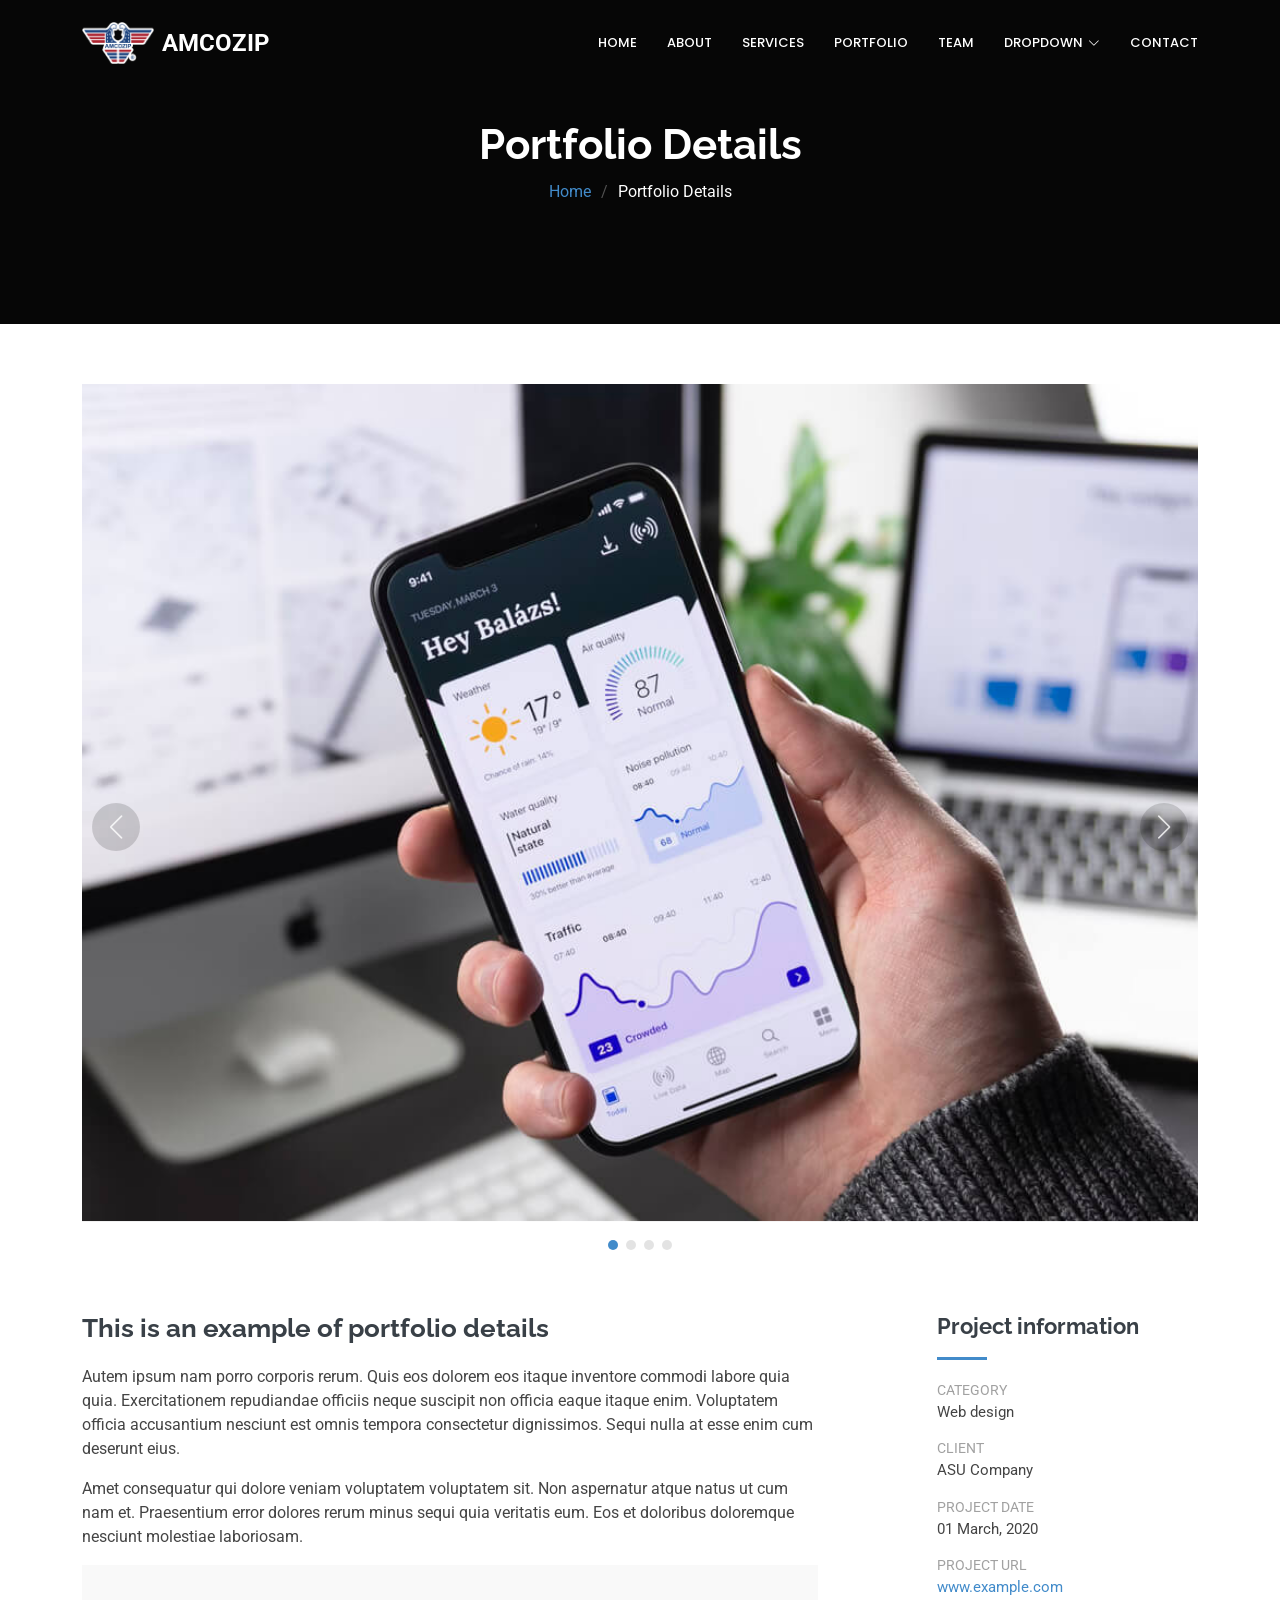
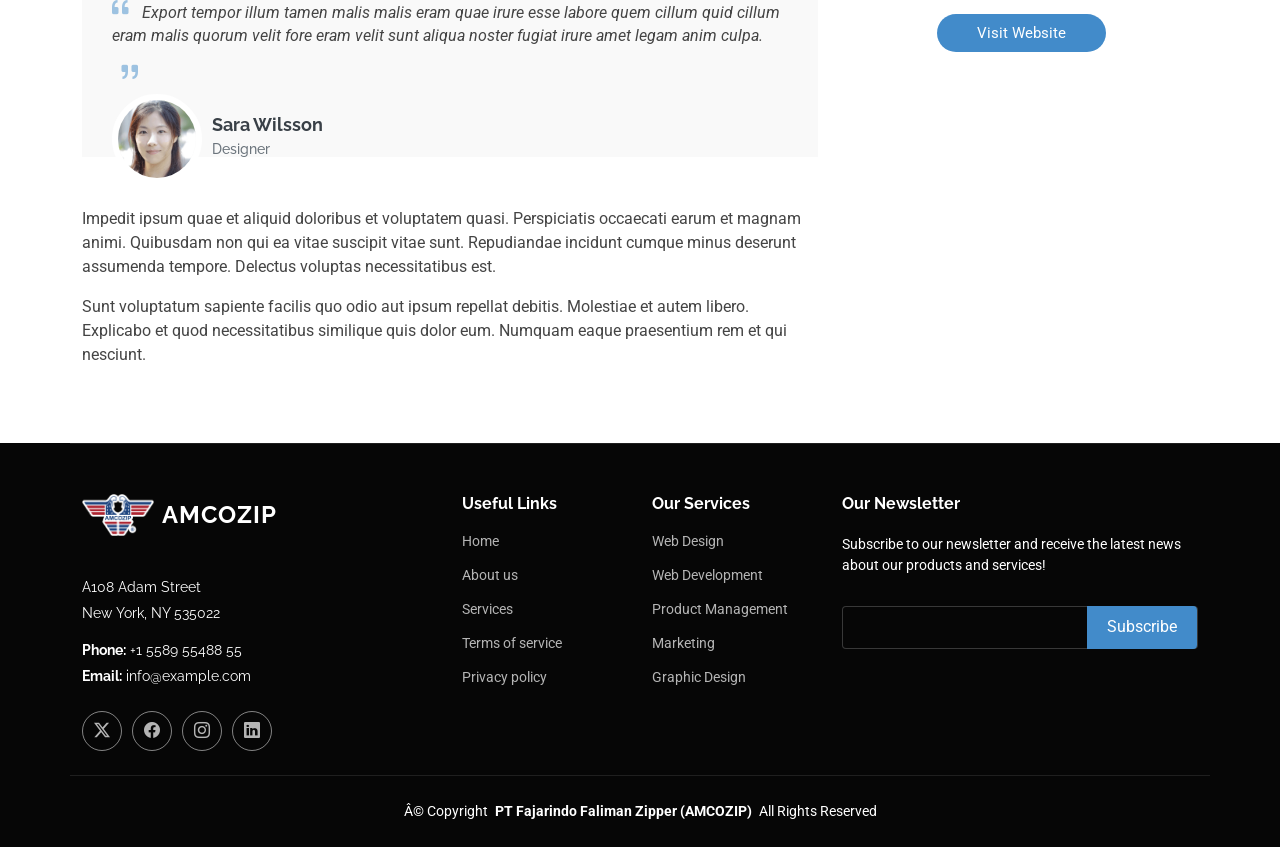
<file: Hidayah/portfolio-details.html>
﻿<!DOCTYPE html>
<html lang="en">

<head>
  <meta charset="utf-8">
  <meta content="width=device-width, initial-scale=1.0" name="viewport">
  <title>Portfolio Details - Hidayah Bootstrap Template</title>
  <meta name="description" content="">
  <meta name="keywords" content="">

  <!-- Favicons -->
  <link href="assets/img/favicon.png?v=2" rel="icon" type="image/png"><link rel="shortcut icon" href="assets/img/favicon.png?v=2" type="image/png">
  <link href="assets/img/apple-touch-icon.png" rel="apple-touch-icon">

  <!-- Fonts -->
  <link href="https://fonts.googleapis.com" rel="preconnect">
  <link href="https://fonts.gstatic.com" rel="preconnect" crossorigin>
  <link href="https://fonts.googleapis.com/css2?family=Roboto:ital,wght@0,100;0,300;0,400;0,500;0,700;0,900;1,100;1,300;1,400;1,500;1,700;1,900&family=Poppins:ital,wght@0,100;0,200;0,300;0,400;0,500;0,600;0,700;0,800;0,900;1,100;1,200;1,300;1,400;1,500;1,600;1,700;1,800;1,900&family=Raleway:ital,wght@0,100;0,200;0,300;0,400;0,500;0,600;0,700;0,800;0,900;1,100;1,200;1,300;1,400;1,500;1,600;1,700;1,800;1,900&display=swap" rel="stylesheet">

  <!-- Vendor CSS Files -->
  <link href="assets/vendor/bootstrap/css/bootstrap.min.css" rel="stylesheet">
  <link href="assets/vendor/bootstrap-icons/bootstrap-icons.css" rel="stylesheet">
  <link href="assets/vendor/aos/aos.css" rel="stylesheet">
  <link href="assets/vendor/glightbox/css/glightbox.min.css" rel="stylesheet">
  <link href="assets/vendor/swiper/swiper-bundle.min.css" rel="stylesheet">

  <!-- Main CSS File -->
  <link href="assets/css/main.css" rel="stylesheet">

  <!-- =======================================================
  * Template Name: Hidayah
  * Template URL: https://bootstrapmade.com/hidayah-free-simple-html-template-for-corporate/
  * Updated: Aug 07 2024 with Bootstrap v5.3.3
  * Author: BootstrapMade.com
  * License: https://bootstrapmade.com/license/
  ======================================================== -->
</head>

<body class="portfolio-details-page">

  <header id="header" class="header d-flex align-items-center fixed-top">
    <div class="container-fluid container-xl position-relative d-flex align-items-center justify-content-between">

      <a href="index.html" class="logo d-flex align-items-center">
        <!-- Uncomment the line below if you also wish to use an image logo -->
        <!-- <img src="assets/img/logo.png" alt=""> -->
        <img src="assets/img/logo.png" alt="AMCOZIP Logo" style="max-height: 42px; width: auto;" class="me-2"><span class="sitename fs-4 fw-bold text-white">AMCOZIP</span>
      </a>

      <nav id="navmenu" class="navmenu">
        <ul>
          <li><a href="#hero">Home</a></li>
          <li><a href="#about">About</a></li>
          <li><a href="#services">Services</a></li>
          <li><a href="#portfolio">Portfolio</a></li>
          <li><a href="#team">Team</a></li>
          <li class="dropdown"><a href="#"><span>Dropdown</span> <i class="bi bi-chevron-down toggle-dropdown"></i></a>
            <ul>
              <li><a href="#">Dropdown 1</a></li>
              <li class="dropdown"><a href="#"><span>Deep Dropdown</span> <i class="bi bi-chevron-down toggle-dropdown"></i></a>
                <ul>
                  <li><a href="#">Deep Dropdown 1</a></li>
                  <li><a href="#">Deep Dropdown 2</a></li>
                  <li><a href="#">Deep Dropdown 3</a></li>
                  <li><a href="#">Deep Dropdown 4</a></li>
                  <li><a href="#">Deep Dropdown 5</a></li>
                </ul>
              </li>
              <li><a href="#">Dropdown 2</a></li>
              <li><a href="#">Dropdown 3</a></li>
              <li><a href="#">Dropdown 4</a></li>
            </ul>
          </li>
          <li><a href="#contact">Contact</a></li>
        </ul>
        <i class="mobile-nav-toggle d-xl-none bi bi-list"></i>
      </nav>

    </div>
  </header>

  <main class="main">

    <!-- Page Title -->
    <div class="page-title dark-background">
      <div class="container">
        <h1>Portfolio Details</h1>
        <nav class="breadcrumbs">
          <ol>
            <li><a href="index.html">Home</a></li>
            <li class="current">Portfolio Details</li>
          </ol>
        </nav>
      </div>
    </div><!-- End Page Title -->

    <!-- Portfolio Details Section -->
    <section id="portfolio-details" class="portfolio-details section">

      <div class="container" data-aos="fade-up">

        <div class="portfolio-details-slider swiper init-swiper">
          <script type="application/json" class="swiper-config">
            {
              "loop": true,
              "speed": 600,
              "autoplay": {
                "delay": 5000
              },
              "slidesPerView": "auto",
              "navigation": {
                "nextEl": ".swiper-button-next",
                "prevEl": ".swiper-button-prev"
              },
              "pagination": {
                "el": ".swiper-pagination",
                "type": "bullets",
                "clickable": true
              }
            }
          </script>
          <div class="swiper-wrapper align-items-center">

            <div class="swiper-slide">
              <img src="assets/img/portfolio/app-1.jpg" alt="">
            </div>

            <div class="swiper-slide">
              <img src="assets/img/portfolio/product-1.jpg" alt="">
            </div>

            <div class="swiper-slide">
              <img src="assets/img/portfolio/branding-1.jpg" alt="">
            </div>

            <div class="swiper-slide">
              <img src="assets/img/portfolio/books-1.jpg" alt="">
            </div>

          </div>
          <div class="swiper-button-prev"></div>
          <div class="swiper-button-next"></div>
          <div class="swiper-pagination"></div>
        </div>

        <div class="row justify-content-between gy-4 mt-4">

          <div class="col-lg-8" data-aos="fade-up">
            <div class="portfolio-description">
              <h2>This is an example of portfolio details</h2>
              <p>
                Autem ipsum nam porro corporis rerum. Quis eos dolorem eos itaque inventore commodi labore quia quia. Exercitationem repudiandae officiis neque suscipit non officia eaque itaque enim. Voluptatem officia accusantium nesciunt est omnis tempora consectetur dignissimos. Sequi nulla at esse enim cum deserunt eius.
              </p>
              <p>
                Amet consequatur qui dolore veniam voluptatem voluptatem sit. Non aspernatur atque natus ut cum nam et. Praesentium error dolores rerum minus sequi quia veritatis eum. Eos et doloribus doloremque nesciunt molestiae laboriosam.
              </p>

              <div class="testimonial-item">
                <p>
                  <i class="bi bi-quote quote-icon-left"></i>
                  <span>Export tempor illum tamen malis malis eram quae irure esse labore quem cillum quid cillum eram malis quorum velit fore eram velit sunt aliqua noster fugiat irure amet legam anim culpa.</span>
                  <i class="bi bi-quote quote-icon-right"></i>
                </p>
                <div>
                  <img src="assets/img/testimonials/testimonials-2.jpg" class="testimonial-img" alt="">
                  <h3>Sara Wilsson</h3>
                  <h4>Designer</h4>
                </div>
              </div>

              <p>
                Impedit ipsum quae et aliquid doloribus et voluptatem quasi. Perspiciatis occaecati earum et magnam animi. Quibusdam non qui ea vitae suscipit vitae sunt. Repudiandae incidunt cumque minus deserunt assumenda tempore. Delectus voluptas necessitatibus est.
              </p>

              <p>
                Sunt voluptatum sapiente facilis quo odio aut ipsum repellat debitis. Molestiae et autem libero. Explicabo et quod necessitatibus similique quis dolor eum. Numquam eaque praesentium rem et qui nesciunt.
              </p>

            </div>
          </div>

          <div class="col-lg-3" data-aos="fade-up" data-aos-delay="100">
            <div class="portfolio-info">
              <h3>Project information</h3>
              <ul>
                <li><strong>Category</strong> Web design</li>
                <li><strong>Client</strong> ASU Company</li>
                <li><strong>Project date</strong> 01 March, 2020</li>
                <li><strong>Project URL</strong> <a href="#">www.example.com</a></li>
                <li><a href="#" class="btn-visit align-self-start">Visit Website</a></li>
              </ul>
            </div>
          </div>

        </div>

      </div>

    </section><!-- /Portfolio Details Section -->

  </main>

  <footer id="footer" class="footer dark-background">

    <div class="container footer-top">
      <div class="row gy-4">
        <div class="col-lg-4 col-md-6 footer-about">
          <a href="index.html" class="logo d-flex align-items-center">
            <img src="assets/img/logo.png" alt="AMCOZIP Logo" style="max-height: 42px; width: auto;" class="me-2"><span class="sitename fs-4 fw-bold text-white">AMCOZIP</span>
          </a>
          <div class="footer-contact pt-3">
            <p>A108 Adam Street</p>
            <p>New York, NY 535022</p>
            <p class="mt-3"><strong>Phone:</strong> <span>+1 5589 55488 55</span></p>
            <p><strong>Email:</strong> <span>info@example.com</span></p>
          </div>
          <div class="social-links d-flex mt-4">
            <a href=""><i class="bi bi-twitter-x"></i></a>
            <a href=""><i class="bi bi-facebook"></i></a>
            <a href=""><i class="bi bi-instagram"></i></a>
            <a href=""><i class="bi bi-linkedin"></i></a>
          </div>
        </div>

        <div class="col-lg-2 col-md-3 footer-links">
          <h4>Useful Links</h4>
          <ul>
            <li><a href="#">Home</a></li>
            <li><a href="#">About us</a></li>
            <li><a href="#">Services</a></li>
            <li><a href="#">Terms of service</a></li>
            <li><a href="#">Privacy policy</a></li>
          </ul>
        </div>

        <div class="col-lg-2 col-md-3 footer-links">
          <h4>Our Services</h4>
          <ul>
            <li><a href="#">Web Design</a></li>
            <li><a href="#">Web Development</a></li>
            <li><a href="#">Product Management</a></li>
            <li><a href="#">Marketing</a></li>
            <li><a href="#">Graphic Design</a></li>
          </ul>
        </div>

        <div class="col-lg-4 col-md-12 footer-newsletter">
          <h4>Our Newsletter</h4>
          <p>Subscribe to our newsletter and receive the latest news about our products and services!</p>
          <form action="forms/newsletter.php" method="post" class="php-email-form">
            <div class="newsletter-form"><input type="email" name="email"><input type="submit" value="Subscribe"></div>
            <div class="loading">Loading</div>
            <div class="error-message"></div>
            <div class="sent-message">Your subscription request has been sent. Thank you!</div>
          </form>
        </div>

      </div>
    </div>

    <div class="container copyright text-center mt-4">
      <p>Â© <span>Copyright</span> <strong class="px-1 sitename">PT Fajarindo Faliman Zipper (AMCOZIP)</strong> <span>All Rights Reserved</span></p>
      
    </div>

  </footer>

  <!-- Scroll Top -->
  <a href="#" id="scroll-top" class="scroll-top d-flex align-items-center justify-content-center"><i class="bi bi-arrow-up-short"></i></a>

  <!-- Preloader -->
  <div id="preloader"></div>

  <!-- Vendor JS Files -->
  <script src="assets/vendor/bootstrap/js/bootstrap.bundle.min.js"></script>
  <script src="assets/vendor/php-email-form/validate.js"></script>
  <script src="assets/vendor/aos/aos.js"></script>
  <script src="assets/vendor/glightbox/js/glightbox.min.js"></script>
  <script src="assets/vendor/purecounter/purecounter_vanilla.js"></script>
  <script src="assets/vendor/imagesloaded/imagesloaded.pkgd.min.js"></script>
  <script src="assets/vendor/isotope-layout/isotope.pkgd.min.js"></script>
  <script src="assets/vendor/swiper/swiper-bundle.min.js"></script>

  <!-- Main JS File -->
  <script src="assets/js/main.js"></script>

</body>

</html>
</file>
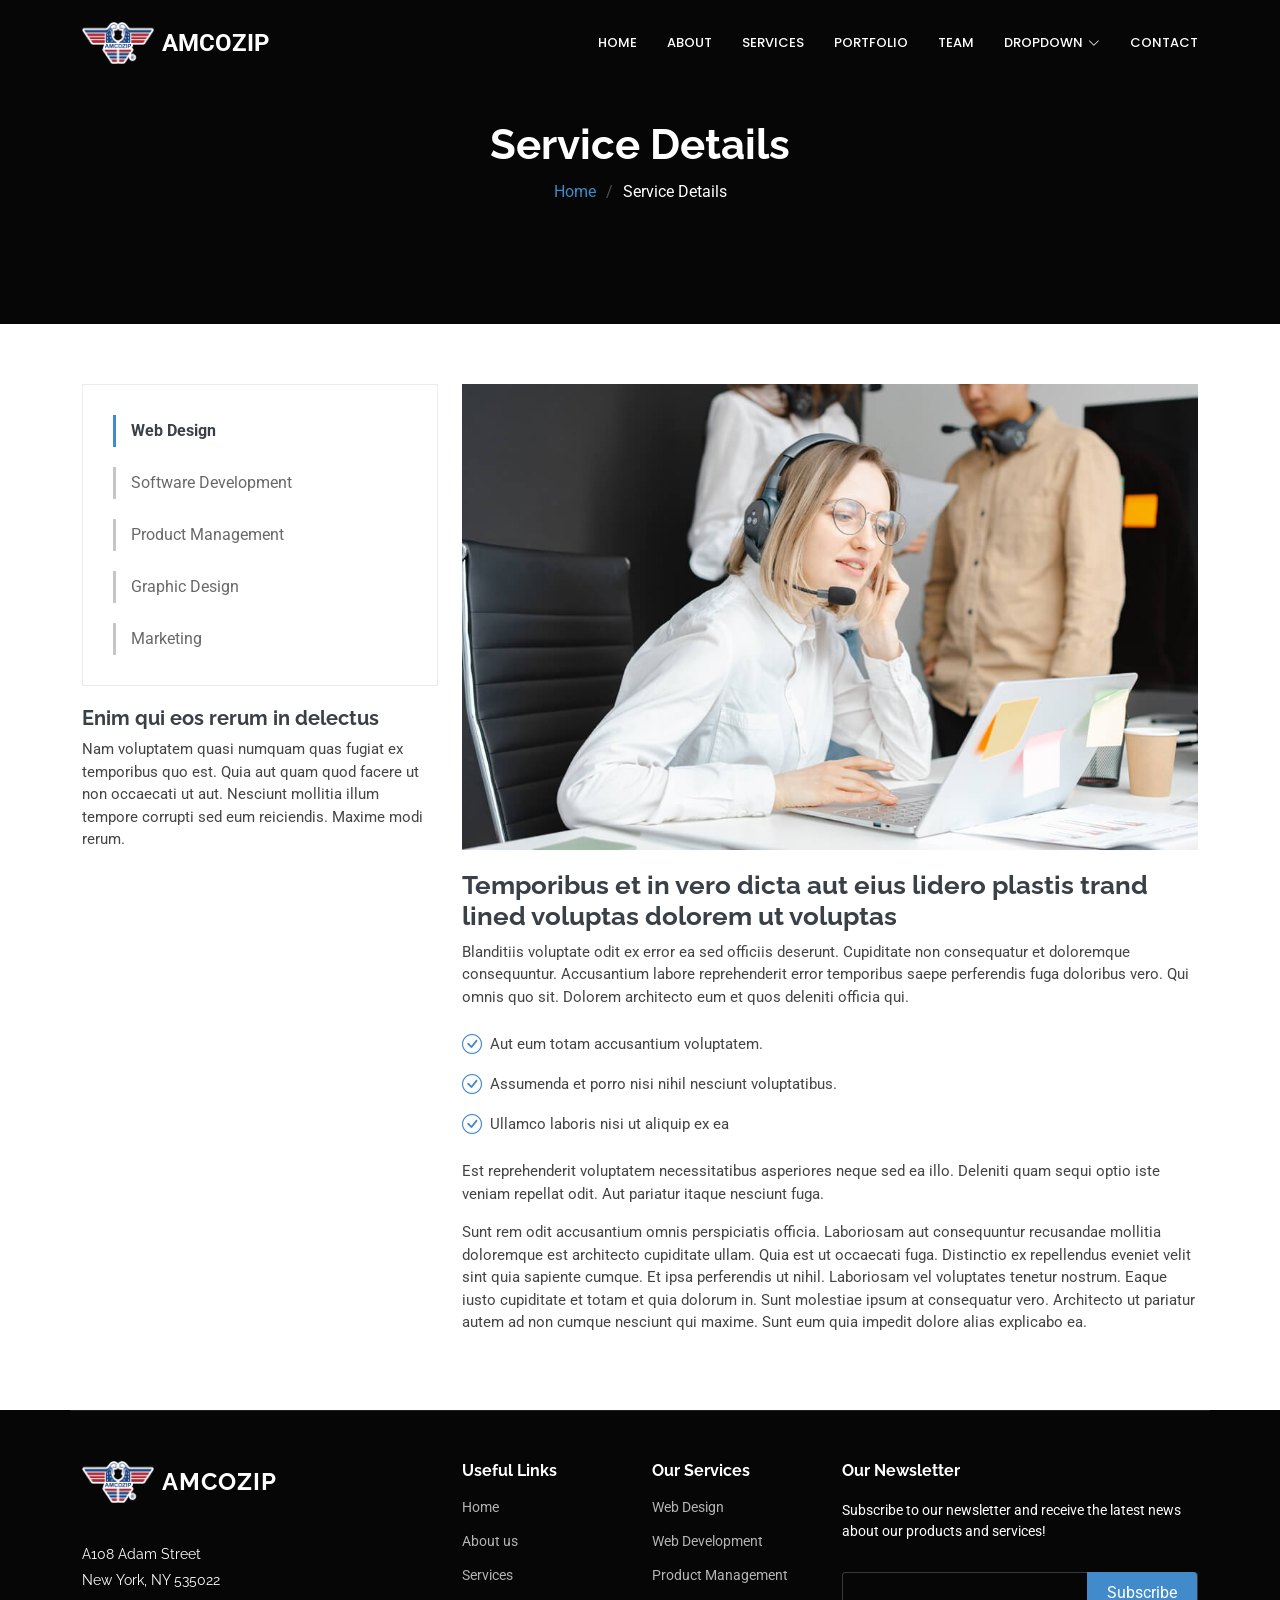
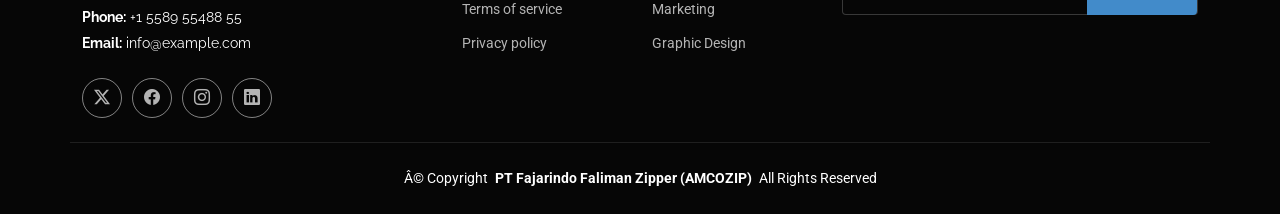
<file: Hidayah/service-details.html>
﻿<!DOCTYPE html>
<html lang="en">

<head>
  <meta charset="utf-8">
  <meta content="width=device-width, initial-scale=1.0" name="viewport">
  <title>Service Details - Hidayah Bootstrap Template</title>
  <meta name="description" content="">
  <meta name="keywords" content="">

  <!-- Favicons -->
  <link href="assets/img/favicon.png?v=2" rel="icon" type="image/png"><link rel="shortcut icon" href="assets/img/favicon.png?v=2" type="image/png">
  <link href="assets/img/apple-touch-icon.png" rel="apple-touch-icon">

  <!-- Fonts -->
  <link href="https://fonts.googleapis.com" rel="preconnect">
  <link href="https://fonts.gstatic.com" rel="preconnect" crossorigin>
  <link href="https://fonts.googleapis.com/css2?family=Roboto:ital,wght@0,100;0,300;0,400;0,500;0,700;0,900;1,100;1,300;1,400;1,500;1,700;1,900&family=Poppins:ital,wght@0,100;0,200;0,300;0,400;0,500;0,600;0,700;0,800;0,900;1,100;1,200;1,300;1,400;1,500;1,600;1,700;1,800;1,900&family=Raleway:ital,wght@0,100;0,200;0,300;0,400;0,500;0,600;0,700;0,800;0,900;1,100;1,200;1,300;1,400;1,500;1,600;1,700;1,800;1,900&display=swap" rel="stylesheet">

  <!-- Vendor CSS Files -->
  <link href="assets/vendor/bootstrap/css/bootstrap.min.css" rel="stylesheet">
  <link href="assets/vendor/bootstrap-icons/bootstrap-icons.css" rel="stylesheet">
  <link href="assets/vendor/aos/aos.css" rel="stylesheet">
  <link href="assets/vendor/glightbox/css/glightbox.min.css" rel="stylesheet">
  <link href="assets/vendor/swiper/swiper-bundle.min.css" rel="stylesheet">

  <!-- Main CSS File -->
  <link href="assets/css/main.css" rel="stylesheet">

  <!-- =======================================================
  * Template Name: Hidayah
  * Template URL: https://bootstrapmade.com/hidayah-free-simple-html-template-for-corporate/
  * Updated: Aug 07 2024 with Bootstrap v5.3.3
  * Author: BootstrapMade.com
  * License: https://bootstrapmade.com/license/
  ======================================================== -->
</head>

<body class="service-details-page">

  <header id="header" class="header d-flex align-items-center fixed-top">
    <div class="container-fluid container-xl position-relative d-flex align-items-center justify-content-between">

      <a href="index.html" class="logo d-flex align-items-center">
        <!-- Uncomment the line below if you also wish to use an image logo -->
        <!-- <img src="assets/img/logo.png" alt=""> -->
        <img src="assets/img/logo.png" alt="AMCOZIP Logo" style="max-height: 42px; width: auto;" class="me-2"><span class="sitename fs-4 fw-bold text-white">AMCOZIP</span>
      </a>

      <nav id="navmenu" class="navmenu">
        <ul>
          <li><a href="#hero">Home</a></li>
          <li><a href="#about">About</a></li>
          <li><a href="#services">Services</a></li>
          <li><a href="#portfolio">Portfolio</a></li>
          <li><a href="#team">Team</a></li>
          <li class="dropdown"><a href="#"><span>Dropdown</span> <i class="bi bi-chevron-down toggle-dropdown"></i></a>
            <ul>
              <li><a href="#">Dropdown 1</a></li>
              <li class="dropdown"><a href="#"><span>Deep Dropdown</span> <i class="bi bi-chevron-down toggle-dropdown"></i></a>
                <ul>
                  <li><a href="#">Deep Dropdown 1</a></li>
                  <li><a href="#">Deep Dropdown 2</a></li>
                  <li><a href="#">Deep Dropdown 3</a></li>
                  <li><a href="#">Deep Dropdown 4</a></li>
                  <li><a href="#">Deep Dropdown 5</a></li>
                </ul>
              </li>
              <li><a href="#">Dropdown 2</a></li>
              <li><a href="#">Dropdown 3</a></li>
              <li><a href="#">Dropdown 4</a></li>
            </ul>
          </li>
          <li><a href="#contact">Contact</a></li>
        </ul>
        <i class="mobile-nav-toggle d-xl-none bi bi-list"></i>
      </nav>

    </div>
  </header>

  <main class="main">

    <!-- Page Title -->
    <div class="page-title dark-background">
      <div class="container">
        <h1>Service Details</h1>
        <nav class="breadcrumbs">
          <ol>
            <li><a href="index.html">Home</a></li>
            <li class="current">Service Details</li>
          </ol>
        </nav>
      </div>
    </div><!-- End Page Title -->

    <!-- Service Details Section -->
    <section id="service-details" class="service-details section">

      <div class="container">

        <div class="row gy-4">

          <div class="col-lg-4" data-aos="fade-up" data-aos-delay="100">
            <div class="services-list">
              <a href="#" class="active">Web Design</a>
              <a href="#">Software Development</a>
              <a href="#">Product Management</a>
              <a href="#">Graphic Design</a>
              <a href="#">Marketing</a>
            </div>

            <h4>Enim qui eos rerum in delectus</h4>
            <p>Nam voluptatem quasi numquam quas fugiat ex temporibus quo est. Quia aut quam quod facere ut non occaecati ut aut. Nesciunt mollitia illum tempore corrupti sed eum reiciendis. Maxime modi rerum.</p>
          </div>

          <div class="col-lg-8" data-aos="fade-up" data-aos-delay="200">
            <img src="assets/img/services.jpg" alt="" class="img-fluid services-img">
            <h3>Temporibus et in vero dicta aut eius lidero plastis trand lined voluptas dolorem ut voluptas</h3>
            <p>
              Blanditiis voluptate odit ex error ea sed officiis deserunt. Cupiditate non consequatur et doloremque consequuntur. Accusantium labore reprehenderit error temporibus saepe perferendis fuga doloribus vero. Qui omnis quo sit. Dolorem architecto eum et quos deleniti officia qui.
            </p>
            <ul>
              <li><i class="bi bi-check-circle"></i> <span>Aut eum totam accusantium voluptatem.</span></li>
              <li><i class="bi bi-check-circle"></i> <span>Assumenda et porro nisi nihil nesciunt voluptatibus.</span></li>
              <li><i class="bi bi-check-circle"></i> <span>Ullamco laboris nisi ut aliquip ex ea</span></li>
            </ul>
            <p>
              Est reprehenderit voluptatem necessitatibus asperiores neque sed ea illo. Deleniti quam sequi optio iste veniam repellat odit. Aut pariatur itaque nesciunt fuga.
            </p>
            <p>
              Sunt rem odit accusantium omnis perspiciatis officia. Laboriosam aut consequuntur recusandae mollitia doloremque est architecto cupiditate ullam. Quia est ut occaecati fuga. Distinctio ex repellendus eveniet velit sint quia sapiente cumque. Et ipsa perferendis ut nihil. Laboriosam vel voluptates tenetur nostrum. Eaque iusto cupiditate et totam et quia dolorum in. Sunt molestiae ipsum at consequatur vero. Architecto ut pariatur autem ad non cumque nesciunt qui maxime. Sunt eum quia impedit dolore alias explicabo ea.
            </p>
          </div>

        </div>

      </div>

    </section><!-- /Service Details Section -->

  </main>

  <footer id="footer" class="footer dark-background">

    <div class="container footer-top">
      <div class="row gy-4">
        <div class="col-lg-4 col-md-6 footer-about">
          <a href="index.html" class="logo d-flex align-items-center">
            <img src="assets/img/logo.png" alt="AMCOZIP Logo" style="max-height: 42px; width: auto;" class="me-2"><span class="sitename fs-4 fw-bold text-white">AMCOZIP</span>
          </a>
          <div class="footer-contact pt-3">
            <p>A108 Adam Street</p>
            <p>New York, NY 535022</p>
            <p class="mt-3"><strong>Phone:</strong> <span>+1 5589 55488 55</span></p>
            <p><strong>Email:</strong> <span>info@example.com</span></p>
          </div>
          <div class="social-links d-flex mt-4">
            <a href=""><i class="bi bi-twitter-x"></i></a>
            <a href=""><i class="bi bi-facebook"></i></a>
            <a href=""><i class="bi bi-instagram"></i></a>
            <a href=""><i class="bi bi-linkedin"></i></a>
          </div>
        </div>

        <div class="col-lg-2 col-md-3 footer-links">
          <h4>Useful Links</h4>
          <ul>
            <li><a href="#">Home</a></li>
            <li><a href="#">About us</a></li>
            <li><a href="#">Services</a></li>
            <li><a href="#">Terms of service</a></li>
            <li><a href="#">Privacy policy</a></li>
          </ul>
        </div>

        <div class="col-lg-2 col-md-3 footer-links">
          <h4>Our Services</h4>
          <ul>
            <li><a href="#">Web Design</a></li>
            <li><a href="#">Web Development</a></li>
            <li><a href="#">Product Management</a></li>
            <li><a href="#">Marketing</a></li>
            <li><a href="#">Graphic Design</a></li>
          </ul>
        </div>

        <div class="col-lg-4 col-md-12 footer-newsletter">
          <h4>Our Newsletter</h4>
          <p>Subscribe to our newsletter and receive the latest news about our products and services!</p>
          <form action="forms/newsletter.php" method="post" class="php-email-form">
            <div class="newsletter-form"><input type="email" name="email"><input type="submit" value="Subscribe"></div>
            <div class="loading">Loading</div>
            <div class="error-message"></div>
            <div class="sent-message">Your subscription request has been sent. Thank you!</div>
          </form>
        </div>

      </div>
    </div>

    <div class="container copyright text-center mt-4">
      <p>Â© <span>Copyright</span> <strong class="px-1 sitename">PT Fajarindo Faliman Zipper (AMCOZIP)</strong> <span>All Rights Reserved</span></p>
      
    </div>

  </footer>

  <!-- Scroll Top -->
  <a href="#" id="scroll-top" class="scroll-top d-flex align-items-center justify-content-center"><i class="bi bi-arrow-up-short"></i></a>

  <!-- Preloader -->
  <div id="preloader"></div>

  <!-- Vendor JS Files -->
  <script src="assets/vendor/bootstrap/js/bootstrap.bundle.min.js"></script>
  <script src="assets/vendor/php-email-form/validate.js"></script>
  <script src="assets/vendor/aos/aos.js"></script>
  <script src="assets/vendor/glightbox/js/glightbox.min.js"></script>
  <script src="assets/vendor/purecounter/purecounter_vanilla.js"></script>
  <script src="assets/vendor/imagesloaded/imagesloaded.pkgd.min.js"></script>
  <script src="assets/vendor/isotope-layout/isotope.pkgd.min.js"></script>
  <script src="assets/vendor/swiper/swiper-bundle.min.js"></script>

  <!-- Main JS File -->
  <script src="assets/js/main.js"></script>

</body>

</html>
</file>
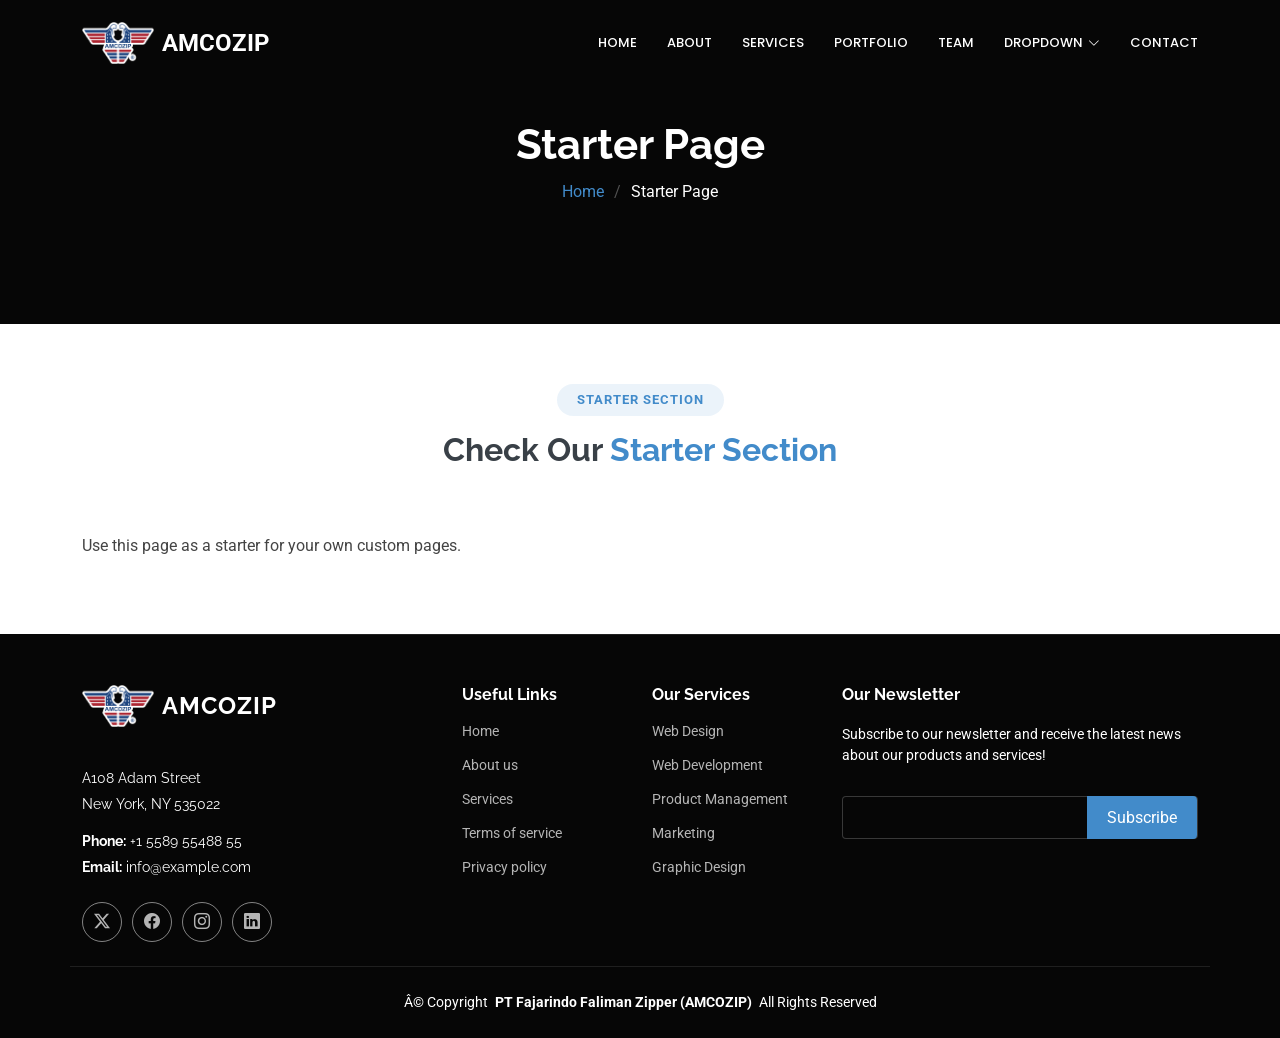
<file: Hidayah/starter-page.html>
﻿<!DOCTYPE html>
<html lang="en">

<head>
  <meta charset="utf-8">
  <meta content="width=device-width, initial-scale=1.0" name="viewport">
  <title>Starter Page - Hidayah Bootstrap Template</title>
  <meta name="description" content="">
  <meta name="keywords" content="">

  <!-- Favicons -->
  <link href="assets/img/favicon.png?v=2" rel="icon" type="image/png"><link rel="shortcut icon" href="assets/img/favicon.png?v=2" type="image/png">
  <link href="assets/img/apple-touch-icon.png" rel="apple-touch-icon">

  <!-- Fonts -->
  <link href="https://fonts.googleapis.com" rel="preconnect">
  <link href="https://fonts.gstatic.com" rel="preconnect" crossorigin>
  <link href="https://fonts.googleapis.com/css2?family=Roboto:ital,wght@0,100;0,300;0,400;0,500;0,700;0,900;1,100;1,300;1,400;1,500;1,700;1,900&family=Poppins:ital,wght@0,100;0,200;0,300;0,400;0,500;0,600;0,700;0,800;0,900;1,100;1,200;1,300;1,400;1,500;1,600;1,700;1,800;1,900&family=Raleway:ital,wght@0,100;0,200;0,300;0,400;0,500;0,600;0,700;0,800;0,900;1,100;1,200;1,300;1,400;1,500;1,600;1,700;1,800;1,900&display=swap" rel="stylesheet">

  <!-- Vendor CSS Files -->
  <link href="assets/vendor/bootstrap/css/bootstrap.min.css" rel="stylesheet">
  <link href="assets/vendor/bootstrap-icons/bootstrap-icons.css" rel="stylesheet">
  <link href="assets/vendor/aos/aos.css" rel="stylesheet">
  <link href="assets/vendor/glightbox/css/glightbox.min.css" rel="stylesheet">
  <link href="assets/vendor/swiper/swiper-bundle.min.css" rel="stylesheet">

  <!-- Main CSS File -->
  <link href="assets/css/main.css" rel="stylesheet">

  <!-- =======================================================
  * Template Name: Hidayah
  * Template URL: https://bootstrapmade.com/hidayah-free-simple-html-template-for-corporate/
  * Updated: Aug 07 2024 with Bootstrap v5.3.3
  * Author: BootstrapMade.com
  * License: https://bootstrapmade.com/license/
  ======================================================== -->
</head>

<body class="starter-page-page">

  <header id="header" class="header d-flex align-items-center fixed-top">
    <div class="container-fluid container-xl position-relative d-flex align-items-center justify-content-between">

      <a href="index.html" class="logo d-flex align-items-center">
        <!-- Uncomment the line below if you also wish to use an image logo -->
        <!-- <img src="assets/img/logo.png" alt=""> -->
        <img src="assets/img/logo.png" alt="AMCOZIP Logo" style="max-height: 42px; width: auto;" class="me-2"><span class="sitename fs-4 fw-bold text-white">AMCOZIP</span>
      </a>

      <nav id="navmenu" class="navmenu">
        <ul>
          <li><a href="#hero">Home</a></li>
          <li><a href="#about">About</a></li>
          <li><a href="#services">Services</a></li>
          <li><a href="#portfolio">Portfolio</a></li>
          <li><a href="#team">Team</a></li>
          <li class="dropdown"><a href="#"><span>Dropdown</span> <i class="bi bi-chevron-down toggle-dropdown"></i></a>
            <ul>
              <li><a href="#">Dropdown 1</a></li>
              <li class="dropdown"><a href="#"><span>Deep Dropdown</span> <i class="bi bi-chevron-down toggle-dropdown"></i></a>
                <ul>
                  <li><a href="#">Deep Dropdown 1</a></li>
                  <li><a href="#">Deep Dropdown 2</a></li>
                  <li><a href="#">Deep Dropdown 3</a></li>
                  <li><a href="#">Deep Dropdown 4</a></li>
                  <li><a href="#">Deep Dropdown 5</a></li>
                </ul>
              </li>
              <li><a href="#">Dropdown 2</a></li>
              <li><a href="#">Dropdown 3</a></li>
              <li><a href="#">Dropdown 4</a></li>
            </ul>
          </li>
          <li><a href="#contact">Contact</a></li>
        </ul>
        <i class="mobile-nav-toggle d-xl-none bi bi-list"></i>
      </nav>

    </div>
  </header>

  <main class="main">

    <!-- Page Title -->
    <div class="page-title dark-background">
      <div class="container">
        <h1>Starter Page</h1>
        <nav class="breadcrumbs">
          <ol>
            <li><a href="index.html">Home</a></li>
            <li class="current">Starter Page</li>
          </ol>
        </nav>
      </div>
    </div><!-- End Page Title -->

    <!-- Starter Section Section -->
    <section id="starter-section" class="starter-section section">

      <!-- Section Title -->
      <div class="container section-title" data-aos="fade-up">
        <h2>Starter Section</h2>
        <div><span>Check Our</span> <span class="description-title">Starter Section</span></div>
      </div><!-- End Section Title -->

      <div class="container" data-aos="fade-up">
        <p>Use this page as a starter for your own custom pages.</p>
      </div>

    </section><!-- /Starter Section Section -->

  </main>

  <footer id="footer" class="footer dark-background">

    <div class="container footer-top">
      <div class="row gy-4">
        <div class="col-lg-4 col-md-6 footer-about">
          <a href="index.html" class="logo d-flex align-items-center">
            <img src="assets/img/logo.png" alt="AMCOZIP Logo" style="max-height: 42px; width: auto;" class="me-2"><span class="sitename fs-4 fw-bold text-white">AMCOZIP</span>
          </a>
          <div class="footer-contact pt-3">
            <p>A108 Adam Street</p>
            <p>New York, NY 535022</p>
            <p class="mt-3"><strong>Phone:</strong> <span>+1 5589 55488 55</span></p>
            <p><strong>Email:</strong> <span>info@example.com</span></p>
          </div>
          <div class="social-links d-flex mt-4">
            <a href=""><i class="bi bi-twitter-x"></i></a>
            <a href=""><i class="bi bi-facebook"></i></a>
            <a href=""><i class="bi bi-instagram"></i></a>
            <a href=""><i class="bi bi-linkedin"></i></a>
          </div>
        </div>

        <div class="col-lg-2 col-md-3 footer-links">
          <h4>Useful Links</h4>
          <ul>
            <li><a href="#">Home</a></li>
            <li><a href="#">About us</a></li>
            <li><a href="#">Services</a></li>
            <li><a href="#">Terms of service</a></li>
            <li><a href="#">Privacy policy</a></li>
          </ul>
        </div>

        <div class="col-lg-2 col-md-3 footer-links">
          <h4>Our Services</h4>
          <ul>
            <li><a href="#">Web Design</a></li>
            <li><a href="#">Web Development</a></li>
            <li><a href="#">Product Management</a></li>
            <li><a href="#">Marketing</a></li>
            <li><a href="#">Graphic Design</a></li>
          </ul>
        </div>

        <div class="col-lg-4 col-md-12 footer-newsletter">
          <h4>Our Newsletter</h4>
          <p>Subscribe to our newsletter and receive the latest news about our products and services!</p>
          <form action="forms/newsletter.php" method="post" class="php-email-form">
            <div class="newsletter-form"><input type="email" name="email"><input type="submit" value="Subscribe"></div>
            <div class="loading">Loading</div>
            <div class="error-message"></div>
            <div class="sent-message">Your subscription request has been sent. Thank you!</div>
          </form>
        </div>

      </div>
    </div>

    <div class="container copyright text-center mt-4">
      <p>Â© <span>Copyright</span> <strong class="px-1 sitename">PT Fajarindo Faliman Zipper (AMCOZIP)</strong> <span>All Rights Reserved</span></p>
      
    </div>

  </footer>

  <!-- Scroll Top -->
  <a href="#" id="scroll-top" class="scroll-top d-flex align-items-center justify-content-center"><i class="bi bi-arrow-up-short"></i></a>

  <!-- Preloader -->
  <div id="preloader"></div>

  <!-- Vendor JS Files -->
  <script src="assets/vendor/bootstrap/js/bootstrap.bundle.min.js"></script>
  <script src="assets/vendor/php-email-form/validate.js"></script>
  <script src="assets/vendor/aos/aos.js"></script>
  <script src="assets/vendor/glightbox/js/glightbox.min.js"></script>
  <script src="assets/vendor/purecounter/purecounter_vanilla.js"></script>
  <script src="assets/vendor/imagesloaded/imagesloaded.pkgd.min.js"></script>
  <script src="assets/vendor/isotope-layout/isotope.pkgd.min.js"></script>
  <script src="assets/vendor/swiper/swiper-bundle.min.js"></script>

  <!-- Main JS File -->
  <script src="assets/js/main.js"></script>

</body>

</html>
</file>
<file: Hidayah/assets/css/main.css>
/**
* Template Name: Hidayah
* Template URL: https://bootstrapmade.com/hidayah-free-simple-html-template-for-corporate/
* Updated: Aug 07 2024 with Bootstrap v5.3.3
* Author: BootstrapMade.com
* License: https://bootstrapmade.com/license/
*/

/*--------------------------------------------------------------
# Font & Color Variables
# Help: https://bootstrapmade.com/color-system/
--------------------------------------------------------------*/
/* Fonts */
:root {
  --default-font: "Roboto",  system-ui, -apple-system, "Segoe UI", Roboto, "Helvetica Neue", Arial, "Noto Sans", "Liberation Sans", sans-serif, "Apple Color Emoji", "Segoe UI Emoji", "Segoe UI Symbol", "Noto Color Emoji";
  --heading-font: "Raleway",  sans-serif;
  --nav-font: "Poppins",  sans-serif;
}

/* Global Colors - The following color variables are used throughout the website. Updating them here will change the color scheme of the entire website */
:root { 
  --background-color: #ffffff; /* Background color for the entire website, including individual sections */
  --default-color: #444444; /* Default color used for the majority of the text content across the entire website */
  --heading-color: #394047; /* Color for headings, subheadings and title throughout the website */
  --accent-color: #428bca; /* Accent color that represents your brand on the website. It's used for buttons, links, and other elements that need to stand out */
  --surface-color: #ffffff; /* The surface color is used as a background of boxed elements within sections, such as cards, icon boxes, or other elements that require a visual separation from the global background. */
  --contrast-color: #ffffff; /* Contrast color for text, ensuring readability against backgrounds of accent, heading, or default colors. */
}

/* Nav Menu Colors - The following color variables are used specifically for the navigation menu. They are separate from the global colors to allow for more customization options */
:root {
  --nav-color: #ffffff;  /* The default color of the main navmenu links */
  --nav-hover-color: #428bca; /* Applied to main navmenu links when they are hovered over or active */
  --nav-mobile-background-color: #ffffff; /* Used as the background color for mobile navigation menu */
  --nav-dropdown-background-color: #ffffff; /* Used as the background color for dropdown items that appear when hovering over primary navigation items */
  --nav-dropdown-color: #444444; /* Used for navigation links of the dropdown items in the navigation menu. */
  --nav-dropdown-hover-color: #428bca; /* Similar to --nav-hover-color, this color is applied to dropdown navigation links when they are hovered over. */
}

/* Color Presets - These classes override global colors when applied to any section or element, providing reuse of the sam color scheme. */

.light-background {
  --background-color: #f9f9f9;
  --surface-color: #ffffff;
}

.dark-background {
  --background-color: #060606;
  --default-color: #ffffff;
  --heading-color: #ffffff;
  --surface-color: #252525;
  --contrast-color: #ffffff;
}

/* Smooth scroll */
:root {
  scroll-behavior: smooth;
}

/*--------------------------------------------------------------
# General Styling & Shared Classes
--------------------------------------------------------------*/
body {
  color: var(--default-color);
  background-color: var(--background-color);
  font-family: var(--default-font);
}

a {
  color: var(--accent-color);
  text-decoration: none;
  transition: 0.3s;
}

a:hover {
  color: color-mix(in srgb, var(--accent-color), transparent 25%);
  text-decoration: none;
}

h1,
h2,
h3,
h4,
h5,
h6 {
  color: var(--heading-color);
  font-family: var(--heading-font);
}

/* PHP Email Form Messages
------------------------------*/
.php-email-form .error-message {
  display: none;
  background: #df1529;
  color: #ffffff;
  text-align: left;
  padding: 15px;
  margin-bottom: 24px;
  font-weight: 600;
}

.php-email-form .sent-message {
  display: none;
  color: #ffffff;
  background: #059652;
  text-align: center;
  padding: 15px;
  margin-bottom: 24px;
  font-weight: 600;
}

.php-email-form .loading {
  display: none;
  background: var(--surface-color);
  text-align: center;
  padding: 15px;
  margin-bottom: 24px;
}

.php-email-form .loading:before {
  content: "";
  display: inline-block;
  border-radius: 50%;
  width: 24px;
  height: 24px;
  margin: 0 10px -6px 0;
  border: 3px solid var(--accent-color);
  border-top-color: var(--surface-color);
  animation: php-email-form-loading 1s linear infinite;
}

@keyframes php-email-form-loading {
  0% {
    transform: rotate(0deg);
  }

  100% {
    transform: rotate(360deg);
  }
}

/* Pulsating Play Button
------------------------------*/
.pulsating-play-btn {
  width: 94px;
  height: 94px;
  background: radial-gradient(var(--accent-color) 50%, color-mix(in srgb, var(--accent-color), transparent 75%) 52%);
  border-radius: 50%;
  display: block;
  position: relative;
  overflow: hidden;
}

.pulsating-play-btn:before {
  content: "";
  position: absolute;
  width: 120px;
  height: 120px;
  animation-delay: 0s;
  animation: pulsate-play-btn 2s;
  animation-direction: forwards;
  animation-iteration-count: infinite;
  animation-timing-function: steps;
  opacity: 1;
  border-radius: 50%;
  border: 5px solid color-mix(in srgb, var(--accent-color), transparent 30%);
  top: -15%;
  left: -15%;
  background: rgba(198, 16, 0, 0);
}

.pulsating-play-btn:after {
  content: "";
  position: absolute;
  left: 50%;
  top: 50%;
  transform: translateX(-40%) translateY(-50%);
  width: 0;
  height: 0;
  border-top: 10px solid transparent;
  border-bottom: 10px solid transparent;
  border-left: 15px solid #fff;
  z-index: 100;
  transition: all 400ms cubic-bezier(0.55, 0.055, 0.675, 0.19);
}

.pulsating-play-btn:hover:before {
  content: "";
  position: absolute;
  left: 50%;
  top: 50%;
  transform: translateX(-40%) translateY(-50%);
  width: 0;
  height: 0;
  border: none;
  border-top: 10px solid transparent;
  border-bottom: 10px solid transparent;
  border-left: 15px solid #fff;
  z-index: 200;
  animation: none;
  border-radius: 0;
}

.pulsating-play-btn:hover:after {
  border-left: 15px solid var(--accent-color);
  transform: scale(20);
}

@keyframes pulsate-play-btn {
  0% {
    transform: scale(0.6, 0.6);
    opacity: 1;
  }

  100% {
    transform: scale(1, 1);
    opacity: 0;
  }
}

/*--------------------------------------------------------------
# Global Header
--------------------------------------------------------------*/
.header {
  --background-color: rgba(0, 0, 0, 0);
  --default-color: #ffffff;
  --heading-color: #ffffff;
  color: var(--default-color);
  background-color: var(--background-color);
  padding: 15px 0;
  transition: all 0.5s;
  z-index: 997;
}

.header .logo {
  line-height: 1;
}

.header .logo img {
  max-height: 42px;
  margin-right: 10px;
}

.header .logo h1 {
  font-size: 30px;
  margin: 0;
  font-weight: 700;
  color: var(--heading-color);
}

.scrolled .header {
  box-shadow: 0px 0 18px rgba(0, 0, 0, 0.1);
}

/* Global Header on Scroll
------------------------------*/
.scrolled .header {
  --background-color: rgba(0, 0, 0, 0.85);
}

/*--------------------------------------------------------------
# Navigation Menu
--------------------------------------------------------------*/
/* Navmenu - Desktop */
@media (min-width: 1200px) {
  .navmenu {
    padding: 0;
  }

  .navmenu ul {
    margin: 0;
    padding: 0;
    display: flex;
    list-style: none;
    align-items: center;
  }

  .navmenu li {
    position: relative;
  }

  .navmenu a,
  .navmenu a:focus {
    color: var(--nav-color);
    padding: 18px 15px;
    font-size: 13px;
    font-family: var(--nav-font);
    text-transform: uppercase;
    font-weight: 500;
    display: flex;
    align-items: center;
    justify-content: space-between;
    white-space: nowrap;
    transition: 0.3s;
  }

  .navmenu a i,
  .navmenu a:focus i {
    font-size: 12px;
    line-height: 0;
    margin-left: 5px;
    transition: 0.3s;
  }

  .navmenu li:last-child a {
    padding-right: 0;
  }

  .navmenu li:hover>a,
  .navmenu .active,
  .navmenu .active:focus {
    color: var(--nav-hover-color);
  }

  .navmenu .dropdown ul {
    margin: 0;
    padding: 10px 0;
    background: var(--nav-dropdown-background-color);
    display: block;
    position: absolute;
    visibility: hidden;
    left: 14px;
    top: 130%;
    opacity: 0;
    transition: 0.3s;
    border-radius: 4px;
    z-index: 99;
    box-shadow: 0px 0px 30px rgba(0, 0, 0, 0.1);
  }

  .navmenu .dropdown ul li {
    min-width: 200px;
  }

  .navmenu .dropdown ul a {
    padding: 10px 20px;
    font-size: 15px;
    text-transform: none;
    color: var(--nav-dropdown-color);
  }

  .navmenu .dropdown ul a i {
    font-size: 12px;
  }

  .navmenu .dropdown ul a:hover,
  .navmenu .dropdown ul .active:hover,
  .navmenu .dropdown ul li:hover>a {
    color: var(--nav-dropdown-hover-color);
  }

  .navmenu .dropdown:hover>ul {
    opacity: 1;
    top: 100%;
    visibility: visible;
  }

  .navmenu .dropdown .dropdown ul {
    top: 0;
    left: -90%;
    visibility: hidden;
  }

  .navmenu .dropdown .dropdown:hover>ul {
    opacity: 1;
    top: 0;
    left: -100%;
    visibility: visible;
  }
}

/* Navmenu - Mobile */
@media (max-width: 1199px) {
  .mobile-nav-toggle {
    color: var(--nav-color);
    font-size: 28px;
    line-height: 0;
    margin-right: 10px;
    cursor: pointer;
    transition: color 0.3s;
  }

  .navmenu {
    padding: 0;
    z-index: 9997;
  }

  .navmenu ul {
    display: none;
    list-style: none;
    position: absolute;
    inset: 60px 20px 20px 20px;
    padding: 10px 0;
    margin: 0;
    border-radius: 6px;
    background-color: var(--nav-mobile-background-color);
    overflow-y: auto;
    transition: 0.3s;
    z-index: 9998;
    box-shadow: 0px 0px 30px rgba(0, 0, 0, 0.1);
  }

  .navmenu a,
  .navmenu a:focus {
    color: var(--nav-dropdown-color);
    padding: 10px 20px;
    font-family: var(--nav-font);
    font-size: 17px;
    font-weight: 500;
    display: flex;
    align-items: center;
    justify-content: space-between;
    white-space: nowrap;
    transition: 0.3s;
  }

  .navmenu a i,
  .navmenu a:focus i {
    font-size: 12px;
    line-height: 0;
    margin-left: 5px;
    width: 30px;
    height: 30px;
    display: flex;
    align-items: center;
    justify-content: center;
    border-radius: 50%;
    transition: 0.3s;
    background-color: color-mix(in srgb, var(--accent-color), transparent 90%);
  }

  .navmenu a i:hover,
  .navmenu a:focus i:hover {
    background-color: var(--accent-color);
    color: var(--contrast-color);
  }

  .navmenu a:hover,
  .navmenu .active,
  .navmenu .active:focus {
    color: var(--nav-dropdown-hover-color);
  }

  .navmenu .active i,
  .navmenu .active:focus i {
    background-color: var(--accent-color);
    color: var(--contrast-color);
    transform: rotate(180deg);
  }

  .navmenu .dropdown ul {
    position: static;
    display: none;
    z-index: 99;
    padding: 10px 0;
    margin: 10px 20px;
    background-color: var(--nav-dropdown-background-color);
    border: 1px solid color-mix(in srgb, var(--default-color), transparent 90%);
    box-shadow: none;
    transition: all 0.5s ease-in-out;
  }

  .navmenu .dropdown ul ul {
    background-color: rgba(33, 37, 41, 0.1);
  }

  .navmenu .dropdown>.dropdown-active {
    display: block;
    background-color: rgba(33, 37, 41, 0.03);
  }

  .mobile-nav-active {
    overflow: hidden;
  }

  .mobile-nav-active .mobile-nav-toggle {
    color: #fff;
    position: absolute;
    font-size: 32px;
    top: 15px;
    right: 15px;
    margin-right: 0;
    z-index: 9999;
  }

  .mobile-nav-active .navmenu {
    position: fixed;
    overflow: hidden;
    inset: 0;
    background: rgba(33, 37, 41, 0.8);
    transition: 0.3s;
  }

  .mobile-nav-active .navmenu>ul {
    display: block;
  }
}

/*--------------------------------------------------------------
# Global Footer
--------------------------------------------------------------*/
.footer {
  color: var(--default-color);
  background-color: var(--background-color);
  font-size: 14px;
  position: relative;
}

.footer .footer-top {
  padding-top: 50px;
  border-top: 1px solid color-mix(in srgb, var(--default-color), transparent 90%);
}

.footer .footer-about .logo {
  line-height: 1;
  margin-bottom: 25px;
}

.footer .footer-about .logo img {
  max-height: 40px;
  margin-right: 6px;
}

.footer .footer-about .logo span {
  font-size: 26px;
  font-weight: 700;
  letter-spacing: 1px;
  font-family: var(--heading-font);
  color: var(--heading-color);
}

.footer .footer-about p {
  font-size: 14px;
  font-family: var(--heading-font);
}

.footer .social-links a {
  display: flex;
  align-items: center;
  justify-content: center;
  width: 40px;
  height: 40px;
  border-radius: 50%;
  border: 1px solid color-mix(in srgb, var(--default-color), transparent 50%);
  font-size: 16px;
  color: color-mix(in srgb, var(--default-color), transparent 30%);
  margin-right: 10px;
  transition: 0.3s;
}

.footer .social-links a:hover {
  color: var(--accent-color);
  border-color: var(--accent-color);
}

.footer h4 {
  font-size: 16px;
  font-weight: bold;
  position: relative;
  padding-bottom: 12px;
}

.footer .footer-links {
  margin-bottom: 30px;
}

.footer .footer-links ul {
  list-style: none;
  padding: 0;
  margin: 0;
}

.footer .footer-links ul i {
  padding-right: 2px;
  font-size: 12px;
  line-height: 0;
}

.footer .footer-links ul li {
  padding: 10px 0;
  display: flex;
  align-items: center;
}

.footer .footer-links ul li:first-child {
  padding-top: 0;
}

.footer .footer-links ul a {
  color: color-mix(in srgb, var(--default-color), transparent 30%);
  display: inline-block;
  line-height: 1;
}

.footer .footer-links ul a:hover {
  color: var(--accent-color);
}

.footer .footer-contact p {
  margin-bottom: 5px;
}

.footer .footer-newsletter .newsletter-form {
  margin-top: 30px;
  margin-bottom: 15px;
  padding: 6px 8px;
  position: relative;
  border-radius: 4px;
  border: 1px solid color-mix(in srgb, var(--default-color), transparent 80%);
  display: flex;
  background-color: var(--background-color);
  transition: 0.3s;
}

.footer .footer-newsletter .newsletter-form:focus-within {
  border-color: var(--accent-color);
}

.footer .footer-newsletter .newsletter-form input[type=email] {
  border: 0;
  padding: 4px;
  width: 100%;
  background-color: var(--background-color);
  color: var(--default-color);
}

.footer .footer-newsletter .newsletter-form input[type=email]:focus-visible {
  outline: none;
}

.footer .footer-newsletter .newsletter-form input[type=submit] {
  border: 0;
  font-size: 16px;
  padding: 0 20px;
  margin: -7px -8px -7px 0;
  background: var(--accent-color);
  color: var(--contrast-color);
  transition: 0.3s;
  border-radius: 0 4px 4px 0;
}

.footer .footer-newsletter .newsletter-form input[type=submit]:hover {
  background: color-mix(in srgb, var(--accent-color), transparent 20%);
}

.footer .copyright {
  padding: 25px 0;
  border-top: 1px solid color-mix(in srgb, var(--default-color), transparent 90%);
}

.footer .copyright p {
  margin-bottom: 0;
}

.footer .credits {
  margin-top: 6px;
  font-size: 13px;
}

/*--------------------------------------------------------------
# Preloader
--------------------------------------------------------------*/
#preloader {
  position: fixed;
  inset: 0;
  z-index: 999999;
  overflow: hidden;
  background: var(--background-color);
  transition: all 0.6s ease-out;
}

#preloader:before {
  content: "";
  position: fixed;
  top: calc(50% - 30px);
  left: calc(50% - 30px);
  border: 6px solid #ffffff;
  border-color: var(--accent-color) transparent var(--accent-color) transparent;
  border-radius: 50%;
  width: 60px;
  height: 60px;
  animation: animate-preloader 1.5s linear infinite;
}

@keyframes animate-preloader {
  0% {
    transform: rotate(0deg);
  }

  100% {
    transform: rotate(360deg);
  }
}

/*--------------------------------------------------------------
# Scroll Top Button
--------------------------------------------------------------*/
.scroll-top {
  position: fixed;
  visibility: hidden;
  opacity: 0;
  right: 15px;
  bottom: 15px;
  z-index: 99999;
  background-color: var(--accent-color);
  width: 40px;
  height: 40px;
  border-radius: 4px;
  transition: all 0.4s;
}

.scroll-top i {
  font-size: 24px;
  color: var(--contrast-color);
  line-height: 0;
}

.scroll-top:hover {
  background-color: color-mix(in srgb, var(--accent-color), transparent 20%);
  color: var(--contrast-color);
}

.scroll-top.active {
  visibility: visible;
  opacity: 1;
}

/*--------------------------------------------------------------
# Disable aos animation delay on mobile devices
--------------------------------------------------------------*/
@media screen and (max-width: 768px) {
  [data-aos-delay] {
    transition-delay: 0 !important;
  }
}

/*--------------------------------------------------------------
# Global Page Titles & Breadcrumbs
--------------------------------------------------------------*/
.page-title {
  color: var(--default-color);
  background-color: var(--background-color);
  padding: 120px 0;
  text-align: center;
  position: relative;
}

.page-title h1 {
  font-size: 42px;
  font-weight: 700;
  margin-bottom: 10px;
}

.page-title .breadcrumbs ol {
  display: flex;
  flex-wrap: wrap;
  list-style: none;
  justify-content: center;
  padding: 0;
  margin: 0;
  font-size: 16px;
  font-weight: 400;
}

.page-title .breadcrumbs ol li+li {
  padding-left: 10px;
}

.page-title .breadcrumbs ol li+li::before {
  content: "/";
  display: inline-block;
  padding-right: 10px;
  color: color-mix(in srgb, var(--default-color), transparent 70%);
}

/*--------------------------------------------------------------
# Global Sections
--------------------------------------------------------------*/
section,
.section {
  color: var(--default-color);
  background-color: var(--background-color);
  padding: 60px 0;
  scroll-margin-top: 85px;
  overflow: clip;
}

@media (max-width: 1199px) {

  section,
  .section {
    scroll-margin-top: 66px;
  }
}

/*--------------------------------------------------------------
# Global Section Titles
--------------------------------------------------------------*/
.section-title {
  text-align: center;
  padding-bottom: 60px;
  position: relative;
}

.section-title h2 {
  font-size: 13px;
  letter-spacing: 1px;
  font-weight: 700;
  padding: 8px 20px;
  margin: 0;
  background: color-mix(in srgb, var(--accent-color), transparent 90%);
  color: var(--accent-color);
  display: inline-block;
  text-transform: uppercase;
  border-radius: 50px;
  font-family: var(--default-font);
}

.section-title div {
  color: var(--heading-color);
  margin: 10px 0 0 0;
  font-size: 32px;
  font-weight: 700;
  font-family: var(--heading-font);
}

.section-title div .description-title {
  color: var(--accent-color);
}

/*--------------------------------------------------------------
# Hero Section
--------------------------------------------------------------*/
.hero {
  padding: 0;
}

.hero .carousel {
  width: 100%;
  min-height: 100vh;
  padding: 0;
  margin: 0;
  background-color: var(--background-color);
  position: relative;
}

.hero img {
  position: absolute;
  inset: 0;
  display: block;
  width: 100%;
  height: 100%;
  object-fit: cover;
  z-index: 1;
}

.hero .carousel-item {
  position: absolute;
  inset: 0;
  background-size: cover;
  background-position: center;
  background-repeat: no-repeat;
  overflow: hidden;
}

.hero .carousel-item:before {
  content: "";
  background: color-mix(in srgb, var(--background-color), transparent 30%);
  position: absolute;
  inset: 0;
  z-index: 2;
}

.hero .carousel-item::before {
  content: "";
  background-color: color-mix(in srgb, var(--background-color), transparent 30%);
  position: absolute;
  inset: 0;
}

.hero .carousel-container {
  position: absolute;
  inset: 90px 64px 64px 64px;
  display: flex;
  justify-content: center;
  align-items: center;
  flex-direction: column;
  z-index: 3;
}

.hero h2 {
  margin-bottom: 30px;
  font-size: 48px;
  font-weight: 700;
  animation: fadeInDown 1s both;
}

@media (max-width: 768px) {
  .hero h2 {
    font-size: 30px;
  }
}

.hero p {
  animation: fadeInDown 1s both 0.2s;
}

@media (min-width: 1024px) {

  .hero h2,
  .hero p {
    max-width: 60%;
  }
}

.hero .btn-get-started {
  color: var(--contrast-color);
  background: var(--accent-color);
  font-family: var(--heading-font);
  font-weight: 500;
  font-size: 15px;
  letter-spacing: 1px;
  display: inline-block;
  padding: 8px 32px;
  border-radius: 4px;
  transition: 0.4s;
  margin: 10px;
  animation: fadeInUp 1s both 0.4s;
}

.hero .btn-get-started:hover {
  background: color-mix(in srgb, var(--accent-color), transparent 20%);
}

.hero .carousel-control-prev,
.hero .carousel-control-next {
  width: 10%;
  transition: 0.3s;
  opacity: 0.5;
}

.hero .carousel-control-prev:focus,
.hero .carousel-control-next:focus {
  opacity: 0.5;
}

.hero .carousel-control-prev:hover,
.hero .carousel-control-next:hover {
  opacity: 0.9;
}

@media (min-width: 1024px) {

  .hero .carousel-control-prev,
  .hero .carousel-control-next {
    width: 5%;
  }
}

.hero .carousel-control-next-icon,
.hero .carousel-control-prev-icon {
  background: none;
  font-size: 32px;
  line-height: 1;
}

.hero .carousel-indicators {
  list-style: none;
}

.hero .carousel-indicators li {
  cursor: pointer;
}

@keyframes fadeInUp {
  from {
    opacity: 0;
    transform: translate3d(0, 100%, 0);
  }

  to {
    opacity: 1;
    transform: translate3d(0, 0, 0);
  }
}

@keyframes fadeInDown {
  from {
    opacity: 0;
    transform: translate3d(0, -100%, 0);
  }

  to {
    opacity: 1;
    transform: translate3d(0, 0, 0);
  }
}

/*--------------------------------------------------------------
# About Section
--------------------------------------------------------------*/
.about .content h3 {
  font-size: 2rem;
  font-weight: 700;
}

.about .content ul {
  list-style: none;
  padding: 0;
}

.about .content ul li {
  display: flex;
  align-items: flex-start;
  margin-top: 40px;
}

.about .content ul i {
  flex-shrink: 0;
  font-size: 48px;
  color: var(--accent-color);
  margin-right: 20px;
  line-height: 0;
}

.about .content ul h5 {
  font-size: 18px;
  font-weight: 700;
}

.about .content ul p {
  font-size: 15px;
}

.about .content p:last-child {
  margin-bottom: 0;
}

.about .pulsating-play-btn {
  position: absolute;
  left: calc(50% - 47px);
  top: calc(50% - 47px);
}

/*--------------------------------------------------------------
# Stats Section
--------------------------------------------------------------*/
.stats .stats-item {
  padding: 30px;
  width: 100%;
}

.stats .stats-item i {
  color: var(--accent-color);
  display: block;
  font-size: 44px;
  float: left;
  line-height: 0;
}

.stats .stats-item .purecounter {
  color: var(--heading-color);
  font-size: 48px;
  line-height: 40px;
  display: block;
  font-weight: 700;
  margin-left: 60px;
}

.stats .stats-item p {
  color: color-mix(in srgb, var(--default-color), transparent 40%);
  padding: 15px 0 0 0;
  margin: 0 0 0 60px;
  font-family: var(--heading-font);
  font-size: 14px;
}

/*--------------------------------------------------------------
# Services Section
--------------------------------------------------------------*/
.services .service-item {
  position: relative;
  height: 100%;
  margin-bottom: 30px;
}

.services .service-item .icon {
  margin-right: 20px;
}

.services .service-item .icon i {
  color: var(--accent-color);
  font-size: 40px;
  line-height: 0;
  transition: 0.3s;
}

.services .service-item:hover .icon i {
  color: var(--accent-color);
}

.services .service-item .title {
  color: var(--heading-color);
  font-weight: 700;
  margin-bottom: 10px;
  font-size: 20px;
  transition: 0.3s;
}

.services .service-item .description {
  font-size: 15px;
  color: color-mix(in srgb, var(--default-color), transparent 30%);
  margin-bottom: 10px;
}

.services .service-item .readmore {
  display: flex;
  align-items: center;
  color: color-mix(in srgb, var(--default-color), transparent 50%);
  transition: 0.3s;
  font-weight: 700;
  font-size: 14px;
}

.services .service-item .readmore i {
  margin-left: 8px;
}

.services .service-item:hover .title,
.services .service-item:hover .readmore,
.services .service-item:hover .icon i {
  color: var(--accent-color);
}

/*--------------------------------------------------------------
# Call To Action Section
--------------------------------------------------------------*/
.call-to-action {
  padding: 100px 0;
  position: relative;
  clip-path: inset(0);
}

.call-to-action img {
  position: fixed;
  top: 0;
  left: 0;
  display: block;
  width: 100%;
  height: 100%;
  object-fit: cover;
  z-index: 1;
}

.call-to-action:before {
  content: "";
  background: color-mix(in srgb, var(--background-color), transparent 30%);
  position: absolute;
  inset: 0;
  z-index: 2;
}

.call-to-action .container {
  position: relative;
  z-index: 3;
}

.call-to-action h3 {
  font-size: 28px;
  font-weight: 700;
  color: var(--default-color);
}

.call-to-action p {
  color: var(--default-color);
}

.call-to-action .cta-btn {
  font-family: var(--heading-font);
  font-weight: 500;
  font-size: 16px;
  letter-spacing: 1px;
  display: inline-block;
  padding: 12px 40px;
  border-radius: 5px;
  transition: 0.5s;
  margin: 10px;
  border: 2px solid var(--contrast-color);
  color: var(--contrast-color);
}

.call-to-action .cta-btn:hover {
  background: var(--accent-color);
  border: 2px solid var(--accent-color);
}

/*--------------------------------------------------------------
# Portfolio Section
--------------------------------------------------------------*/
.portfolio .portfolio-filters {
  padding: 0;
  margin: 0 auto 20px auto;
  list-style: none;
  text-align: center;
}

.portfolio .portfolio-filters li {
  cursor: pointer;
  display: inline-block;
  padding: 0;
  font-size: 18px;
  font-weight: 400;
  margin: 0 10px;
  line-height: 1;
  margin-bottom: 5px;
  transition: all 0.3s ease-in-out;
}

.portfolio .portfolio-filters li:hover,
.portfolio .portfolio-filters li.filter-active {
  color: var(--accent-color);
}

.portfolio .portfolio-filters li:first-child {
  margin-left: 0;
}

.portfolio .portfolio-filters li:last-child {
  margin-right: 0;
}

@media (max-width: 575px) {
  .portfolio .portfolio-filters li {
    font-size: 14px;
    margin: 0 5px;
  }
}

.portfolio .portfolio-content {
  position: relative;
  overflow: hidden;
}

.portfolio .portfolio-content img {
  transition: 0.3s;
}

.portfolio .portfolio-content .portfolio-info {
  opacity: 0;
  position: absolute;
  inset: 0;
  z-index: 3;
  transition: all ease-in-out 0.3s;
  background: rgba(0, 0, 0, 0.6);
  padding: 15px;
}

.portfolio .portfolio-content .portfolio-info h4 {
  font-size: 14px;
  padding: 5px 10px;
  font-weight: 400;
  color: #ffffff;
  display: inline-block;
  background-color: var(--accent-color);
}

.portfolio .portfolio-content .portfolio-info p {
  position: absolute;
  bottom: 10px;
  text-align: center;
  display: inline-block;
  left: 0;
  right: 0;
  font-size: 16px;
  font-weight: 600;
  color: rgba(255, 255, 255, 0.8);
}

.portfolio .portfolio-content .portfolio-info .preview-link,
.portfolio .portfolio-content .portfolio-info .details-link {
  position: absolute;
  left: calc(50% - 40px);
  font-size: 26px;
  top: calc(50% - 14px);
  color: #fff;
  transition: 0.3s;
  line-height: 1.2;
}

.portfolio .portfolio-content .portfolio-info .preview-link:hover,
.portfolio .portfolio-content .portfolio-info .details-link:hover {
  color: var(--accent-color);
}

.portfolio .portfolio-content .portfolio-info .details-link {
  left: 50%;
  font-size: 34px;
  line-height: 0;
}

.portfolio .portfolio-content:hover .portfolio-info {
  opacity: 1;
}

.portfolio .portfolio-content:hover img {
  transform: scale(1.1);
}

/*--------------------------------------------------------------
# Testimonials Section
--------------------------------------------------------------*/
.testimonials .testimonial-item {
  background-color: var(--surface-color);
  box-shadow: 0px 2px 12px rgba(0, 0, 0, 0.1);
  padding: 30px;
  position: relative;
  height: 100%;
}

.testimonials .testimonial-item .testimonial-img {
  width: 90px;
  border-radius: 50px;
  border: 6px solid var(--background-color);
  float: left;
  margin: 0 10px 0 0;
}

.testimonials .testimonial-item h3 {
  font-size: 18px;
  font-weight: bold;
  margin: 10px 0 5px 0;
}

.testimonials .testimonial-item h4 {
  font-size: 14px;
  color: color-mix(in srgb, var(--default-color), transparent 20%);
  margin: 0;
}

.testimonials .testimonial-item .stars {
  margin: 10px 0;
}

.testimonials .testimonial-item .stars i {
  color: #ffc107;
  margin: 0 1px;
}

.testimonials .testimonial-item .quote-icon-left,
.testimonials .testimonial-item .quote-icon-right {
  color: color-mix(in srgb, var(--accent-color), transparent 50%);
  font-size: 26px;
  line-height: 0;
}

.testimonials .testimonial-item .quote-icon-left {
  display: inline-block;
  left: -5px;
  position: relative;
}

.testimonials .testimonial-item .quote-icon-right {
  display: inline-block;
  right: -5px;
  position: relative;
  top: 10px;
  transform: scale(-1, -1);
}

.testimonials .testimonial-item p {
  font-style: italic;
  margin: 15px 0 0 0;
  padding: 0;
}

/*--------------------------------------------------------------
# Team Section
--------------------------------------------------------------*/
.team {
  --default-color: #ffffff;
}

.team .member {
  text-align: center;
  position: relative;
  overflow: hidden;
}

.team .member .member-info {
  opacity: 0;
  position: absolute;
  bottom: 0;
  top: 0;
  left: 0;
  right: 0;
  transition: 0.2s;
}

.team .member .member-info-content {
  position: absolute;
  left: 0;
  right: 0;
  bottom: 10px;
  transition: bottom 0.4s;
}

.team .member .member-info-content h4 {
  color: var(--contrast-color);
  font-weight: 700;
  margin-bottom: 2px;
  font-size: 18px;
}

.team .member .member-info-content span {
  font-style: italic;
  display: block;
  font-size: 13px;
}

.team .member .social {
  position: absolute;
  left: 0;
  bottom: -38px;
  right: 0;
  height: 48px;
  transition: bottom ease-in-out 0.4s;
  text-align: center;
}

.team .member .social a {
  transition: color 0.3s;
  color: color-mix(in srgb, var(--default-color), transparent 20%);
  margin: 0 10px;
  display: inline-block;
}

.team .member .social a:hover {
  color: var(--default-color);
}

.team .member .social i {
  font-size: 18px;
  margin: 0 2px;
}

.team .member:hover .member-info {
  background: linear-gradient(0deg, rgba(0, 0, 0, 0.9) 0%, rgba(0, 0, 0, 0.8) 20%, rgba(255, 255, 255, 0) 100%);
  opacity: 1;
  transition: 0.4s;
}

.team .member:hover .member-info-content {
  bottom: 60px;
  transition: bottom 0.4s;
}

.team .member:hover .social {
  bottom: 0;
  transition: bottom ease-in-out 0.4s;
}

/*--------------------------------------------------------------
# Contact Section
--------------------------------------------------------------*/
.contact .info-item {
  background: color-mix(in srgb, var(--default-color), transparent 96%);
  padding: 30px;
}

.contact .info-item i {
  font-size: 38px;
  line-height: 0;
  color: var(--accent-color);
}

.contact .info-item h3 {
  font-size: 20px;
  font-weight: 700;
  margin: 20px 0 10px 0;
}

.contact .info-item p {
  padding: 0;
  line-height: 24px;
  font-size: 14px;
  margin-bottom: 0;
}

.contact .php-email-form {
  background: color-mix(in srgb, var(--default-color), transparent 96%);
  padding: 30px;
  height: 100%;
}

.contact .php-email-form input[type=text],
.contact .php-email-form input[type=email],
.contact .php-email-form textarea {
  font-size: 14px;
  padding: 10px 15px;
  box-shadow: none;
  border-radius: 0;
  color: var(--default-color);
  background-color: color-mix(in srgb, var(--background-color), transparent 50%);
  border-color: color-mix(in srgb, var(--default-color), transparent 80%);
}

.contact .php-email-form input[type=text]:focus,
.contact .php-email-form input[type=email]:focus,
.contact .php-email-form textarea:focus {
  border-color: var(--accent-color);
}

.contact .php-email-form input[type=text]::placeholder,
.contact .php-email-form input[type=email]::placeholder,
.contact .php-email-form textarea::placeholder {
  color: color-mix(in srgb, var(--default-color), transparent 70%);
}

.contact .php-email-form button[type=submit] {
  background: var(--accent-color);
  color: var(--contrast-color);
  border: 0;
  padding: 10px 30px;
  transition: 0.4s;
  border-radius: 4px;
}

.contact .php-email-form button[type=submit]:hover {
  background: color-mix(in srgb, var(--accent-color), transparent 20%);
}

/*--------------------------------------------------------------
# Portfolio Details Section
--------------------------------------------------------------*/
.portfolio-details .portfolio-details-slider img {
  width: 100%;
}

.portfolio-details .swiper-wrapper {
  height: auto;
}

.portfolio-details .swiper-button-prev,
.portfolio-details .swiper-button-next {
  width: 48px;
  height: 48px;
}

.portfolio-details .swiper-button-prev:after,
.portfolio-details .swiper-button-next:after {
  color: rgba(255, 255, 255, 0.8);
  background-color: rgba(0, 0, 0, 0.15);
  font-size: 24px;
  border-radius: 50%;
  width: 48px;
  height: 48px;
  display: flex;
  align-items: center;
  justify-content: center;
  transition: 0.3s;
}

.portfolio-details .swiper-button-prev:hover:after,
.portfolio-details .swiper-button-next:hover:after {
  background-color: rgba(0, 0, 0, 0.3);
}

@media (max-width: 575px) {

  .portfolio-details .swiper-button-prev,
  .portfolio-details .swiper-button-next {
    display: none;
  }
}

.portfolio-details .swiper-pagination {
  margin-top: 20px;
  position: relative;
}

.portfolio-details .swiper-pagination .swiper-pagination-bullet {
  width: 10px;
  height: 10px;
  background-color: color-mix(in srgb, var(--default-color), transparent 85%);
  opacity: 1;
}

.portfolio-details .swiper-pagination .swiper-pagination-bullet-active {
  background-color: var(--accent-color);
}

.portfolio-details .portfolio-info h3 {
  font-size: 22px;
  font-weight: 700;
  margin-bottom: 20px;
  padding-bottom: 20px;
  position: relative;
}

.portfolio-details .portfolio-info h3:after {
  content: "";
  position: absolute;
  display: block;
  width: 50px;
  height: 3px;
  background: var(--accent-color);
  left: 0;
  bottom: 0;
}

.portfolio-details .portfolio-info ul {
  list-style: none;
  padding: 0;
  font-size: 15px;
}

.portfolio-details .portfolio-info ul li {
  display: flex;
  flex-direction: column;
  padding-bottom: 15px;
}

.portfolio-details .portfolio-info ul strong {
  text-transform: uppercase;
  font-weight: 400;
  color: color-mix(in srgb, var(--default-color), transparent 50%);
  font-size: 14px;
}

.portfolio-details .portfolio-info .btn-visit {
  padding: 8px 40px;
  background: var(--accent-color);
  color: var(--contrast-color);
  border-radius: 50px;
  transition: 0.3s;
}

.portfolio-details .portfolio-info .btn-visit:hover {
  background: color-mix(in srgb, var(--accent-color), transparent 20%);
}

.portfolio-details .portfolio-description h2 {
  font-size: 26px;
  font-weight: 700;
  margin-bottom: 20px;
}

.portfolio-details .portfolio-description p {
  padding: 0;
}

.portfolio-details .portfolio-description .testimonial-item {
  padding: 30px 30px 0 30px;
  position: relative;
  background: color-mix(in srgb, var(--default-color), transparent 97%);
  margin-bottom: 50px;
}

.portfolio-details .portfolio-description .testimonial-item .testimonial-img {
  width: 90px;
  border-radius: 50px;
  border: 6px solid var(--background-color);
  float: left;
  margin: 0 10px 0 0;
}

.portfolio-details .portfolio-description .testimonial-item h3 {
  font-size: 18px;
  font-weight: bold;
  margin: 15px 0 5px 0;
  padding-top: 20px;
}

.portfolio-details .portfolio-description .testimonial-item h4 {
  font-size: 14px;
  color: #6c757d;
  margin: 0;
}

.portfolio-details .portfolio-description .testimonial-item .quote-icon-left,
.portfolio-details .portfolio-description .testimonial-item .quote-icon-right {
  color: color-mix(in srgb, var(--accent-color), transparent 50%);
  font-size: 26px;
  line-height: 0;
}

.portfolio-details .portfolio-description .testimonial-item .quote-icon-left {
  display: inline-block;
  left: -5px;
  position: relative;
}

.portfolio-details .portfolio-description .testimonial-item .quote-icon-right {
  display: inline-block;
  right: -5px;
  position: relative;
  top: 10px;
  transform: scale(-1, -1);
}

.portfolio-details .portfolio-description .testimonial-item p {
  font-style: italic;
  margin: 0 0 15px 0 0 0;
  padding: 0;
}

/*--------------------------------------------------------------
# Service Details Section
--------------------------------------------------------------*/
.service-details .services-list {
  background-color: var(--surface-color);
  padding: 10px 30px;
  border: 1px solid color-mix(in srgb, var(--default-color), transparent 90%);
  margin-bottom: 20px;
}

.service-details .services-list a {
  display: block;
  line-height: 1;
  padding: 8px 0 8px 15px;
  border-left: 3px solid color-mix(in srgb, var(--default-color), transparent 70%);
  margin: 20px 0;
  color: color-mix(in srgb, var(--default-color), transparent 20%);
  transition: 0.3s;
}

.service-details .services-list a.active {
  color: var(--heading-color);
  font-weight: 700;
  border-color: var(--accent-color);
}

.service-details .services-list a:hover {
  border-color: var(--accent-color);
}

.service-details .services-img {
  margin-bottom: 20px;
}

.service-details h3 {
  font-size: 26px;
  font-weight: 700;
}

.service-details h4 {
  font-size: 20px;
  font-weight: 700;
}

.service-details p {
  font-size: 15px;
}

.service-details ul {
  list-style: none;
  padding: 0;
  font-size: 15px;
}

.service-details ul li {
  padding: 5px 0;
  display: flex;
  align-items: center;
}

.service-details ul i {
  font-size: 20px;
  margin-right: 8px;
  color: var(--accent-color);
}

/*--------------------------------------------------------------
# Starter Section Section
--------------------------------------------------------------*/
.starter-section {
  /* Add your styles here */
}

/*--------------------------------------------------------------
# AMCOZIP Custom Styles: History Timeline, Products & Maps
--------------------------------------------------------------*/
/* Brand accent enhancements */
.brand-badge {
  display: inline-block;
  background: rgba(66, 139, 202, 0.12);
  color: var(--accent-color);
  font-weight: 600;
  padding: 6px 16px;
  border-radius: 50px;
  font-size: 13px;
  margin-bottom: 12px;
  text-transform: uppercase;
  letter-spacing: 0.5px;
}

/* Timeline Sejarah Perusahaan */
.timeline {
  position: relative;
  padding: 20px 0;
  margin-top: 20px;
}

.timeline::before {
  content: '';
  position: absolute;
  top: 0;
  bottom: 0;
  left: 50%;
  width: 3px;
  background: #e2e8f0;
  transform: translateX(-50%);
}

.timeline-item {
  position: relative;
  margin-bottom: 40px;
}

.timeline-item:last-child {
  margin-bottom: 0;
}

.timeline-item .timeline-badge {
  position: absolute;
  left: 50%;
  top: 0;
  width: 44px;
  height: 44px;
  border-radius: 50%;
  background: var(--accent-color);
  color: #fff;
  display: flex;
  align-items: center;
  justify-content: center;
  font-size: 18px;
  font-weight: 700;
  transform: translateX(-50%);
  box-shadow: 0 0 0 6px #fff, 0 4px 12px rgba(66, 139, 202, 0.35);
  z-index: 2;
}

.timeline-content {
  position: relative;
  width: 46%;
  padding: 24px;
  background: #ffffff;
  border-radius: 12px;
  box-shadow: 0 5px 20px rgba(0, 0, 0, 0.06);
  border: 1px solid #edf2f7;
  transition: transform 0.3s ease, box-shadow 0.3s ease;
}

.timeline-content:hover {
  transform: translateY(-4px);
  box-shadow: 0 10px 30px rgba(66, 139, 202, 0.15);
}

.timeline-item:nth-child(odd) .timeline-content {
  left: 0;
}

.timeline-item:nth-child(even) .timeline-content {
  left: 54%;
}

.timeline-year {
  display: inline-block;
  background: #f0f7ff;
  color: var(--accent-color);
  font-weight: 700;
  font-size: 13px;
  padding: 4px 12px;
  border-radius: 20px;
  margin-bottom: 8px;
}

.timeline-content h4 {
  font-size: 18px;
  font-weight: 700;
  color: #2c3e50;
  margin-bottom: 8px;
}

.timeline-content p {
  font-size: 14px;
  line-height: 1.6;
  color: #64748b;
  margin: 0;
}

@media (max-width: 768px) {
  .timeline::before {
    left: 20px;
  }
  .timeline-item .timeline-badge {
    left: 20px;
  }
  .timeline-content {
    width: calc(100% - 50px);
    left: 50px !important;
  }
}

/* Product Card Styling matching AMCOZIP Official Screenshot */
.categories-heading {
  font-size: 22px;
  font-weight: 700;
  color: #1a202c;
  margin-bottom: 20px;
}

.amcozip-tabs {
  display: flex;
  justify-content: center;
  gap: 12px;
  flex-wrap: wrap;
  margin-bottom: 35px;
}

.amcozip-tab-btn {
  background: #ffffff;
  color: #0d4b81;
  border: 1px solid #d1d9e2;
  border-radius: 8px;
  font-weight: 700;
  font-size: 13px;
  padding: 8px 24px;
  text-transform: uppercase;
  letter-spacing: 0.5px;
  cursor: pointer;
  transition: all 0.25s ease;
  outline: none;
  box-shadow: 0 1px 3px rgba(0, 0, 0, 0.05);
}

.amcozip-tab-btn:hover {
  background: #f0f5fa;
  border-color: #0d4b81;
  color: #0d4b81;
}

.amcozip-tab-btn.filter-active,
.amcozip-tab-btn.active {
  background-color: #0d4b81 !important;
  color: #ffffff !important;
  border-color: #0d4b81 !important;
  box-shadow: 0 3px 10px rgba(13, 75, 129, 0.3);
}

.amcozip-card {
  background: #ffffff;
  border: 1.5px solid #0f2744;
  border-radius: 20px;
  padding: 24px 20px 22px 20px;
  height: 100%;
  display: flex;
  flex-direction: column;
  transition: transform 0.3s ease, box-shadow 0.3s ease;
  position: relative;
}

.amcozip-card:hover {
  transform: translateY(-5px);
  box-shadow: 0 12px 25px rgba(15, 39, 68, 0.12);
}

.amcozip-img-container {
  height: 135px;
  display: flex;
  align-items: center;
  justify-content: center;
  margin-bottom: 20px;
  background: #ffffff;
  border-radius: 12px;
  padding: 8px;
}

.amcozip-img-container img {
  max-width: 100%;
  max-height: 100%;
  object-fit: contain;
  filter: drop-shadow(0 2px 5px rgba(0,0,0,0.06));
}

.amcozip-card-title {
  font-size: 18px;
  font-weight: 700;
  color: #0d3b66;
  margin-bottom: 4px;
  letter-spacing: -0.2px;
}

.amcozip-card-subtitle {
  font-size: 13px;
  color: #64748b;
  font-weight: 500;
  margin-bottom: 20px;
}

.amcozip-card-subtitle .tag-autolock {
  display: block;
  font-size: 11px;
  color: #475569;
  font-weight: 600;
  margin-top: 2px;
  text-transform: uppercase;
}

.amcozip-card-btn {
  margin-top: auto;
  align-self: flex-start;
  background-color: #0b3866;
  color: #ffffff;
  border-radius: 50px;
  padding: 6px 22px;
  font-size: 13px;
  font-weight: 600;
  text-decoration: none;
  transition: all 0.2s ease;
  border: none;
  display: inline-block;
}

.amcozip-card-btn:hover {
  background-color: #1a5694;
  color: #ffffff;
  box-shadow: 0 4px 12px rgba(11, 56, 102, 0.35);
}

/* Google Maps Iframe Container */
.map-container {
  border-radius: 12px;
  overflow: hidden;
  box-shadow: 0 8px 25px rgba(0, 0, 0, 0.08);
  border: 1px solid #e2e8f0;
}

.map-container iframe {
  width: 100%;
  height: 380px;
  display: block;
  border: 0;
}

/* Floating WhatsApp Button */
.whatsapp-float {
  position: fixed;
  bottom: 25px;
  right: 85px;
  background-color: #25d366;
  color: #ffffff;
  width: 50px;
  height: 50px;
  border-radius: 50%;
  display: flex;
  align-items: center;
  justify-content: center;
  font-size: 26px;
  box-shadow: 0 4px 15px rgba(37, 211, 102, 0.45);
  z-index: 999;
  transition: all 0.3s ease;
}

.whatsapp-float:hover {
  background-color: #1ebc59;
  color: #ffffff;
  transform: translateY(-3px) scale(1.05);
}

/* Organization Section & Bagan Styles */
.org-chart-wrapper {
  background: #ffffff;
  transition: all 0.3s ease;
  border-color: #e5e7eb !important;
}

.org-img-container {
  border: 1px solid #e2e8f0;
  min-height: 220px;
  background-color: #fbfcfd;
  display: flex;
  align-items: center;
  justify-content: center;
}

.org-chart-img {
  max-height: 480px;
  width: auto;
  max-width: 100%;
  object-fit: contain;
  transition: transform 0.3s ease;
  cursor: zoom-in;
}

.org-chart-img:hover {
  transform: scale(1.02);
}

.organization .card {
  transition: transform 0.2s ease, box-shadow 0.2s ease;
}

.organization .card:hover {
  box-shadow: 0 10px 25px rgba(0, 0, 0, 0.07) !important;
}
</file>
<file: B1_Acara 8/Hidayah/assets/css/main.css>
/**
* Template Name: Hidayah
* Template URL: https://bootstrapmade.com/hidayah-free-simple-html-template-for-corporate/
* Updated: Aug 07 2024 with Bootstrap v5.3.3
* Author: BootstrapMade.com
* License: https://bootstrapmade.com/license/
*/

/*--------------------------------------------------------------
# Font & Color Variables
# Help: https://bootstrapmade.com/color-system/
--------------------------------------------------------------*/
/* Fonts */
:root {
  --default-font: "Roboto",  system-ui, -apple-system, "Segoe UI", Roboto, "Helvetica Neue", Arial, "Noto Sans", "Liberation Sans", sans-serif, "Apple Color Emoji", "Segoe UI Emoji", "Segoe UI Symbol", "Noto Color Emoji";
  --heading-font: "Raleway",  sans-serif;
  --nav-font: "Poppins",  sans-serif;
}

/* Global Colors - The following color variables are used throughout the website. Updating them here will change the color scheme of the entire website */
:root { 
  --background-color: #ffffff; /* Background color for the entire website, including individual sections */
  --default-color: #444444; /* Default color used for the majority of the text content across the entire website */
  --heading-color: #394047; /* Color for headings, subheadings and title throughout the website */
  --accent-color: #428bca; /* Accent color that represents your brand on the website. It's used for buttons, links, and other elements that need to stand out */
  --surface-color: #ffffff; /* The surface color is used as a background of boxed elements within sections, such as cards, icon boxes, or other elements that require a visual separation from the global background. */
  --contrast-color: #ffffff; /* Contrast color for text, ensuring readability against backgrounds of accent, heading, or default colors. */
}

/* Nav Menu Colors - The following color variables are used specifically for the navigation menu. They are separate from the global colors to allow for more customization options */
:root {
  --nav-color: #ffffff;  /* The default color of the main navmenu links */
  --nav-hover-color: #428bca; /* Applied to main navmenu links when they are hovered over or active */
  --nav-mobile-background-color: #ffffff; /* Used as the background color for mobile navigation menu */
  --nav-dropdown-background-color: #ffffff; /* Used as the background color for dropdown items that appear when hovering over primary navigation items */
  --nav-dropdown-color: #444444; /* Used for navigation links of the dropdown items in the navigation menu. */
  --nav-dropdown-hover-color: #428bca; /* Similar to --nav-hover-color, this color is applied to dropdown navigation links when they are hovered over. */
}

/* Color Presets - These classes override global colors when applied to any section or element, providing reuse of the sam color scheme. */

.light-background {
  --background-color: #f9f9f9;
  --surface-color: #ffffff;
}

.dark-background {
  --background-color: #060606;
  --default-color: #ffffff;
  --heading-color: #ffffff;
  --surface-color: #252525;
  --contrast-color: #ffffff;
}

/* Smooth scroll */
:root {
  scroll-behavior: smooth;
}

/*--------------------------------------------------------------
# General Styling & Shared Classes
--------------------------------------------------------------*/
body {
  color: var(--default-color);
  background-color: var(--background-color);
  font-family: var(--default-font);
}

a {
  color: var(--accent-color);
  text-decoration: none;
  transition: 0.3s;
}

a:hover {
  color: color-mix(in srgb, var(--accent-color), transparent 25%);
  text-decoration: none;
}

h1,
h2,
h3,
h4,
h5,
h6 {
  color: var(--heading-color);
  font-family: var(--heading-font);
}

/* PHP Email Form Messages
------------------------------*/
.php-email-form .error-message {
  display: none;
  background: #df1529;
  color: #ffffff;
  text-align: left;
  padding: 15px;
  margin-bottom: 24px;
  font-weight: 600;
}

.php-email-form .sent-message {
  display: none;
  color: #ffffff;
  background: #059652;
  text-align: center;
  padding: 15px;
  margin-bottom: 24px;
  font-weight: 600;
}

.php-email-form .loading {
  display: none;
  background: var(--surface-color);
  text-align: center;
  padding: 15px;
  margin-bottom: 24px;
}

.php-email-form .loading:before {
  content: "";
  display: inline-block;
  border-radius: 50%;
  width: 24px;
  height: 24px;
  margin: 0 10px -6px 0;
  border: 3px solid var(--accent-color);
  border-top-color: var(--surface-color);
  animation: php-email-form-loading 1s linear infinite;
}

@keyframes php-email-form-loading {
  0% {
    transform: rotate(0deg);
  }

  100% {
    transform: rotate(360deg);
  }
}

/* Pulsating Play Button
------------------------------*/
.pulsating-play-btn {
  width: 94px;
  height: 94px;
  background: radial-gradient(var(--accent-color) 50%, color-mix(in srgb, var(--accent-color), transparent 75%) 52%);
  border-radius: 50%;
  display: block;
  position: relative;
  overflow: hidden;
}

.pulsating-play-btn:before {
  content: "";
  position: absolute;
  width: 120px;
  height: 120px;
  animation-delay: 0s;
  animation: pulsate-play-btn 2s;
  animation-direction: forwards;
  animation-iteration-count: infinite;
  animation-timing-function: steps;
  opacity: 1;
  border-radius: 50%;
  border: 5px solid color-mix(in srgb, var(--accent-color), transparent 30%);
  top: -15%;
  left: -15%;
  background: rgba(198, 16, 0, 0);
}

.pulsating-play-btn:after {
  content: "";
  position: absolute;
  left: 50%;
  top: 50%;
  transform: translateX(-40%) translateY(-50%);
  width: 0;
  height: 0;
  border-top: 10px solid transparent;
  border-bottom: 10px solid transparent;
  border-left: 15px solid #fff;
  z-index: 100;
  transition: all 400ms cubic-bezier(0.55, 0.055, 0.675, 0.19);
}

.pulsating-play-btn:hover:before {
  content: "";
  position: absolute;
  left: 50%;
  top: 50%;
  transform: translateX(-40%) translateY(-50%);
  width: 0;
  height: 0;
  border: none;
  border-top: 10px solid transparent;
  border-bottom: 10px solid transparent;
  border-left: 15px solid #fff;
  z-index: 200;
  animation: none;
  border-radius: 0;
}

.pulsating-play-btn:hover:after {
  border-left: 15px solid var(--accent-color);
  transform: scale(20);
}

@keyframes pulsate-play-btn {
  0% {
    transform: scale(0.6, 0.6);
    opacity: 1;
  }

  100% {
    transform: scale(1, 1);
    opacity: 0;
  }
}

/*--------------------------------------------------------------
# Global Header
--------------------------------------------------------------*/
.header {
  --background-color: rgba(0, 0, 0, 0);
  --default-color: #ffffff;
  --heading-color: #ffffff;
  color: var(--default-color);
  background-color: var(--background-color);
  padding: 15px 0;
  transition: all 0.5s;
  z-index: 997;
}

.header .logo {
  line-height: 1;
}

.header .logo img {
  max-height: 42px;
  margin-right: 10px;
}

.header .logo h1 {
  font-size: 30px;
  margin: 0;
  font-weight: 700;
  color: var(--heading-color);
}

.scrolled .header {
  box-shadow: 0px 0 18px rgba(0, 0, 0, 0.1);
}

/* Global Header on Scroll
------------------------------*/
.scrolled .header {
  --background-color: rgba(0, 0, 0, 0.85);
}

/*--------------------------------------------------------------
# Navigation Menu
--------------------------------------------------------------*/
/* Navmenu - Desktop */
@media (min-width: 1200px) {
  .navmenu {
    padding: 0;
  }

  .navmenu ul {
    margin: 0;
    padding: 0;
    display: flex;
    list-style: none;
    align-items: center;
  }

  .navmenu li {
    position: relative;
  }

  .navmenu a,
  .navmenu a:focus {
    color: var(--nav-color);
    padding: 18px 15px;
    font-size: 13px;
    font-family: var(--nav-font);
    text-transform: uppercase;
    font-weight: 500;
    display: flex;
    align-items: center;
    justify-content: space-between;
    white-space: nowrap;
    transition: 0.3s;
  }

  .navmenu a i,
  .navmenu a:focus i {
    font-size: 12px;
    line-height: 0;
    margin-left: 5px;
    transition: 0.3s;
  }

  .navmenu li:last-child a {
    padding-right: 0;
  }

  .navmenu li:hover>a,
  .navmenu .active,
  .navmenu .active:focus {
    color: var(--nav-hover-color);
  }

  .navmenu .dropdown ul {
    margin: 0;
    padding: 10px 0;
    background: var(--nav-dropdown-background-color);
    display: block;
    position: absolute;
    visibility: hidden;
    left: 14px;
    top: 130%;
    opacity: 0;
    transition: 0.3s;
    border-radius: 4px;
    z-index: 99;
    box-shadow: 0px 0px 30px rgba(0, 0, 0, 0.1);
  }

  .navmenu .dropdown ul li {
    min-width: 200px;
  }

  .navmenu .dropdown ul a {
    padding: 10px 20px;
    font-size: 15px;
    text-transform: none;
    color: var(--nav-dropdown-color);
  }

  .navmenu .dropdown ul a i {
    font-size: 12px;
  }

  .navmenu .dropdown ul a:hover,
  .navmenu .dropdown ul .active:hover,
  .navmenu .dropdown ul li:hover>a {
    color: var(--nav-dropdown-hover-color);
  }

  .navmenu .dropdown:hover>ul {
    opacity: 1;
    top: 100%;
    visibility: visible;
  }

  .navmenu .dropdown .dropdown ul {
    top: 0;
    left: -90%;
    visibility: hidden;
  }

  .navmenu .dropdown .dropdown:hover>ul {
    opacity: 1;
    top: 0;
    left: -100%;
    visibility: visible;
  }
}

/* Navmenu - Mobile */
@media (max-width: 1199px) {
  .mobile-nav-toggle {
    color: var(--nav-color);
    font-size: 28px;
    line-height: 0;
    margin-right: 10px;
    cursor: pointer;
    transition: color 0.3s;
  }

  .navmenu {
    padding: 0;
    z-index: 9997;
  }

  .navmenu ul {
    display: none;
    list-style: none;
    position: absolute;
    inset: 60px 20px 20px 20px;
    padding: 10px 0;
    margin: 0;
    border-radius: 6px;
    background-color: var(--nav-mobile-background-color);
    overflow-y: auto;
    transition: 0.3s;
    z-index: 9998;
    box-shadow: 0px 0px 30px rgba(0, 0, 0, 0.1);
  }

  .navmenu a,
  .navmenu a:focus {
    color: var(--nav-dropdown-color);
    padding: 10px 20px;
    font-family: var(--nav-font);
    font-size: 17px;
    font-weight: 500;
    display: flex;
    align-items: center;
    justify-content: space-between;
    white-space: nowrap;
    transition: 0.3s;
  }

  .navmenu a i,
  .navmenu a:focus i {
    font-size: 12px;
    line-height: 0;
    margin-left: 5px;
    width: 30px;
    height: 30px;
    display: flex;
    align-items: center;
    justify-content: center;
    border-radius: 50%;
    transition: 0.3s;
    background-color: color-mix(in srgb, var(--accent-color), transparent 90%);
  }

  .navmenu a i:hover,
  .navmenu a:focus i:hover {
    background-color: var(--accent-color);
    color: var(--contrast-color);
  }

  .navmenu a:hover,
  .navmenu .active,
  .navmenu .active:focus {
    color: var(--nav-dropdown-hover-color);
  }

  .navmenu .active i,
  .navmenu .active:focus i {
    background-color: var(--accent-color);
    color: var(--contrast-color);
    transform: rotate(180deg);
  }

  .navmenu .dropdown ul {
    position: static;
    display: none;
    z-index: 99;
    padding: 10px 0;
    margin: 10px 20px;
    background-color: var(--nav-dropdown-background-color);
    border: 1px solid color-mix(in srgb, var(--default-color), transparent 90%);
    box-shadow: none;
    transition: all 0.5s ease-in-out;
  }

  .navmenu .dropdown ul ul {
    background-color: rgba(33, 37, 41, 0.1);
  }

  .navmenu .dropdown>.dropdown-active {
    display: block;
    background-color: rgba(33, 37, 41, 0.03);
  }

  .mobile-nav-active {
    overflow: hidden;
  }

  .mobile-nav-active .mobile-nav-toggle {
    color: #fff;
    position: absolute;
    font-size: 32px;
    top: 15px;
    right: 15px;
    margin-right: 0;
    z-index: 9999;
  }

  .mobile-nav-active .navmenu {
    position: fixed;
    overflow: hidden;
    inset: 0;
    background: rgba(33, 37, 41, 0.8);
    transition: 0.3s;
  }

  .mobile-nav-active .navmenu>ul {
    display: block;
  }
}

/*--------------------------------------------------------------
# Global Footer
--------------------------------------------------------------*/
.footer {
  color: var(--default-color);
  background-color: var(--background-color);
  font-size: 14px;
  position: relative;
}

.footer .footer-top {
  padding-top: 50px;
  border-top: 1px solid color-mix(in srgb, var(--default-color), transparent 90%);
}

.footer .footer-about .logo {
  line-height: 1;
  margin-bottom: 25px;
}

.footer .footer-about .logo img {
  max-height: 40px;
  margin-right: 6px;
}

.footer .footer-about .logo span {
  font-size: 26px;
  font-weight: 700;
  letter-spacing: 1px;
  font-family: var(--heading-font);
  color: var(--heading-color);
}

.footer .footer-about p {
  font-size: 14px;
  font-family: var(--heading-font);
}

.footer .social-links a {
  display: flex;
  align-items: center;
  justify-content: center;
  width: 40px;
  height: 40px;
  border-radius: 50%;
  border: 1px solid color-mix(in srgb, var(--default-color), transparent 50%);
  font-size: 16px;
  color: color-mix(in srgb, var(--default-color), transparent 30%);
  margin-right: 10px;
  transition: 0.3s;
}

.footer .social-links a:hover {
  color: var(--accent-color);
  border-color: var(--accent-color);
}

.footer h4 {
  font-size: 16px;
  font-weight: bold;
  position: relative;
  padding-bottom: 12px;
}

.footer .footer-links {
  margin-bottom: 30px;
}

.footer .footer-links ul {
  list-style: none;
  padding: 0;
  margin: 0;
}

.footer .footer-links ul i {
  padding-right: 2px;
  font-size: 12px;
  line-height: 0;
}

.footer .footer-links ul li {
  padding: 10px 0;
  display: flex;
  align-items: center;
}

.footer .footer-links ul li:first-child {
  padding-top: 0;
}

.footer .footer-links ul a {
  color: color-mix(in srgb, var(--default-color), transparent 30%);
  display: inline-block;
  line-height: 1;
}

.footer .footer-links ul a:hover {
  color: var(--accent-color);
}

.footer .footer-contact p {
  margin-bottom: 5px;
}

.footer .footer-newsletter .newsletter-form {
  margin-top: 30px;
  margin-bottom: 15px;
  padding: 6px 8px;
  position: relative;
  border-radius: 4px;
  border: 1px solid color-mix(in srgb, var(--default-color), transparent 80%);
  display: flex;
  background-color: var(--background-color);
  transition: 0.3s;
}

.footer .footer-newsletter .newsletter-form:focus-within {
  border-color: var(--accent-color);
}

.footer .footer-newsletter .newsletter-form input[type=email] {
  border: 0;
  padding: 4px;
  width: 100%;
  background-color: var(--background-color);
  color: var(--default-color);
}

.footer .footer-newsletter .newsletter-form input[type=email]:focus-visible {
  outline: none;
}

.footer .footer-newsletter .newsletter-form input[type=submit] {
  border: 0;
  font-size: 16px;
  padding: 0 20px;
  margin: -7px -8px -7px 0;
  background: var(--accent-color);
  color: var(--contrast-color);
  transition: 0.3s;
  border-radius: 0 4px 4px 0;
}

.footer .footer-newsletter .newsletter-form input[type=submit]:hover {
  background: color-mix(in srgb, var(--accent-color), transparent 20%);
}

.footer .copyright {
  padding: 25px 0;
  border-top: 1px solid color-mix(in srgb, var(--default-color), transparent 90%);
}

.footer .copyright p {
  margin-bottom: 0;
}

.footer .credits {
  margin-top: 6px;
  font-size: 13px;
}

/*--------------------------------------------------------------
# Preloader
--------------------------------------------------------------*/
#preloader {
  position: fixed;
  inset: 0;
  z-index: 999999;
  overflow: hidden;
  background: var(--background-color);
  transition: all 0.6s ease-out;
}

#preloader:before {
  content: "";
  position: fixed;
  top: calc(50% - 30px);
  left: calc(50% - 30px);
  border: 6px solid #ffffff;
  border-color: var(--accent-color) transparent var(--accent-color) transparent;
  border-radius: 50%;
  width: 60px;
  height: 60px;
  animation: animate-preloader 1.5s linear infinite;
}

@keyframes animate-preloader {
  0% {
    transform: rotate(0deg);
  }

  100% {
    transform: rotate(360deg);
  }
}

/*--------------------------------------------------------------
# Scroll Top Button
--------------------------------------------------------------*/
.scroll-top {
  position: fixed;
  visibility: hidden;
  opacity: 0;
  right: 15px;
  bottom: 15px;
  z-index: 99999;
  background-color: var(--accent-color);
  width: 40px;
  height: 40px;
  border-radius: 4px;
  transition: all 0.4s;
}

.scroll-top i {
  font-size: 24px;
  color: var(--contrast-color);
  line-height: 0;
}

.scroll-top:hover {
  background-color: color-mix(in srgb, var(--accent-color), transparent 20%);
  color: var(--contrast-color);
}

.scroll-top.active {
  visibility: visible;
  opacity: 1;
}

/*--------------------------------------------------------------
# Disable aos animation delay on mobile devices
--------------------------------------------------------------*/
@media screen and (max-width: 768px) {
  [data-aos-delay] {
    transition-delay: 0 !important;
  }
}

/*--------------------------------------------------------------
# Global Page Titles & Breadcrumbs
--------------------------------------------------------------*/
.page-title {
  color: var(--default-color);
  background-color: var(--background-color);
  padding: 120px 0;
  text-align: center;
  position: relative;
}

.page-title h1 {
  font-size: 42px;
  font-weight: 700;
  margin-bottom: 10px;
}

.page-title .breadcrumbs ol {
  display: flex;
  flex-wrap: wrap;
  list-style: none;
  justify-content: center;
  padding: 0;
  margin: 0;
  font-size: 16px;
  font-weight: 400;
}

.page-title .breadcrumbs ol li+li {
  padding-left: 10px;
}

.page-title .breadcrumbs ol li+li::before {
  content: "/";
  display: inline-block;
  padding-right: 10px;
  color: color-mix(in srgb, var(--default-color), transparent 70%);
}

/*--------------------------------------------------------------
# Global Sections
--------------------------------------------------------------*/
section,
.section {
  color: var(--default-color);
  background-color: var(--background-color);
  padding: 60px 0;
  scroll-margin-top: 85px;
  overflow: clip;
}

@media (max-width: 1199px) {

  section,
  .section {
    scroll-margin-top: 66px;
  }
}

/*--------------------------------------------------------------
# Global Section Titles
--------------------------------------------------------------*/
.section-title {
  text-align: center;
  padding-bottom: 60px;
  position: relative;
}

.section-title h2 {
  font-size: 13px;
  letter-spacing: 1px;
  font-weight: 700;
  padding: 8px 20px;
  margin: 0;
  background: color-mix(in srgb, var(--accent-color), transparent 90%);
  color: var(--accent-color);
  display: inline-block;
  text-transform: uppercase;
  border-radius: 50px;
  font-family: var(--default-font);
}

.section-title div {
  color: var(--heading-color);
  margin: 10px 0 0 0;
  font-size: 32px;
  font-weight: 700;
  font-family: var(--heading-font);
}

.section-title div .description-title {
  color: var(--accent-color);
}

/*--------------------------------------------------------------
# Hero Section
--------------------------------------------------------------*/
.hero {
  padding: 0;
}

.hero .carousel {
  width: 100%;
  min-height: 100vh;
  padding: 0;
  margin: 0;
  background-color: var(--background-color);
  position: relative;
}

.hero img {
  position: absolute;
  inset: 0;
  display: block;
  width: 100%;
  height: 100%;
  object-fit: cover;
  z-index: 1;
}

.hero .carousel-item {
  position: absolute;
  inset: 0;
  background-size: cover;
  background-position: center;
  background-repeat: no-repeat;
  overflow: hidden;
}

.hero .carousel-item:before {
  content: "";
  background: color-mix(in srgb, var(--background-color), transparent 30%);
  position: absolute;
  inset: 0;
  z-index: 2;
}

.hero .carousel-item::before {
  content: "";
  background-color: color-mix(in srgb, var(--background-color), transparent 30%);
  position: absolute;
  inset: 0;
}

.hero .carousel-container {
  position: absolute;
  inset: 90px 64px 64px 64px;
  display: flex;
  justify-content: center;
  align-items: center;
  flex-direction: column;
  z-index: 3;
}

.hero h2 {
  margin-bottom: 30px;
  font-size: 48px;
  font-weight: 700;
  animation: fadeInDown 1s both;
}

@media (max-width: 768px) {
  .hero h2 {
    font-size: 30px;
  }
}

.hero p {
  animation: fadeInDown 1s both 0.2s;
}

@media (min-width: 1024px) {

  .hero h2,
  .hero p {
    max-width: 60%;
  }
}

.hero .btn-get-started {
  color: var(--contrast-color);
  background: var(--accent-color);
  font-family: var(--heading-font);
  font-weight: 500;
  font-size: 15px;
  letter-spacing: 1px;
  display: inline-block;
  padding: 8px 32px;
  border-radius: 4px;
  transition: 0.4s;
  margin: 10px;
  animation: fadeInUp 1s both 0.4s;
}

.hero .btn-get-started:hover {
  background: color-mix(in srgb, var(--accent-color), transparent 20%);
}

.hero .carousel-control-prev,
.hero .carousel-control-next {
  width: 10%;
  transition: 0.3s;
  opacity: 0.5;
}

.hero .carousel-control-prev:focus,
.hero .carousel-control-next:focus {
  opacity: 0.5;
}

.hero .carousel-control-prev:hover,
.hero .carousel-control-next:hover {
  opacity: 0.9;
}

@media (min-width: 1024px) {

  .hero .carousel-control-prev,
  .hero .carousel-control-next {
    width: 5%;
  }
}

.hero .carousel-control-next-icon,
.hero .carousel-control-prev-icon {
  background: none;
  font-size: 32px;
  line-height: 1;
}

.hero .carousel-indicators {
  list-style: none;
}

.hero .carousel-indicators li {
  cursor: pointer;
}

@keyframes fadeInUp {
  from {
    opacity: 0;
    transform: translate3d(0, 100%, 0);
  }

  to {
    opacity: 1;
    transform: translate3d(0, 0, 0);
  }
}

@keyframes fadeInDown {
  from {
    opacity: 0;
    transform: translate3d(0, -100%, 0);
  }

  to {
    opacity: 1;
    transform: translate3d(0, 0, 0);
  }
}

/*--------------------------------------------------------------
# About Section
--------------------------------------------------------------*/
.about .content h3 {
  font-size: 2rem;
  font-weight: 700;
}

.about .content ul {
  list-style: none;
  padding: 0;
}

.about .content ul li {
  display: flex;
  align-items: flex-start;
  margin-top: 40px;
}

.about .content ul i {
  flex-shrink: 0;
  font-size: 48px;
  color: var(--accent-color);
  margin-right: 20px;
  line-height: 0;
}

.about .content ul h5 {
  font-size: 18px;
  font-weight: 700;
}

.about .content ul p {
  font-size: 15px;
}

.about .content p:last-child {
  margin-bottom: 0;
}

.about .pulsating-play-btn {
  position: absolute;
  left: calc(50% - 47px);
  top: calc(50% - 47px);
}

/*--------------------------------------------------------------
# Stats Section
--------------------------------------------------------------*/
.stats .stats-item {
  padding: 30px;
  width: 100%;
}

.stats .stats-item i {
  color: var(--accent-color);
  display: block;
  font-size: 44px;
  float: left;
  line-height: 0;
}

.stats .stats-item .purecounter {
  color: var(--heading-color);
  font-size: 48px;
  line-height: 40px;
  display: block;
  font-weight: 700;
  margin-left: 60px;
}

.stats .stats-item p {
  color: color-mix(in srgb, var(--default-color), transparent 40%);
  padding: 15px 0 0 0;
  margin: 0 0 0 60px;
  font-family: var(--heading-font);
  font-size: 14px;
}

/*--------------------------------------------------------------
# Services Section
--------------------------------------------------------------*/
.services .service-item {
  position: relative;
  height: 100%;
  margin-bottom: 30px;
}

.services .service-item .icon {
  margin-right: 20px;
}

.services .service-item .icon i {
  color: var(--accent-color);
  font-size: 40px;
  line-height: 0;
  transition: 0.3s;
}

.services .service-item:hover .icon i {
  color: var(--accent-color);
}

.services .service-item .title {
  color: var(--heading-color);
  font-weight: 700;
  margin-bottom: 10px;
  font-size: 20px;
  transition: 0.3s;
}

.services .service-item .description {
  font-size: 15px;
  color: color-mix(in srgb, var(--default-color), transparent 30%);
  margin-bottom: 10px;
}

.services .service-item .readmore {
  display: flex;
  align-items: center;
  color: color-mix(in srgb, var(--default-color), transparent 50%);
  transition: 0.3s;
  font-weight: 700;
  font-size: 14px;
}

.services .service-item .readmore i {
  margin-left: 8px;
}

.services .service-item:hover .title,
.services .service-item:hover .readmore,
.services .service-item:hover .icon i {
  color: var(--accent-color);
}

/*--------------------------------------------------------------
# Call To Action Section
--------------------------------------------------------------*/
.call-to-action {
  padding: 100px 0;
  position: relative;
  clip-path: inset(0);
}

.call-to-action img {
  position: fixed;
  top: 0;
  left: 0;
  display: block;
  width: 100%;
  height: 100%;
  object-fit: cover;
  z-index: 1;
}

.call-to-action:before {
  content: "";
  background: color-mix(in srgb, var(--background-color), transparent 30%);
  position: absolute;
  inset: 0;
  z-index: 2;
}

.call-to-action .container {
  position: relative;
  z-index: 3;
}

.call-to-action h3 {
  font-size: 28px;
  font-weight: 700;
  color: var(--default-color);
}

.call-to-action p {
  color: var(--default-color);
}

.call-to-action .cta-btn {
  font-family: var(--heading-font);
  font-weight: 500;
  font-size: 16px;
  letter-spacing: 1px;
  display: inline-block;
  padding: 12px 40px;
  border-radius: 5px;
  transition: 0.5s;
  margin: 10px;
  border: 2px solid var(--contrast-color);
  color: var(--contrast-color);
}

.call-to-action .cta-btn:hover {
  background: var(--accent-color);
  border: 2px solid var(--accent-color);
}

/*--------------------------------------------------------------
# Portfolio Section
--------------------------------------------------------------*/
.portfolio .portfolio-filters {
  padding: 0;
  margin: 0 auto 20px auto;
  list-style: none;
  text-align: center;
}

.portfolio .portfolio-filters li {
  cursor: pointer;
  display: inline-block;
  padding: 0;
  font-size: 18px;
  font-weight: 400;
  margin: 0 10px;
  line-height: 1;
  margin-bottom: 5px;
  transition: all 0.3s ease-in-out;
}

.portfolio .portfolio-filters li:hover,
.portfolio .portfolio-filters li.filter-active {
  color: var(--accent-color);
}

.portfolio .portfolio-filters li:first-child {
  margin-left: 0;
}

.portfolio .portfolio-filters li:last-child {
  margin-right: 0;
}

@media (max-width: 575px) {
  .portfolio .portfolio-filters li {
    font-size: 14px;
    margin: 0 5px;
  }
}

.portfolio .portfolio-content {
  position: relative;
  overflow: hidden;
}

.portfolio .portfolio-content img {
  transition: 0.3s;
}

.portfolio .portfolio-content .portfolio-info {
  opacity: 0;
  position: absolute;
  inset: 0;
  z-index: 3;
  transition: all ease-in-out 0.3s;
  background: rgba(0, 0, 0, 0.6);
  padding: 15px;
}

.portfolio .portfolio-content .portfolio-info h4 {
  font-size: 14px;
  padding: 5px 10px;
  font-weight: 400;
  color: #ffffff;
  display: inline-block;
  background-color: var(--accent-color);
}

.portfolio .portfolio-content .portfolio-info p {
  position: absolute;
  bottom: 10px;
  text-align: center;
  display: inline-block;
  left: 0;
  right: 0;
  font-size: 16px;
  font-weight: 600;
  color: rgba(255, 255, 255, 0.8);
}

.portfolio .portfolio-content .portfolio-info .preview-link,
.portfolio .portfolio-content .portfolio-info .details-link {
  position: absolute;
  left: calc(50% - 40px);
  font-size: 26px;
  top: calc(50% - 14px);
  color: #fff;
  transition: 0.3s;
  line-height: 1.2;
}

.portfolio .portfolio-content .portfolio-info .preview-link:hover,
.portfolio .portfolio-content .portfolio-info .details-link:hover {
  color: var(--accent-color);
}

.portfolio .portfolio-content .portfolio-info .details-link {
  left: 50%;
  font-size: 34px;
  line-height: 0;
}

.portfolio .portfolio-content:hover .portfolio-info {
  opacity: 1;
}

.portfolio .portfolio-content:hover img {
  transform: scale(1.1);
}

/*--------------------------------------------------------------
# Testimonials Section
--------------------------------------------------------------*/
.testimonials .testimonial-item {
  background-color: var(--surface-color);
  box-shadow: 0px 2px 12px rgba(0, 0, 0, 0.1);
  padding: 30px;
  position: relative;
  height: 100%;
}

.testimonials .testimonial-item .testimonial-img {
  width: 90px;
  border-radius: 50px;
  border: 6px solid var(--background-color);
  float: left;
  margin: 0 10px 0 0;
}

.testimonials .testimonial-item h3 {
  font-size: 18px;
  font-weight: bold;
  margin: 10px 0 5px 0;
}

.testimonials .testimonial-item h4 {
  font-size: 14px;
  color: color-mix(in srgb, var(--default-color), transparent 20%);
  margin: 0;
}

.testimonials .testimonial-item .stars {
  margin: 10px 0;
}

.testimonials .testimonial-item .stars i {
  color: #ffc107;
  margin: 0 1px;
}

.testimonials .testimonial-item .quote-icon-left,
.testimonials .testimonial-item .quote-icon-right {
  color: color-mix(in srgb, var(--accent-color), transparent 50%);
  font-size: 26px;
  line-height: 0;
}

.testimonials .testimonial-item .quote-icon-left {
  display: inline-block;
  left: -5px;
  position: relative;
}

.testimonials .testimonial-item .quote-icon-right {
  display: inline-block;
  right: -5px;
  position: relative;
  top: 10px;
  transform: scale(-1, -1);
}

.testimonials .testimonial-item p {
  font-style: italic;
  margin: 15px 0 0 0;
  padding: 0;
}

/*--------------------------------------------------------------
# Team Section
--------------------------------------------------------------*/
.team {
  --default-color: #ffffff;
}

.team .member {
  text-align: center;
  position: relative;
  overflow: hidden;
}

.team .member .member-info {
  opacity: 0;
  position: absolute;
  bottom: 0;
  top: 0;
  left: 0;
  right: 0;
  transition: 0.2s;
}

.team .member .member-info-content {
  position: absolute;
  left: 0;
  right: 0;
  bottom: 10px;
  transition: bottom 0.4s;
}

.team .member .member-info-content h4 {
  color: var(--contrast-color);
  font-weight: 700;
  margin-bottom: 2px;
  font-size: 18px;
}

.team .member .member-info-content span {
  font-style: italic;
  display: block;
  font-size: 13px;
}

.team .member .social {
  position: absolute;
  left: 0;
  bottom: -38px;
  right: 0;
  height: 48px;
  transition: bottom ease-in-out 0.4s;
  text-align: center;
}

.team .member .social a {
  transition: color 0.3s;
  color: color-mix(in srgb, var(--default-color), transparent 20%);
  margin: 0 10px;
  display: inline-block;
}

.team .member .social a:hover {
  color: var(--default-color);
}

.team .member .social i {
  font-size: 18px;
  margin: 0 2px;
}

.team .member:hover .member-info {
  background: linear-gradient(0deg, rgba(0, 0, 0, 0.9) 0%, rgba(0, 0, 0, 0.8) 20%, rgba(255, 255, 255, 0) 100%);
  opacity: 1;
  transition: 0.4s;
}

.team .member:hover .member-info-content {
  bottom: 60px;
  transition: bottom 0.4s;
}

.team .member:hover .social {
  bottom: 0;
  transition: bottom ease-in-out 0.4s;
}

/*--------------------------------------------------------------
# Contact Section
--------------------------------------------------------------*/
.contact .info-item {
  background: color-mix(in srgb, var(--default-color), transparent 96%);
  padding: 30px;
}

.contact .info-item i {
  font-size: 38px;
  line-height: 0;
  color: var(--accent-color);
}

.contact .info-item h3 {
  font-size: 20px;
  font-weight: 700;
  margin: 20px 0 10px 0;
}

.contact .info-item p {
  padding: 0;
  line-height: 24px;
  font-size: 14px;
  margin-bottom: 0;
}

.contact .php-email-form {
  background: color-mix(in srgb, var(--default-color), transparent 96%);
  padding: 30px;
  height: 100%;
}

.contact .php-email-form input[type=text],
.contact .php-email-form input[type=email],
.contact .php-email-form textarea {
  font-size: 14px;
  padding: 10px 15px;
  box-shadow: none;
  border-radius: 0;
  color: var(--default-color);
  background-color: color-mix(in srgb, var(--background-color), transparent 50%);
  border-color: color-mix(in srgb, var(--default-color), transparent 80%);
}

.contact .php-email-form input[type=text]:focus,
.contact .php-email-form input[type=email]:focus,
.contact .php-email-form textarea:focus {
  border-color: var(--accent-color);
}

.contact .php-email-form input[type=text]::placeholder,
.contact .php-email-form input[type=email]::placeholder,
.contact .php-email-form textarea::placeholder {
  color: color-mix(in srgb, var(--default-color), transparent 70%);
}

.contact .php-email-form button[type=submit] {
  background: var(--accent-color);
  color: var(--contrast-color);
  border: 0;
  padding: 10px 30px;
  transition: 0.4s;
  border-radius: 4px;
}

.contact .php-email-form button[type=submit]:hover {
  background: color-mix(in srgb, var(--accent-color), transparent 20%);
}

/*--------------------------------------------------------------
# Portfolio Details Section
--------------------------------------------------------------*/
.portfolio-details .portfolio-details-slider img {
  width: 100%;
}

.portfolio-details .swiper-wrapper {
  height: auto;
}

.portfolio-details .swiper-button-prev,
.portfolio-details .swiper-button-next {
  width: 48px;
  height: 48px;
}

.portfolio-details .swiper-button-prev:after,
.portfolio-details .swiper-button-next:after {
  color: rgba(255, 255, 255, 0.8);
  background-color: rgba(0, 0, 0, 0.15);
  font-size: 24px;
  border-radius: 50%;
  width: 48px;
  height: 48px;
  display: flex;
  align-items: center;
  justify-content: center;
  transition: 0.3s;
}

.portfolio-details .swiper-button-prev:hover:after,
.portfolio-details .swiper-button-next:hover:after {
  background-color: rgba(0, 0, 0, 0.3);
}

@media (max-width: 575px) {

  .portfolio-details .swiper-button-prev,
  .portfolio-details .swiper-button-next {
    display: none;
  }
}

.portfolio-details .swiper-pagination {
  margin-top: 20px;
  position: relative;
}

.portfolio-details .swiper-pagination .swiper-pagination-bullet {
  width: 10px;
  height: 10px;
  background-color: color-mix(in srgb, var(--default-color), transparent 85%);
  opacity: 1;
}

.portfolio-details .swiper-pagination .swiper-pagination-bullet-active {
  background-color: var(--accent-color);
}

.portfolio-details .portfolio-info h3 {
  font-size: 22px;
  font-weight: 700;
  margin-bottom: 20px;
  padding-bottom: 20px;
  position: relative;
}

.portfolio-details .portfolio-info h3:after {
  content: "";
  position: absolute;
  display: block;
  width: 50px;
  height: 3px;
  background: var(--accent-color);
  left: 0;
  bottom: 0;
}

.portfolio-details .portfolio-info ul {
  list-style: none;
  padding: 0;
  font-size: 15px;
}

.portfolio-details .portfolio-info ul li {
  display: flex;
  flex-direction: column;
  padding-bottom: 15px;
}

.portfolio-details .portfolio-info ul strong {
  text-transform: uppercase;
  font-weight: 400;
  color: color-mix(in srgb, var(--default-color), transparent 50%);
  font-size: 14px;
}

.portfolio-details .portfolio-info .btn-visit {
  padding: 8px 40px;
  background: var(--accent-color);
  color: var(--contrast-color);
  border-radius: 50px;
  transition: 0.3s;
}

.portfolio-details .portfolio-info .btn-visit:hover {
  background: color-mix(in srgb, var(--accent-color), transparent 20%);
}

.portfolio-details .portfolio-description h2 {
  font-size: 26px;
  font-weight: 700;
  margin-bottom: 20px;
}

.portfolio-details .portfolio-description p {
  padding: 0;
}

.portfolio-details .portfolio-description .testimonial-item {
  padding: 30px 30px 0 30px;
  position: relative;
  background: color-mix(in srgb, var(--default-color), transparent 97%);
  margin-bottom: 50px;
}

.portfolio-details .portfolio-description .testimonial-item .testimonial-img {
  width: 90px;
  border-radius: 50px;
  border: 6px solid var(--background-color);
  float: left;
  margin: 0 10px 0 0;
}

.portfolio-details .portfolio-description .testimonial-item h3 {
  font-size: 18px;
  font-weight: bold;
  margin: 15px 0 5px 0;
  padding-top: 20px;
}

.portfolio-details .portfolio-description .testimonial-item h4 {
  font-size: 14px;
  color: #6c757d;
  margin: 0;
}

.portfolio-details .portfolio-description .testimonial-item .quote-icon-left,
.portfolio-details .portfolio-description .testimonial-item .quote-icon-right {
  color: color-mix(in srgb, var(--accent-color), transparent 50%);
  font-size: 26px;
  line-height: 0;
}

.portfolio-details .portfolio-description .testimonial-item .quote-icon-left {
  display: inline-block;
  left: -5px;
  position: relative;
}

.portfolio-details .portfolio-description .testimonial-item .quote-icon-right {
  display: inline-block;
  right: -5px;
  position: relative;
  top: 10px;
  transform: scale(-1, -1);
}

.portfolio-details .portfolio-description .testimonial-item p {
  font-style: italic;
  margin: 0 0 15px 0 0 0;
  padding: 0;
}

/*--------------------------------------------------------------
# Service Details Section
--------------------------------------------------------------*/
.service-details .services-list {
  background-color: var(--surface-color);
  padding: 10px 30px;
  border: 1px solid color-mix(in srgb, var(--default-color), transparent 90%);
  margin-bottom: 20px;
}

.service-details .services-list a {
  display: block;
  line-height: 1;
  padding: 8px 0 8px 15px;
  border-left: 3px solid color-mix(in srgb, var(--default-color), transparent 70%);
  margin: 20px 0;
  color: color-mix(in srgb, var(--default-color), transparent 20%);
  transition: 0.3s;
}

.service-details .services-list a.active {
  color: var(--heading-color);
  font-weight: 700;
  border-color: var(--accent-color);
}

.service-details .services-list a:hover {
  border-color: var(--accent-color);
}

.service-details .services-img {
  margin-bottom: 20px;
}

.service-details h3 {
  font-size: 26px;
  font-weight: 700;
}

.service-details h4 {
  font-size: 20px;
  font-weight: 700;
}

.service-details p {
  font-size: 15px;
}

.service-details ul {
  list-style: none;
  padding: 0;
  font-size: 15px;
}

.service-details ul li {
  padding: 5px 0;
  display: flex;
  align-items: center;
}

.service-details ul i {
  font-size: 20px;
  margin-right: 8px;
  color: var(--accent-color);
}

/*--------------------------------------------------------------
# Starter Section Section
--------------------------------------------------------------*/
.starter-section {
  /* Add your styles here */
}

/*--------------------------------------------------------------
# AMCOZIP Custom Styles: History Timeline, Products & Maps
--------------------------------------------------------------*/
/* Brand accent enhancements */
.brand-badge {
  display: inline-block;
  background: rgba(66, 139, 202, 0.12);
  color: var(--accent-color);
  font-weight: 600;
  padding: 6px 16px;
  border-radius: 50px;
  font-size: 13px;
  margin-bottom: 12px;
  text-transform: uppercase;
  letter-spacing: 0.5px;
}

/* Timeline Sejarah Perusahaan */
.timeline {
  position: relative;
  padding: 20px 0;
  margin-top: 20px;
}

.timeline::before {
  content: '';
  position: absolute;
  top: 0;
  bottom: 0;
  left: 50%;
  width: 3px;
  background: #e2e8f0;
  transform: translateX(-50%);
}

.timeline-item {
  position: relative;
  margin-bottom: 40px;
}

.timeline-item:last-child {
  margin-bottom: 0;
}

.timeline-item .timeline-badge {
  position: absolute;
  left: 50%;
  top: 0;
  width: 44px;
  height: 44px;
  border-radius: 50%;
  background: var(--accent-color);
  color: #fff;
  display: flex;
  align-items: center;
  justify-content: center;
  font-size: 18px;
  font-weight: 700;
  transform: translateX(-50%);
  box-shadow: 0 0 0 6px #fff, 0 4px 12px rgba(66, 139, 202, 0.35);
  z-index: 2;
}

.timeline-content {
  position: relative;
  width: 46%;
  padding: 24px;
  background: #ffffff;
  border-radius: 12px;
  box-shadow: 0 5px 20px rgba(0, 0, 0, 0.06);
  border: 1px solid #edf2f7;
  transition: transform 0.3s ease, box-shadow 0.3s ease;
}

.timeline-content:hover {
  transform: translateY(-4px);
  box-shadow: 0 10px 30px rgba(66, 139, 202, 0.15);
}

.timeline-item:nth-child(odd) .timeline-content {
  left: 0;
}

.timeline-item:nth-child(even) .timeline-content {
  left: 54%;
}

.timeline-year {
  display: inline-block;
  background: #f0f7ff;
  color: var(--accent-color);
  font-weight: 700;
  font-size: 13px;
  padding: 4px 12px;
  border-radius: 20px;
  margin-bottom: 8px;
}

.timeline-content h4 {
  font-size: 18px;
  font-weight: 700;
  color: #2c3e50;
  margin-bottom: 8px;
}

.timeline-content p {
  font-size: 14px;
  line-height: 1.6;
  color: #64748b;
  margin: 0;
}

@media (max-width: 768px) {
  .timeline::before {
    left: 20px;
  }
  .timeline-item .timeline-badge {
    left: 20px;
  }
  .timeline-content {
    width: calc(100% - 50px);
    left: 50px !important;
  }
}

/* Product Card Styling matching AMCOZIP Official Screenshot */
.categories-heading {
  font-size: 22px;
  font-weight: 700;
  color: #1a202c;
  margin-bottom: 20px;
}

.amcozip-tabs {
  display: flex;
  justify-content: center;
  gap: 12px;
  flex-wrap: wrap;
  margin-bottom: 35px;
}

.amcozip-tab-btn {
  background: #ffffff;
  color: #0d4b81;
  border: 1px solid #d1d9e2;
  border-radius: 8px;
  font-weight: 700;
  font-size: 13px;
  padding: 8px 24px;
  text-transform: uppercase;
  letter-spacing: 0.5px;
  cursor: pointer;
  transition: all 0.25s ease;
  outline: none;
  box-shadow: 0 1px 3px rgba(0, 0, 0, 0.05);
}

.amcozip-tab-btn:hover {
  background: #f0f5fa;
  border-color: #0d4b81;
  color: #0d4b81;
}

.amcozip-tab-btn.filter-active,
.amcozip-tab-btn.active {
  background-color: #0d4b81 !important;
  color: #ffffff !important;
  border-color: #0d4b81 !important;
  box-shadow: 0 3px 10px rgba(13, 75, 129, 0.3);
}

.amcozip-card {
  background: #ffffff;
  border: 1.5px solid #0f2744;
  border-radius: 20px;
  padding: 24px 20px 22px 20px;
  height: 100%;
  display: flex;
  flex-direction: column;
  transition: transform 0.3s ease, box-shadow 0.3s ease;
  position: relative;
}

.amcozip-card:hover {
  transform: translateY(-5px);
  box-shadow: 0 12px 25px rgba(15, 39, 68, 0.12);
}

.amcozip-img-container {
  height: 135px;
  display: flex;
  align-items: center;
  justify-content: center;
  margin-bottom: 20px;
  background: #ffffff;
  border-radius: 12px;
  padding: 8px;
}

.amcozip-img-container img {
  max-width: 100%;
  max-height: 100%;
  object-fit: contain;
  filter: drop-shadow(0 2px 5px rgba(0,0,0,0.06));
}

.amcozip-card-title {
  font-size: 18px;
  font-weight: 700;
  color: #0d3b66;
  margin-bottom: 4px;
  letter-spacing: -0.2px;
}

.amcozip-card-subtitle {
  font-size: 13px;
  color: #64748b;
  font-weight: 500;
  margin-bottom: 20px;
}

.amcozip-card-subtitle .tag-autolock {
  display: block;
  font-size: 11px;
  color: #475569;
  font-weight: 600;
  margin-top: 2px;
  text-transform: uppercase;
}

.amcozip-card-btn {
  margin-top: auto;
  align-self: flex-start;
  background-color: #0b3866;
  color: #ffffff;
  border-radius: 50px;
  padding: 6px 22px;
  font-size: 13px;
  font-weight: 600;
  text-decoration: none;
  transition: all 0.2s ease;
  border: none;
  display: inline-block;
}

.amcozip-card-btn:hover {
  background-color: #1a5694;
  color: #ffffff;
  box-shadow: 0 4px 12px rgba(11, 56, 102, 0.35);
}

/* Google Maps Iframe Container */
.map-container {
  border-radius: 12px;
  overflow: hidden;
  box-shadow: 0 8px 25px rgba(0, 0, 0, 0.08);
  border: 1px solid #e2e8f0;
}

.map-container iframe {
  width: 100%;
  height: 380px;
  display: block;
  border: 0;
}

/* Floating WhatsApp Button */
.whatsapp-float {
  position: fixed;
  bottom: 25px;
  right: 85px;
  background-color: #25d366;
  color: #ffffff;
  width: 50px;
  height: 50px;
  border-radius: 50%;
  display: flex;
  align-items: center;
  justify-content: center;
  font-size: 26px;
  box-shadow: 0 4px 15px rgba(37, 211, 102, 0.45);
  z-index: 999;
  transition: all 0.3s ease;
}

.whatsapp-float:hover {
  background-color: #1ebc59;
  color: #ffffff;
  transform: translateY(-3px) scale(1.05);
}
</file>
